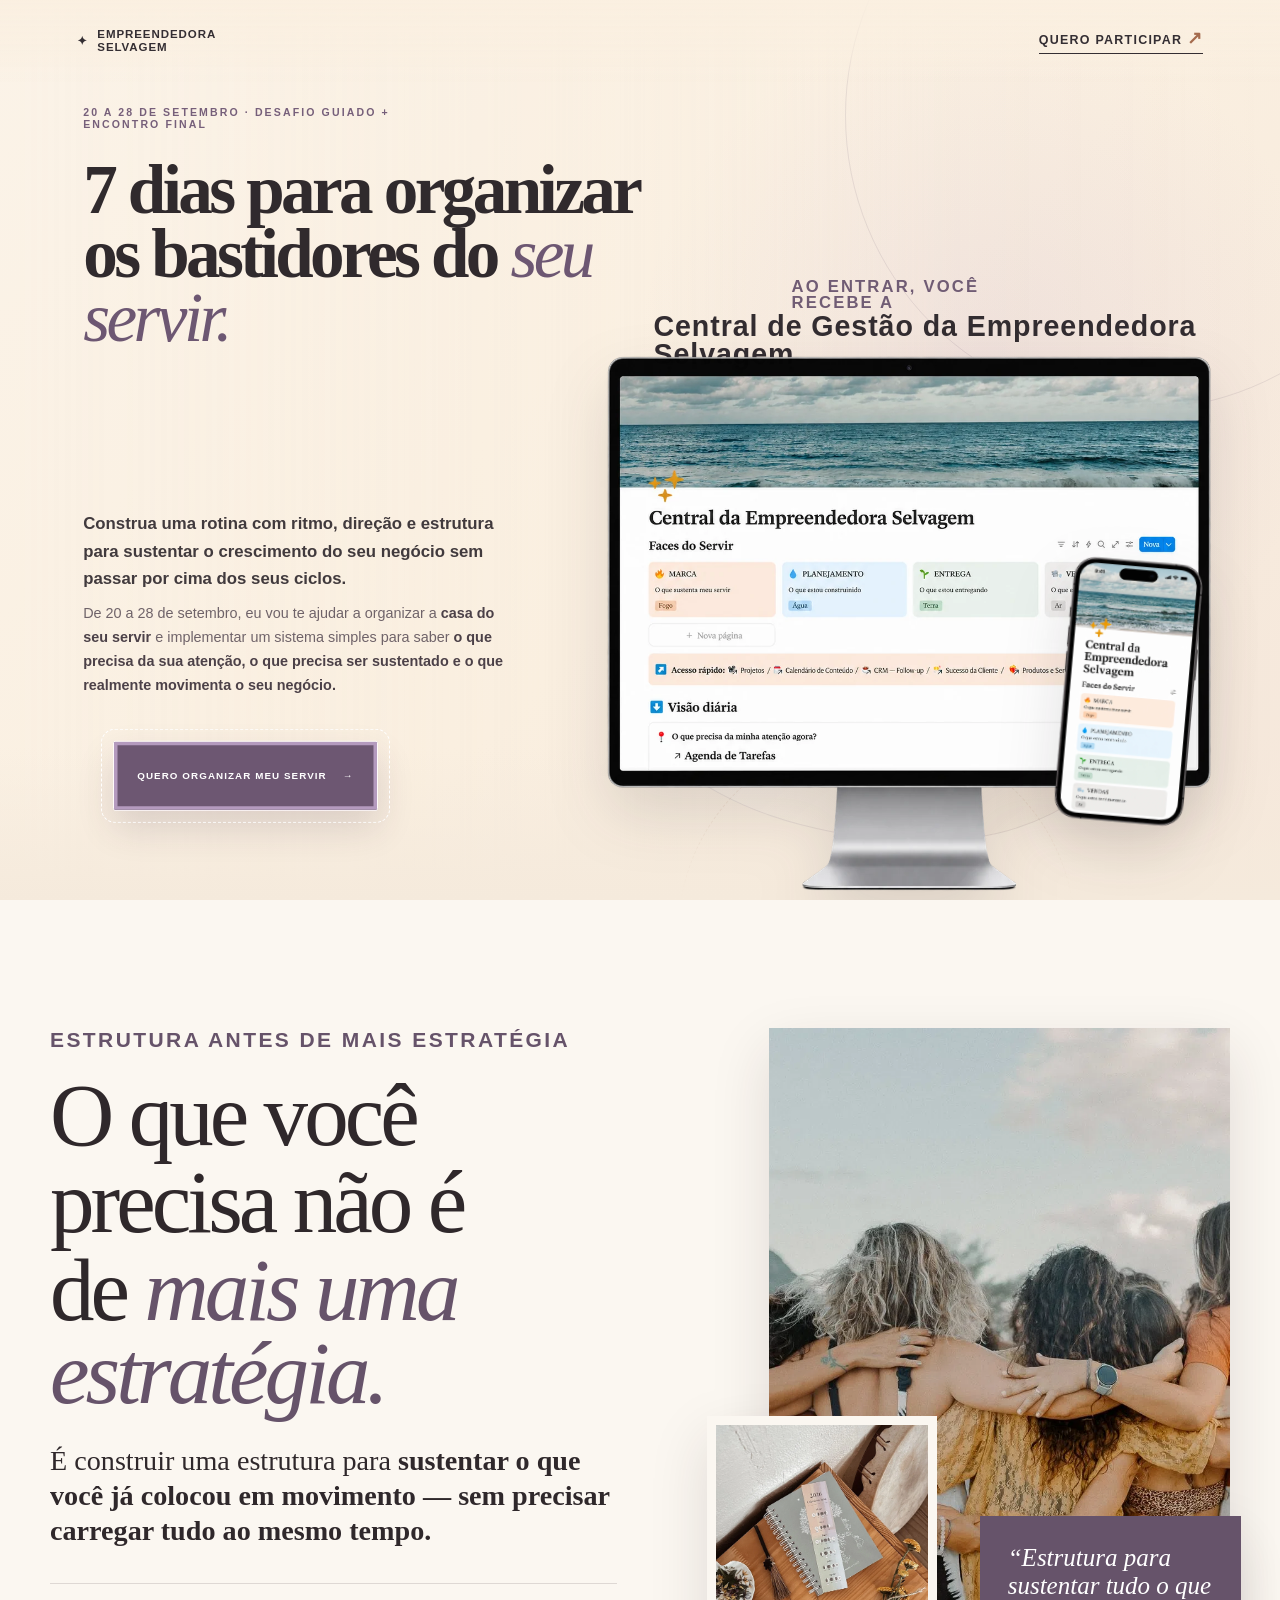
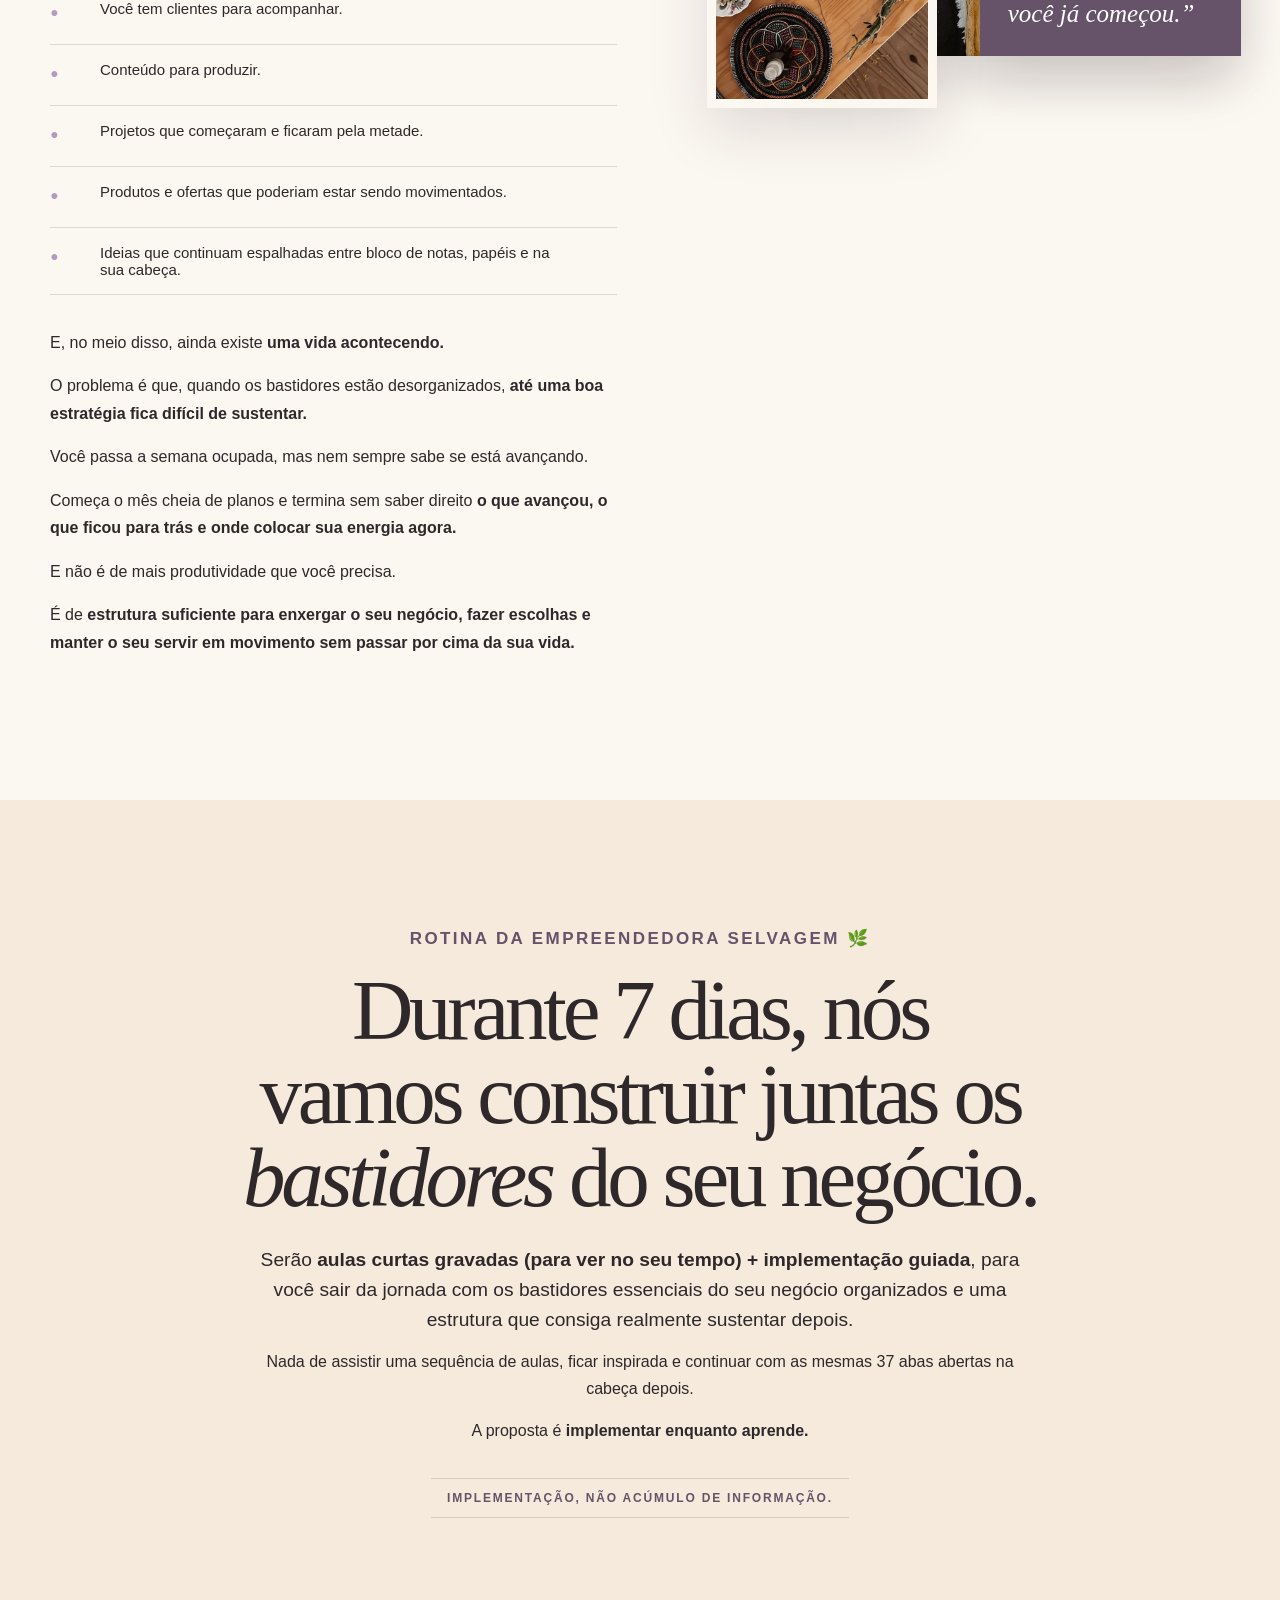
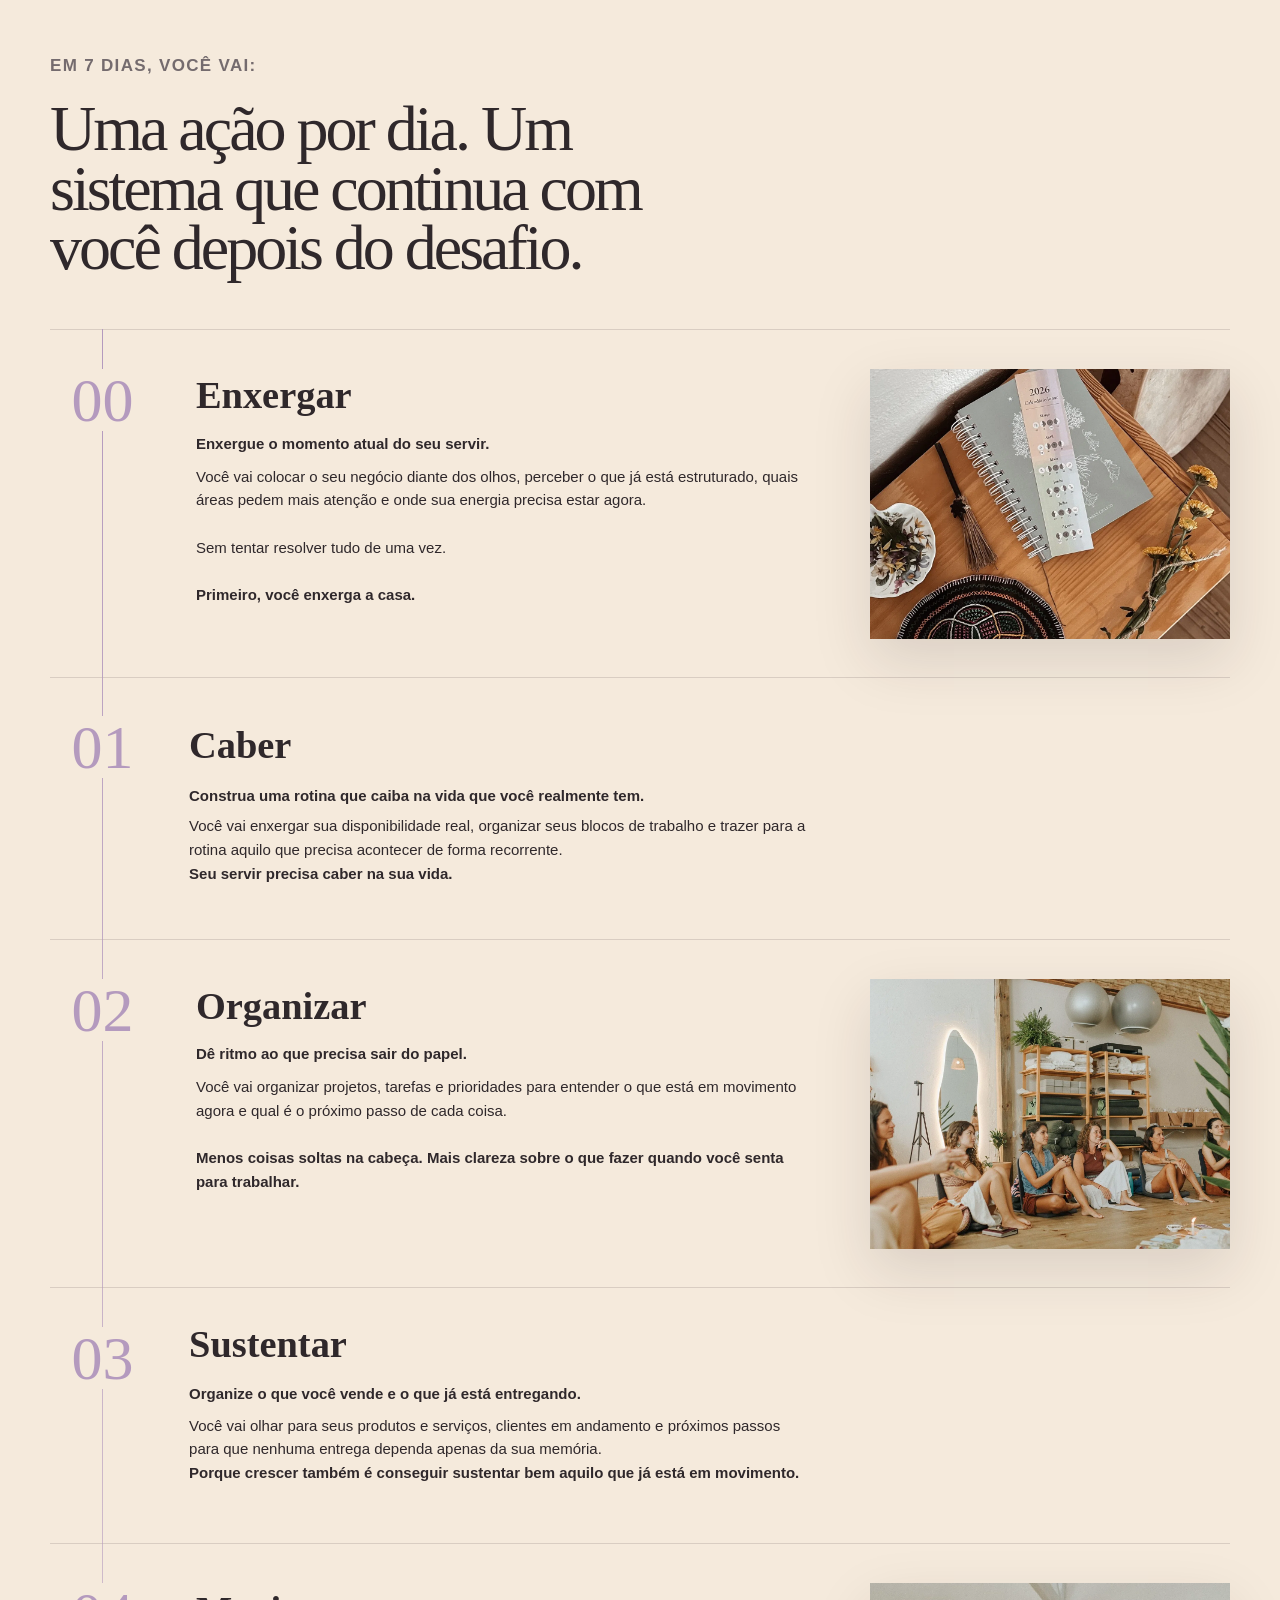
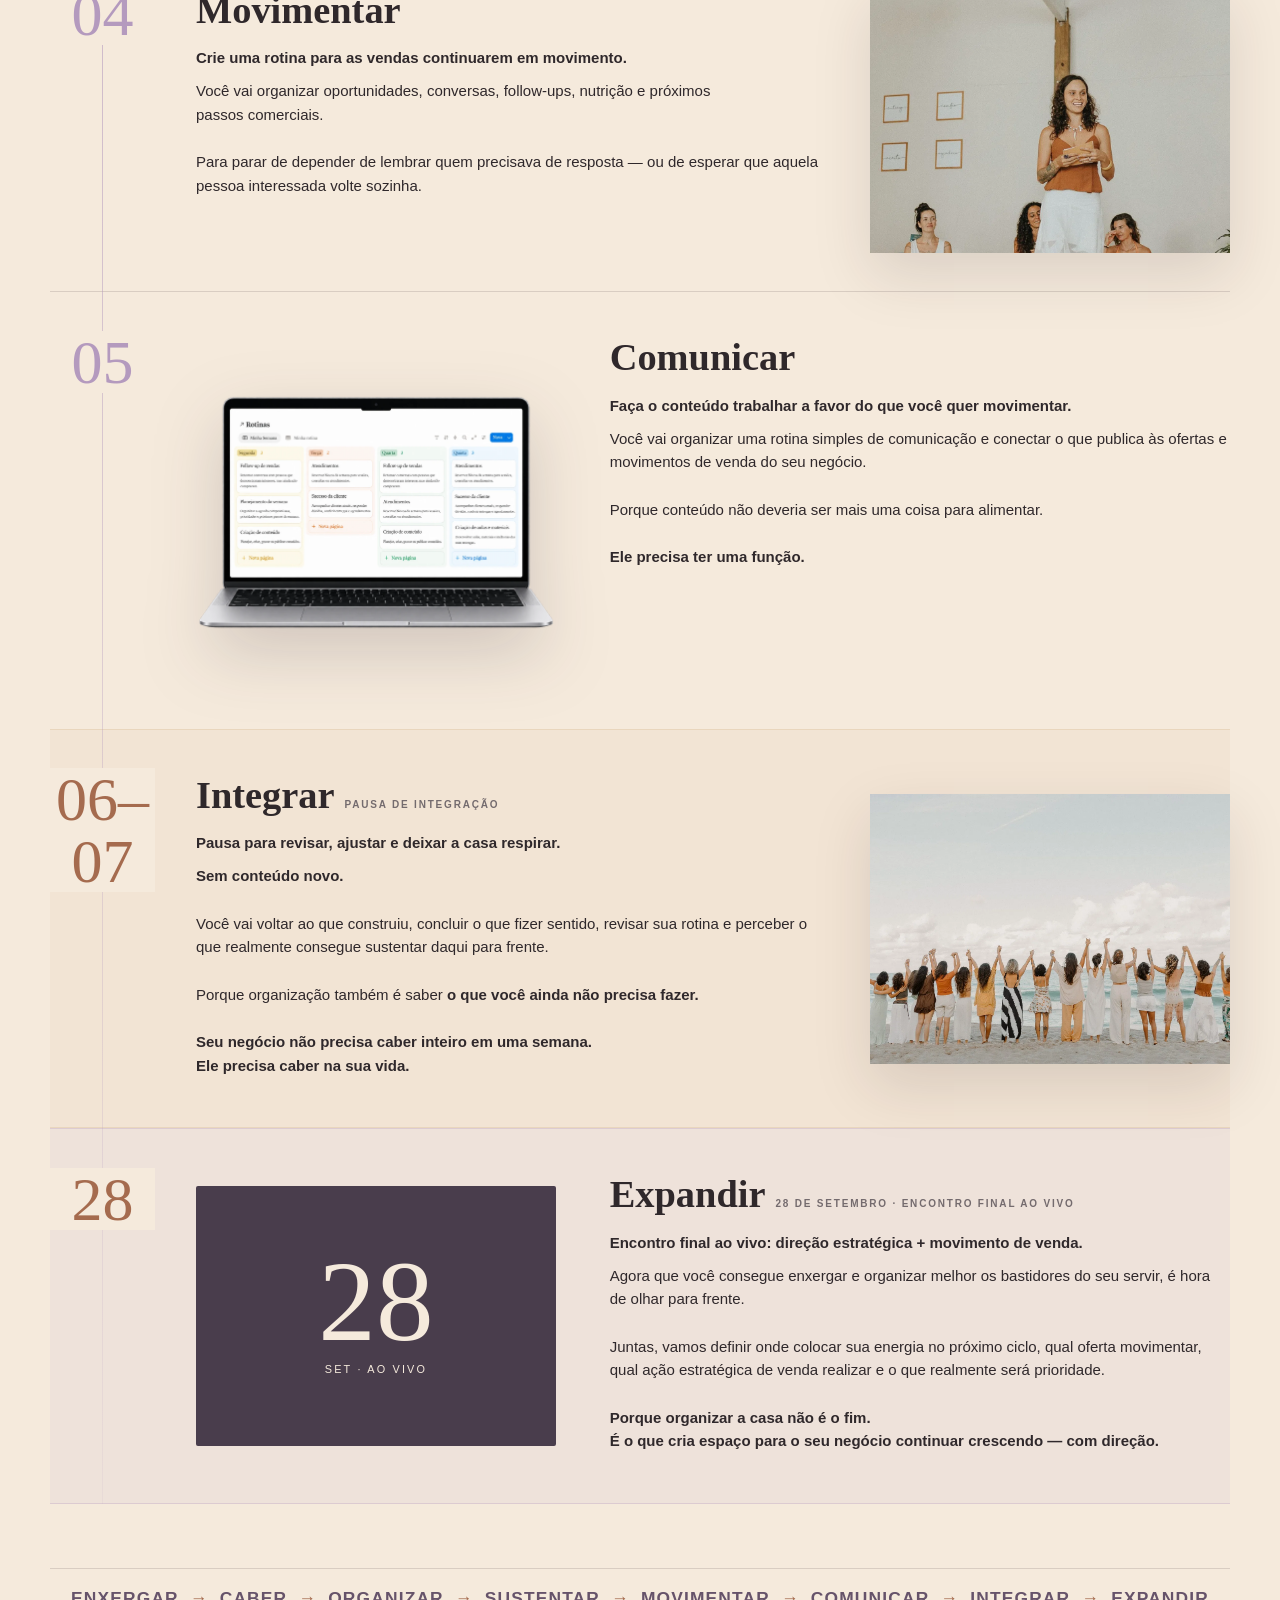
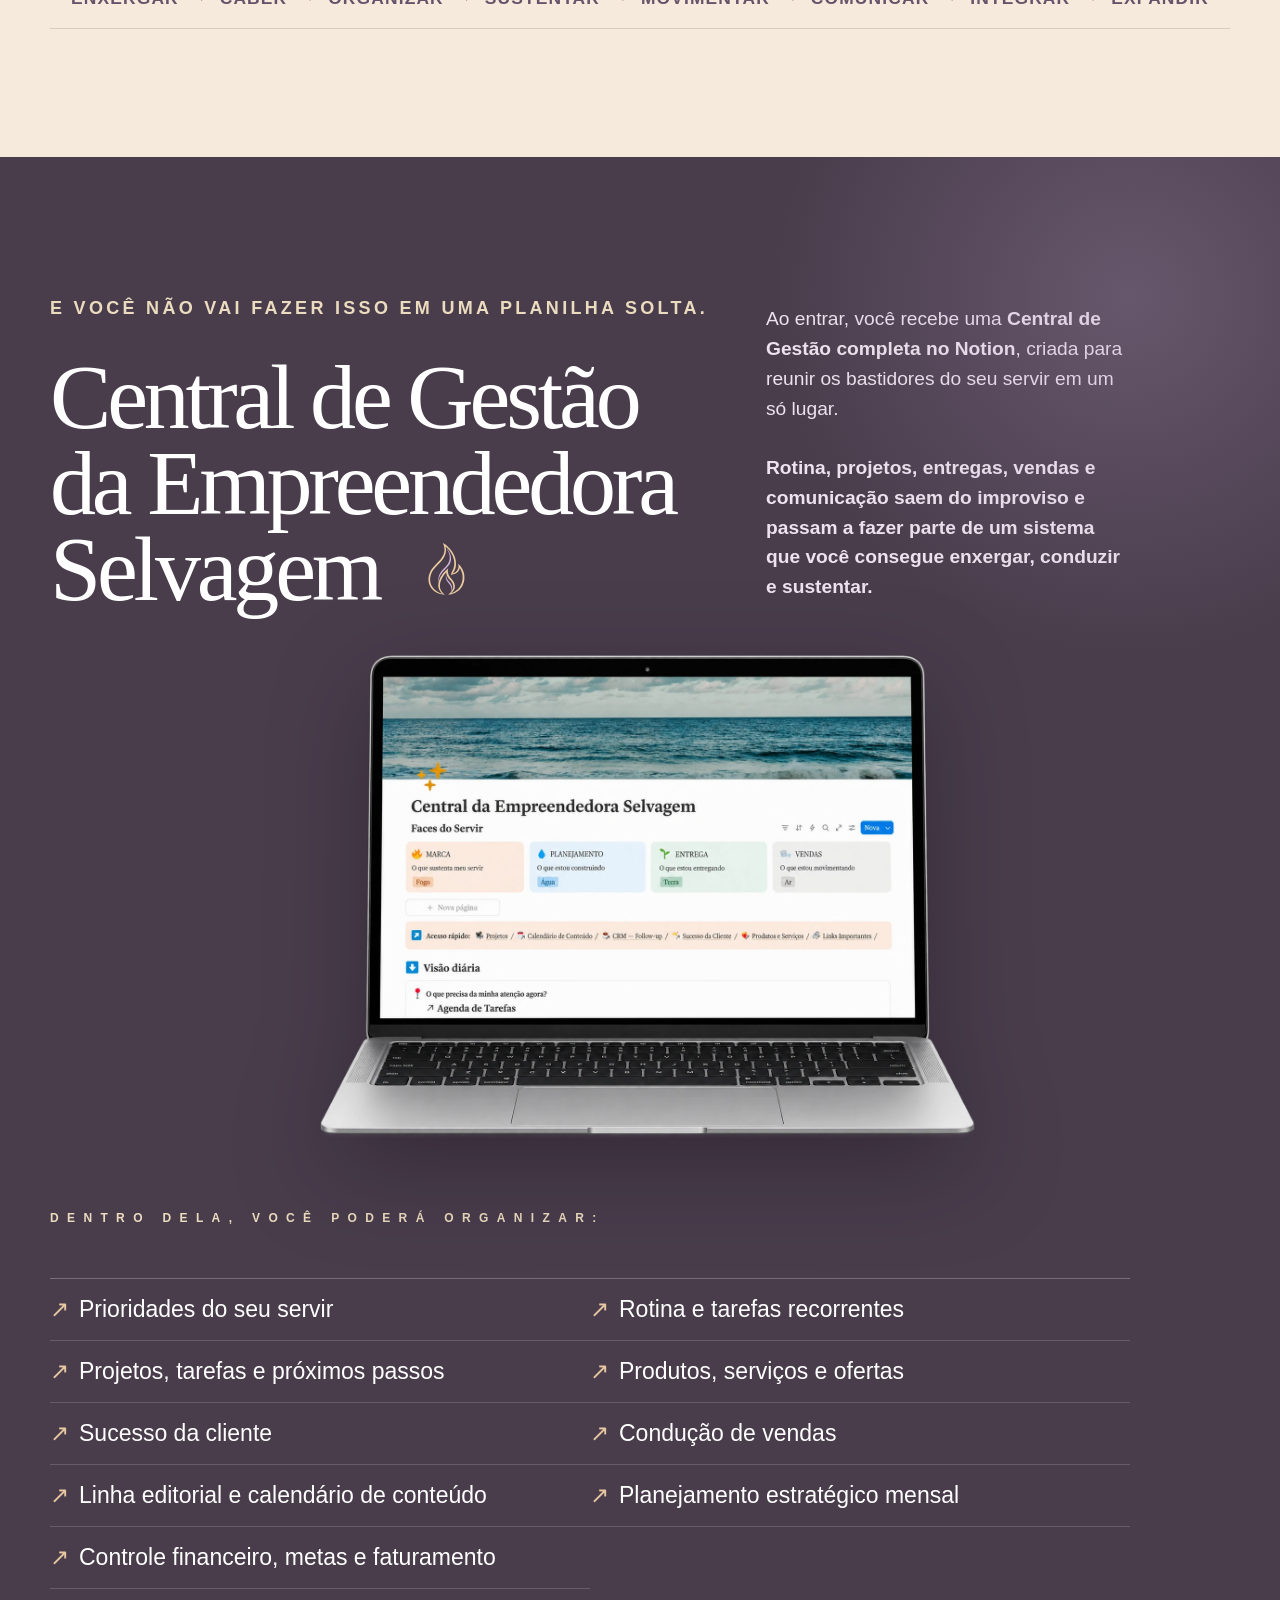
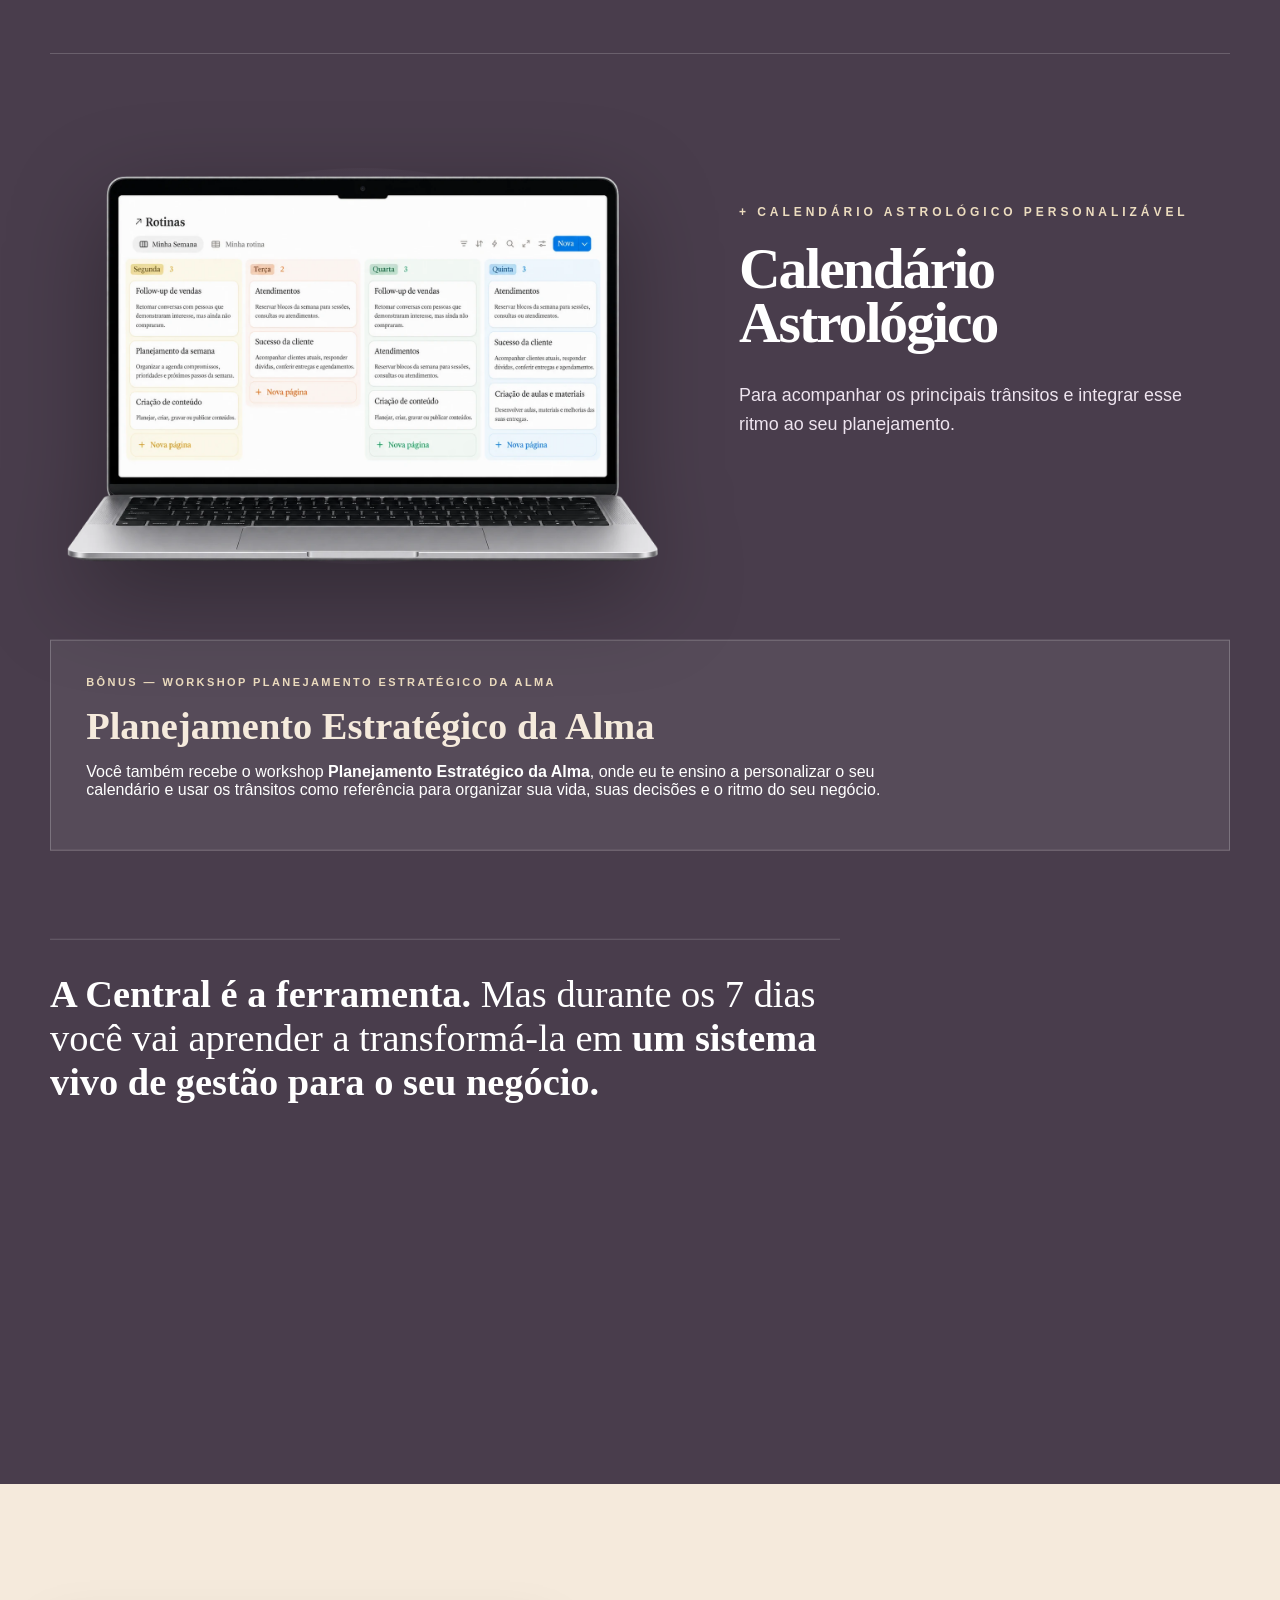
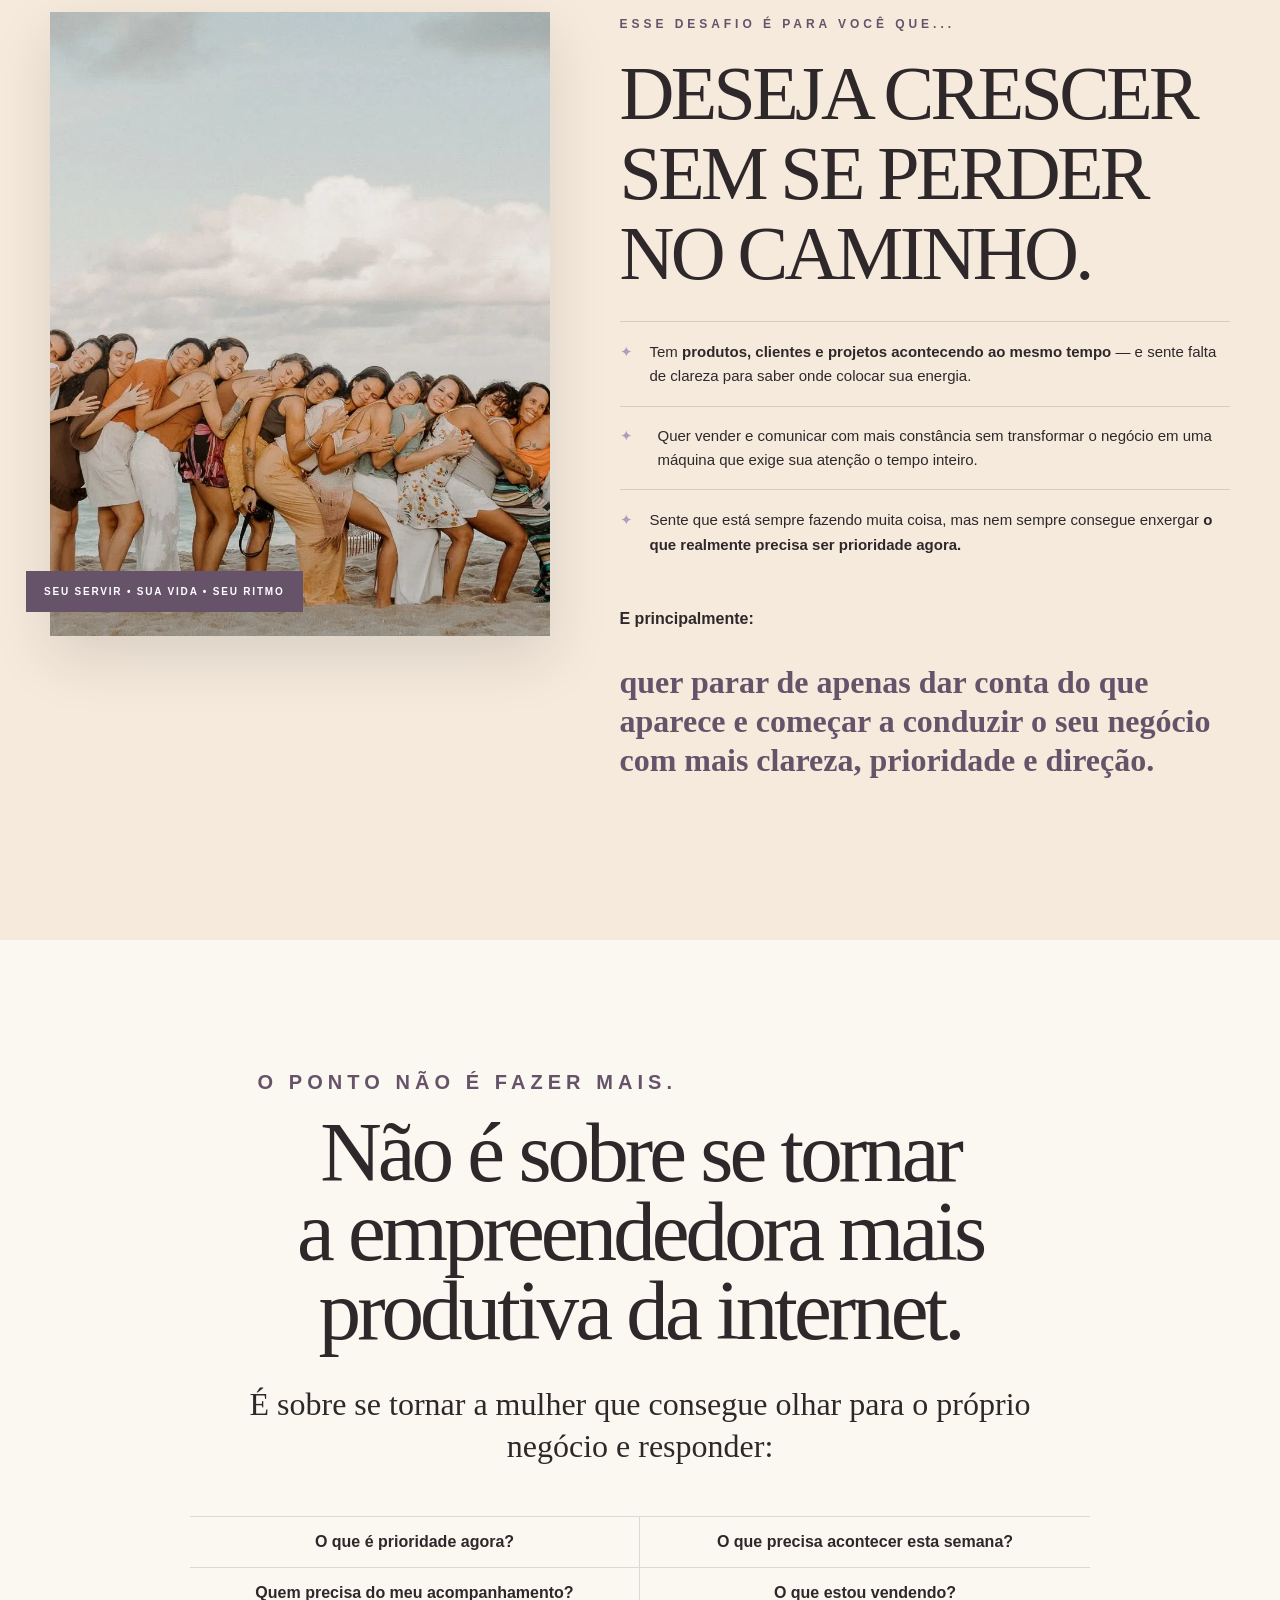
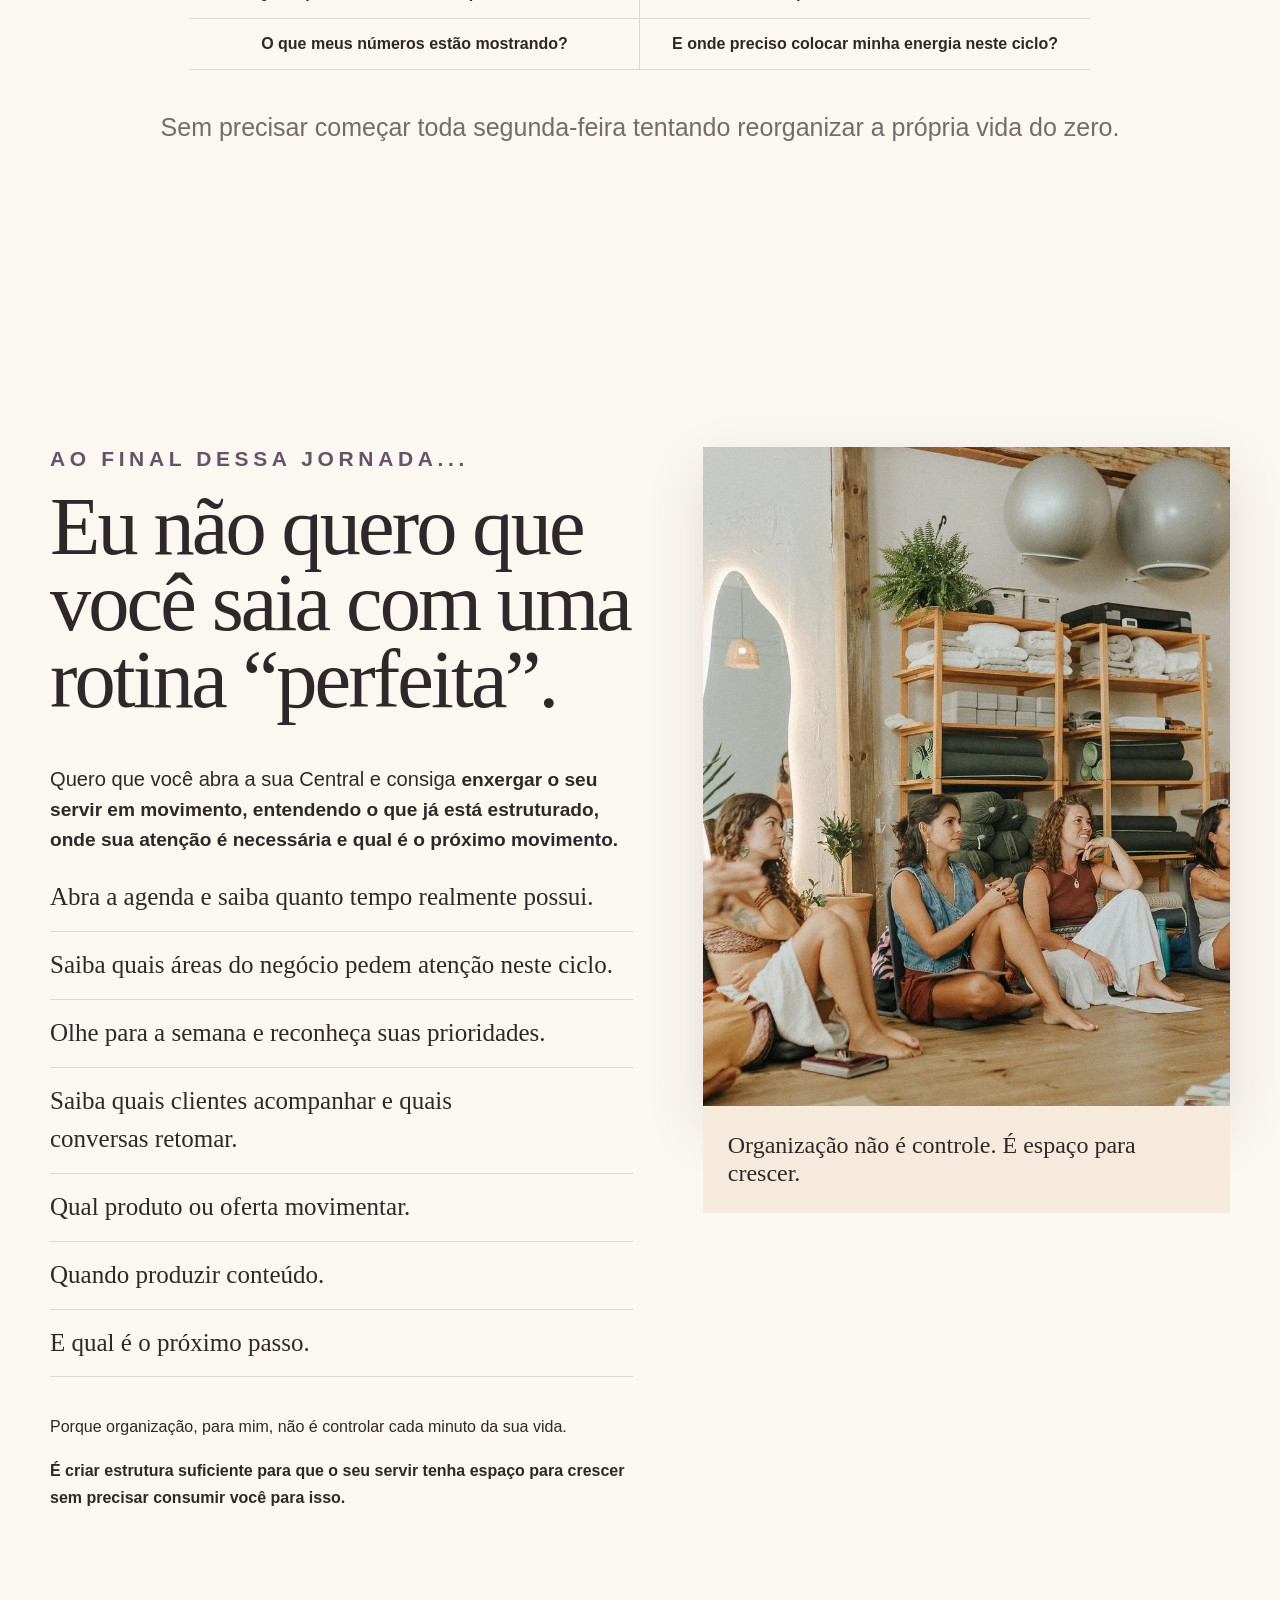
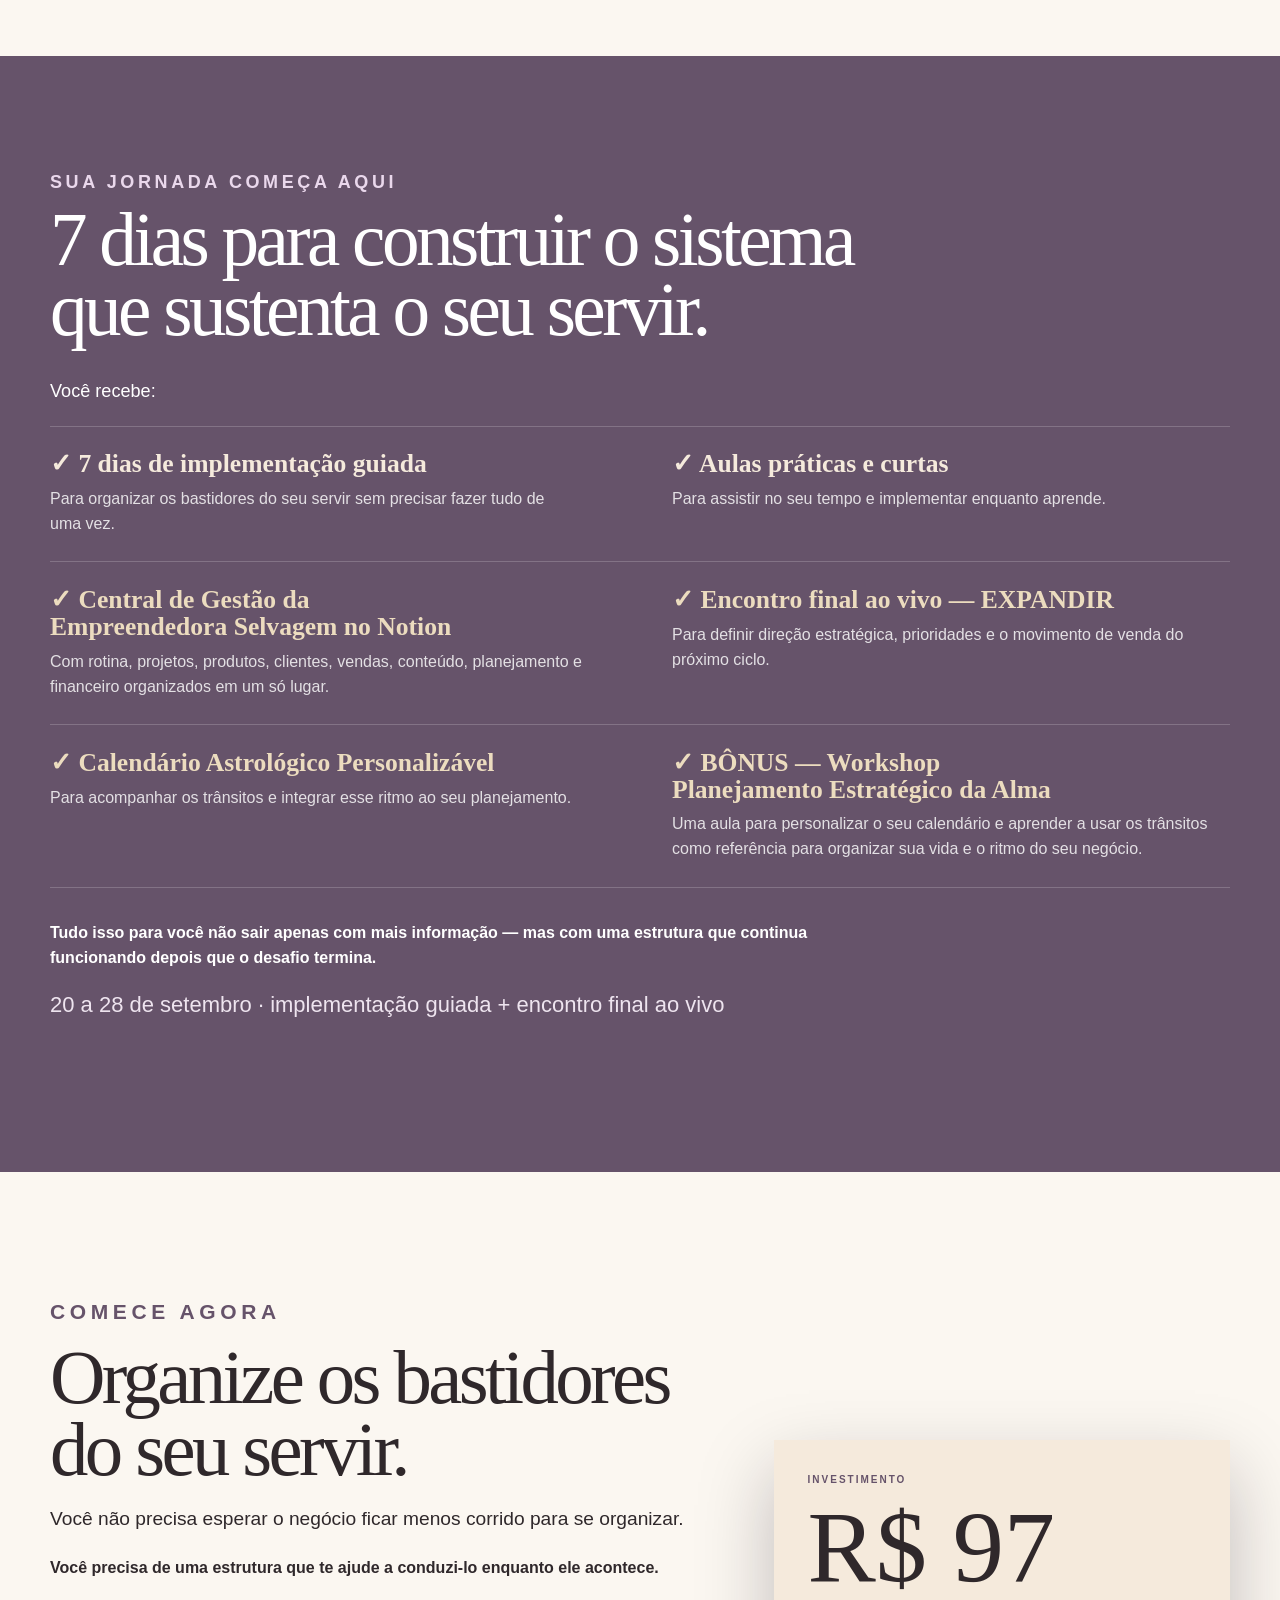
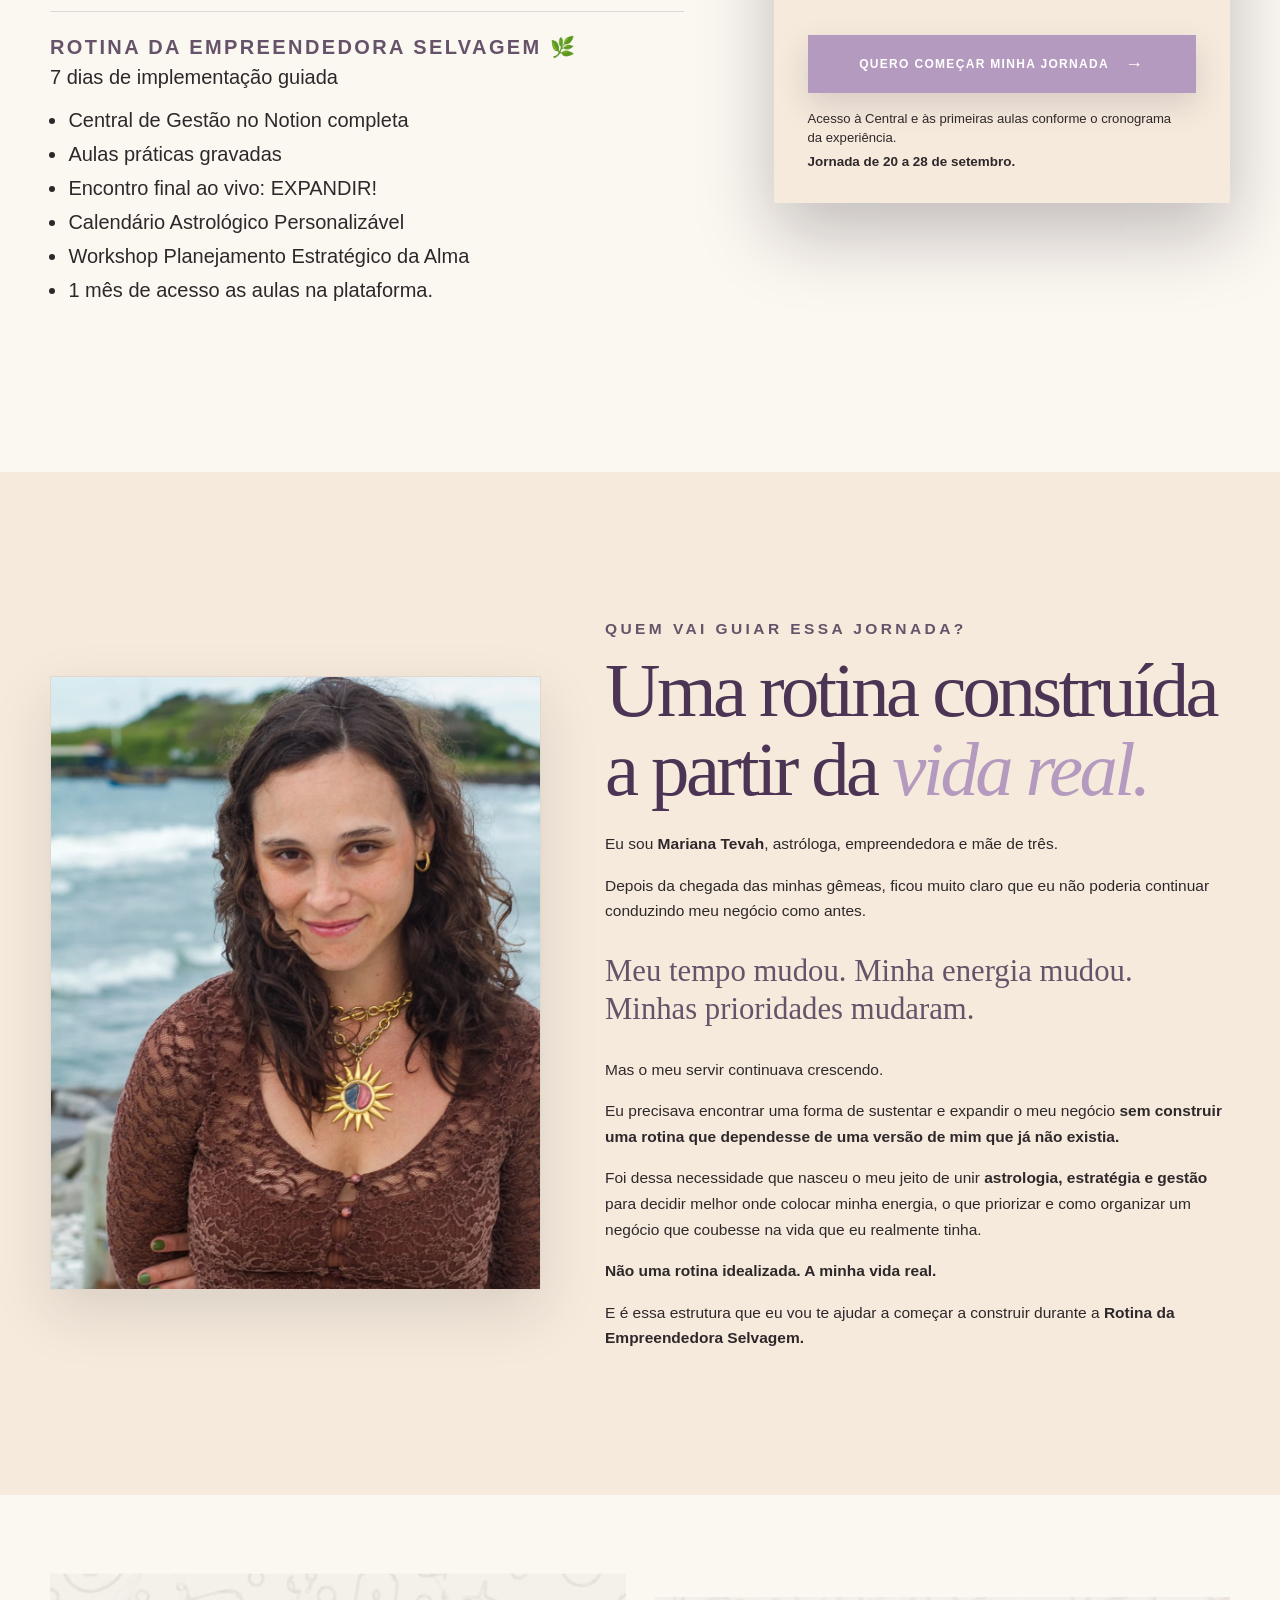
<file: index.html>
<!DOCTYPE html>

<html lang="pt-BR"><head>
<meta charset="utf-8"/>
<meta content="width=device-width,initial-scale=1,viewport-fit=cover" name="viewport"/>
<meta content="#f5eadc" name="theme-color"/>
<meta content="7 dias para organizar os bastidores do seu servir e construir uma rotina que caiba na sua vida." name="description"/>
<title>Rotina da Empreendedora Selvagem | 7 dias para organizar seu servir</title>
<link rel="icon" type="image/png" sizes="32x32" href="assets/favicon/favicon-32.png">
<link rel="icon" type="image/png" sizes="48x48" href="assets/favicon/favicon-48.png">
<link rel="apple-touch-icon" sizes="180x180" href="assets/favicon/favicon-180.png">
<link rel="stylesheet" href="assets/css/style.css">
<script>
!function(f,b,e,v,n,t,s){if(f.fbq)return;n=f.fbq=function(){n.callMethod?
n.callMethod.apply(n,arguments):n.queue.push(arguments)};if(!f._fbq)f._fbq=n;
n.push=n;n.loaded=!0;n.version='2.0';n.queue=[];t=b.createElement(e);t.async=!0;
t.src=v;s=b.getElementsByTagName(e)[0];s.parentNode.insertBefore(t,s)}
(window,document,'script','https://connect.facebook.net/en_US/fbevents.js');

fbq('init', '1551669599831665');
fbq('track', 'PageView');
</script>
<script defer src="assets/js/meta-pixel.js"></script>
<script defer src="assets/js/checkout-links.js"></script>
<script defer src="assets/js/tracker-compat.js"></script>
<script
  defer
  src="https://api-stg.soberania.cloud/tracker.js"
  data-api-tracker
  data-project-id="qa-marianatevah-20260805"
  data-environment="production"
  data-endpoint="https://api-stg.soberania.cloud/v1/events"
></script>








</head>
<body>
<div aria-hidden="true" class="progress" style="width: 94.3505%;"></div>
<header class="hero-product-header">
<a aria-label="Rotina da Empreendedora Selvagem" class="hero-product-brand" href="#topo">✦ <span>Empreendedora<br/>Selvagem</span></a>
<a class="hero-product-header-link" href="https://pay.kiwify.com.br/Yyt1sTt?src=landing_rotina&utm_source=landing&utm_medium=organic&utm_campaign=rotina_selvagem_set2026&utm_content=header_offer" data-kiwify-checkout data-track-event="click_checkout" data-track-id="header_offer" data-meta-cta="header_offer">Quero participar <span>↗</span></a>
</header>
<section aria-label="7 dias para organizar os bastidores do seu servir" class="hero hero-v2 hero-product" id="topo">
<div aria-hidden="true" class="hero-product-orb hero-product-orb-a"></div>
<div aria-hidden="true" class="hero-product-orb hero-product-orb-b"></div>
<div class="hero-product-grid">
<div class="hero-v2-content hero-product-copy reveal is-visible">
<p class="eyebrow">20 a 28 de setembro · desafio guiado + encontro final</p>
<h1 data-rwd-id="rwd-001" style="box-sizing: border-box !important;">7 dias para organizar os bastidores do <em>seu servir.</em></h1>
<p class="hero-lead layout-offset" data-rwd-id="rwd-002"><strong>Construa uma rotina com ritmo, direção e estrutura para sustentar o crescimento do seu negócio sem passar por cima dos seus ciclos.</strong></p>
<p class="hero-detail layout-offset" data-rwd-id="rwd-003">De 20 a 28 de setembro, eu vou te ajudar a organizar a <strong>casa do seu servir</strong> e implementar um sistema simples para saber <strong>o que precisa da sua atenção, o que precisa ser sustentado e o que realmente movimenta o seu negócio.</strong></p>
<a class="button button-primary hero-product-cta layout-offset" data-rwd-id="rwd-004" href="#oferta" data-track-event="click_offer" data-track-id="hero_offer" data-meta-cta="hero_offer" style="box-sizing: border-box !important; border-width: 1px !important; border-style: double !important; border-color: rgb(255, 250, 250) !important; box-shadow: rgb(180, 154, 190) 0px 0px 0px 3.5px inset, rgba(67, 46, 71, 0.16) 0px 17px 36px 0px !important; outline-width: 1.17px !important; outline-style: dashed !important; outline-offset: 11px !important;">QUERO ORGANIZAR MEU SERVIR <span>→</span></a>
<div aria-label="O que você recebe" class="hero-product-proof">
<span>7 dias de implementação</span><span>Central de Gestão no Notion</span><span>aulas práticas</span><span>encontro final ao vivo</span>
</div>
</div>
<div aria-label="Prévia da Central de Gestão da Empreendedora Selvagem" class="hero-product-visual reveal is-visible">
<div class="hero-product-kicker"><span class="layout-offset" data-rwd-id="rwd-005" style="font-size: 16.64px; box-sizing: border-box !important;"><span data-rwd-id="rwd-040" class="text-run">AO ENTRAR, VOCÊ RECEBE A</span></span><strong class="layout-offset" data-rwd-id="rwd-006" style="box-sizing: border-box !important;"><span data-rwd-id="rwd-041" class="text-run">Central de Gestão da Empreendedora Selvagem</span></strong></div>
<div class="hero-device-stage layout-offset" data-rwd-id="rwd-007">
<div class="hero-device hero-device-imac"><img alt="Central de Gestão da Empreendedora Selvagem em monitor" class="layout-offset" data-rwd-id="rwd-008" src="assets/images/hero-monitor.webp"/></div>
<div class="hero-device hero-device-phone"><img alt="Central de Gestão da Empreendedora Selvagem no celular" class="layout-offset" data-rwd-id="rwd-009" src="assets/images/hero-phone.webp" style="box-sizing: border-box !important; object-fit: contain;"/></div>
</div>
</div>
</div>
</section>
<main>
<section class="section problem" id="problema">
<div class="wrap problem-grid">
<div class="reveal is-visible">
<p class="eyebrow"><span data-rwd-id="rwd-042" class="text-run">ESTRUTURA ANTES DE MAIS ESTRATÉGIA</span></p>
<h2 class="display" style="font-size: 84px;"><span data-rwd-id="rwd-043" class="text-run"><span data-rwd-id="rwd-044" class="text-run">O que você precisa não é de </span></span><em><span data-rwd-id="rwd-045" class="text-run">mais uma estratégia.</span></em></h2>
<p class="intro">É construir uma estrutura para <strong>sustentar o que você já colocou em movimento — sem precisar carregar tudo ao mesmo tempo.</strong></p>
<ul class="problem-list">
<li>Você tem clientes para acompanhar.</li>
<li>Conteúdo para produzir.</li>
<li>Projetos que começaram e ficaram pela metade.</li>
<li>Produtos e ofertas que poderiam estar sendo movimentados.</li>
<li>Ideias que continuam espalhadas entre bloco de notas, papéis e na sua cabeça.</li>
</ul>
<p class="bodycopy">E, no meio disso, ainda existe <strong>uma vida acontecendo.</strong></p>
<p class="bodycopy">O problema é que, quando os bastidores estão desorganizados, <strong>até uma boa estratégia fica difícil de sustentar.</strong></p>
<p class="bodycopy">Você passa a semana ocupada, mas nem sempre sabe se está avançando.</p>
<p class="bodycopy">Começa o mês cheia de planos e termina sem saber direito <strong>o que avançou, o que ficou para trás e onde colocar sua energia agora.</strong></p>
<p class="bodycopy">E não é de mais produtividade que você precisa.</p>
<p class="bodycopy">É de <strong>estrutura suficiente para enxergar o seu negócio, fazer escolhas e manter o seu servir em movimento sem passar por cima da sua vida.</strong></p>
</div>
<div class="photo-stack reveal delay-1 is-visible"><img alt="Grupo de mulheres reunidas" class="photo-main" data-rwd-id="rwd-010" src="assets/images/estrutura-grupo.webp"/><img alt="Material de planejamento sobre mesa" class="photo-small" data-rwd-id="rwd-011" src="assets/images/estrutura-planejamento.webp"/><div class="photo-note" data-rwd-id="rwd-012">“Estrutura para sustentar tudo o que você já começou.”</div></div>
</div>
</section>
<section class="section routine-intro">
<div class="wrap reveal is-visible">
<p class="eyebrow journey-title"><span data-rwd-id="rwd-046" class="text-run">ROTINA DA EMPREENDEDORA SELVAGEM 🌿</span></p>
<h2 class="display"><span data-rwd-id="rwd-047" class="text-run">Durante 7 dias, nós vamos construir juntas os </span><em><span data-rwd-id="rwd-048" class="text-run">bastidores</span></em><span data-rwd-id="rwd-049" class="text-run"> do seu negócio.</span></h2>
<p class="lead">Serão <strong>aulas curtas gravadas (para ver no seu tempo) + implementação guiada</strong>, para você sair da jornada com os bastidores essenciais do seu negócio organizados e uma estrutura que consiga realmente sustentar depois.</p>
<p class="bodycopy">Nada de assistir uma sequência de aulas, ficar inspirada e continuar com as mesmas 37 abas abertas na cabeça depois.</p>
<p class="bodycopy">A proposta é <strong>implementar enquanto aprende.</strong></p>
<div class="implement">IMPLEMENTAÇÃO, NÃO ACÚMULO DE INFORMAÇÃO.</div>
</div>
</section>
<section class="section days" id="sete-dias">
<div class="wrap">
<div class="days-header reveal is-visible"><div><p class="eyebrow" style="font-size: 6px;"><span data-rwd-id="rwd-050" class="text-run"><span data-rwd-id="rwd-051" class="text-run">EM 7 DIAS, VOCÊ VAI:</span></span></p><h2 class="display">Uma ação por dia. Um sistema que continua com você depois do desafio.</h2></div></div>
<div class="timeline"><article class="day reveal is-visible"><div class="day-num">00</div><div class="day-card"><h3>Enxergar</h3><p><strong>Enxergue o momento atual do seu servir.</strong></p><p>Você vai colocar o seu negócio diante dos olhos, perceber o que já está estruturado, quais áreas pedem mais atenção e onde sua energia precisa estar agora.<br/><br/>Sem tentar resolver tudo de uma vez.<br/><br/><strong>Primeiro, você enxerga a casa.</strong></p></div><div class="day-side photo-slot"><img alt="Material de organização" src="assets/images/jornada-organizacao.webp"/></div></article><article class="day reveal reverse is-visible" data-rwd-id="rwd-013" style="box-sizing: border-box !important;"><div class="day-num">01</div><div class="day-card"><h3 class="layout-offset" data-rwd-id="rwd-014">Caber</h3><p class="layout-offset" data-rwd-id="rwd-015"><strong class="layout-offset" data-rwd-id="rwd-016">Construa uma rotina que caiba na vida que você realmente tem.</strong></p><p class="layout-offset" data-rwd-id="rwd-017">Você vai enxergar sua disponibilidade real, organizar seus blocos de trabalho e trazer para a rotina aquilo que precisa acontecer de forma recorrente.<br/><strong>Seu servir precisa caber na sua vida.</strong></p></div></article><article class="day reveal is-visible"><div class="day-num">02</div><div class="day-card"><h3>Organizar</h3><p><strong>Dê ritmo ao que precisa sair do papel.</strong></p><p>Você vai organizar projetos, tarefas e prioridades para entender o que está em movimento agora e qual é o próximo passo de cada coisa.<br/><br/><strong>Menos coisas soltas na cabeça. Mais clareza sobre o que fazer quando você senta para trabalhar.</strong></p></div><div class="day-side photo-slot"><img alt="Mulheres em círculo" src="assets/images/jornada-circulo.webp"/></div></article><article class="day reveal reverse is-visible"><div class="day-num">03</div><div class="day-card"><h3 class="layout-offset" data-rwd-id="rwd-018">Sustentar</h3><p class="layout-offset" data-rwd-id="rwd-019"><strong class="layout-offset" data-rwd-id="rwd-020">Organize o que você vende e o que já está entregando.</strong></p><p class="layout-offset" data-rwd-id="rwd-021">Você vai olhar para seus produtos e serviços, clientes em andamento e próximos passos para que nenhuma entrega dependa apenas da sua memória.<br/><strong>Porque crescer também é conseguir sustentar bem aquilo que já está em movimento.</strong></p></div></article><article class="day reveal is-visible"><div class="day-num">04</div><div class="day-card"><h3>Movimentar</h3><p><strong>Crie uma rotina para as vendas continuarem em movimento.</strong></p><p>Você vai organizar oportunidades, conversas, follow-ups, nutrição e próximos passos comerciais.<br/><br/>Para parar de depender de lembrar quem precisava de resposta — ou de esperar que aquela pessoa interessada volte sozinha.</p></div><div class="day-side photo-slot"><img alt="Mulher conduzindo um encontro" src="assets/images/jornada-encontro.webp"/></div></article><article class="day reveal reverse is-visible"><div class="day-num">05</div><div class="day-card"><h3>Comunicar</h3><p><strong>Faça o conteúdo trabalhar a favor do que você quer movimentar.</strong></p><p>Você vai organizar uma rotina simples de comunicação e conectar o que publica às ofertas e movimentos de venda do seu negócio.<br/><br/>Porque conteúdo não deveria ser mais uma coisa para alimentar.<br/><br/><strong>Ele precisa ter uma função.</strong></p></div><div class="day-side mockup-slot"><img alt="Rotinas da Central de Gestão da Empreendedora Selvagem em notebook" class="mockup-asset mockup-tablet" src="assets/images/jornada-rotinas-notebook.webp"/></div></article><article class="day reveal integration is-visible"><div class="day-num">06–07</div><div class="day-card"><h3>Integrar<span>PAUSA DE INTEGRAÇÃO</span></h3><p><strong>Pausa para revisar, ajustar e deixar a casa respirar.</strong></p><p><strong>Sem conteúdo novo.</strong><br/><br/>Você vai voltar ao que construiu, concluir o que fizer sentido, revisar sua rotina e perceber o que realmente consegue sustentar daqui para frente.<br/><br/>Porque organização também é saber <strong>o que você ainda não precisa fazer.</strong><br/><br/><strong>Seu negócio não precisa caber inteiro em uma semana.<br/>Ele precisa caber na sua vida.</strong></p></div><div class="day-side photo-slot"><img alt="Mulheres reunidas na praia" src="assets/images/jornada-praia.webp"/></div></article><article class="day reveal expand reverse is-visible"><div class="day-num">28</div><div class="day-card"><h3>Expandir<span>28 DE SETEMBRO · ENCONTRO FINAL AO VIVO</span></h3><p><strong>Encontro final ao vivo: direção estratégica + movimento de venda.</strong></p><p>Agora que você consegue enxergar e organizar melhor os bastidores do seu servir, é hora de olhar para frente.<br/><br/>Juntas, vamos definir onde colocar sua energia no próximo ciclo, qual oferta movimentar, qual ação estratégica de venda realizar e o que realmente será prioridade.<br/><br/><strong>Porque organizar a casa não é o fim.<br/>É o que cria espaço para o seu negócio continuar crescendo — com direção.</strong></p></div><div class="day-side day-live-mark"><span>28</span><small>SET · AO VIVO</small></div></article></div>
<div class="journey-logic reveal is-visible"><span style="font-size: 17.4px;">ENXERGAR</span><b style="font-size: 17.4px;">→</b><span style="font-size: 17.4px;">CABER</span><b style="font-size: 17.4px;">→</b><span style="font-size: 17.4px;">ORGANIZAR</span><b style="font-size: 17.4px;">→</b><span style="font-size: 17.4px;">SUSTENTAR</span><b style="font-size: 17.4px;">→</b><span style="font-size: 17.4px;">MOVIMENTAR</span><b style="font-size: 17.4px;">→</b><span style="font-size: 17.4px;">COMUNICAR</span><b style="font-size: 17.4px;">→</b><span style="font-size: 17.4px;">INTEGRAR</span><b style="font-size: 17.4px;">→</b><span style="font-size: 17.4px;">EXPANDIR</span></div>
</div>
</section>
<section class="section central" id="central"><div class="wrap" data-rwd-id="rwd-022" style="box-sizing: border-box !important;"><div class="central-head reveal is-visible"><div><p class="eyebrow light" data-rwd-id="rwd-023" style="font-size: 15px; box-sizing: border-box !important;"><span data-rwd-id="rwd-052" class="text-run">E VOCÊ NÃO VAI FAZER ISSO EM UMA PLANILHA SOLTA.</span></p><h2 class="display layout-offset" data-rwd-id="rwd-024"><span data-rwd-id="rwd-053" class="text-run">Central de Gestão da Empreendedora Selvagem </span><svg aria-hidden="true" class="asset-flame-svg" focusable="false" viewbox="0 0 1254 1254">
<path class="asset-icon-primary" d="M 577 170 L 587 191 L 597 219 L 603 245 L 606 285 L 603 318 L 597 343 L 588 369 L 569 406 L 542 445 L 509 483 L 421 573 L 390 613 L 370 645 L 348 694 L 338 729 L 332 771 L 333 820 L 341 859 L 353 892 L 362 910 L 379 937 L 390 951 L 422 983 L 455 1007 L 477 1019 L 505 1031 L 533 1040 L 555 1045 L 607 1051 L 608 1050 L 600 1044 L 565 1007 L 553 990 L 541 967 L 533 945 L 529 925 L 528 881 L 532 854 L 539 827 L 549 800 L 565 767 L 597 717 L 635 671 L 642 709 L 649 728 L 660 750 L 680 778 L 715 816 L 735 843 L 748 870 L 754 893 L 755 920 L 753 934 L 746 957 L 736 977 L 720 1000 L 671 1052 L 683 1051 L 734 1041 L 770 1028 L 797 1015 L 817 1003 L 841 985 L 857 971 L 881 945 L 900 919 L 917 889 L 934 845 L 939 826 L 945 791 L 945 727 L 939 691 L 932 665 L 911 614 L 897 590 L 877 562 L 866 549 L 841 525 L 845 561 L 844 581 L 840 602 L 829 628 L 818 644 L 797 664 L 765 682 L 746 690 L 744 689 L 769 652 L 782 627 L 791 603 L 799 568 L 802 539 L 801 494 L 796 459 L 787 423 L 772 383 L 755 349 L 732 312 L 704 275 L 677 245 L 640 210 L 609 187 Z M 624 231 L 638 243 L 672 278 L 697 308 L 719 340 L 736 370 L 748 396 L 761 433 L 768 462 L 773 502 L 773 531 L 769 568 L 756 613 L 731 666 L 724 685 L 720 706 L 720 721 L 730 712 L 739 707 L 786 694 L 803 686 L 822 673 L 839 656 L 851 639 L 860 620 L 867 595 L 879 614 L 890 637 L 906 681 L 911 703 L 915 733 L 915 780 L 908 824 L 895 865 L 874 906 L 849 940 L 817 971 L 783 996 L 742 1018 L 714 1029 L 713 1028 L 732 1013 L 748 997 L 764 975 L 771 962 L 779 940 L 782 923 L 782 891 L 773 856 L 761 831 L 743 805 L 700 754 L 677 714 L 668 688 L 663 658 L 664 627 L 670 599 L 620 646 L 580 692 L 552 732 L 538 756 L 521 792 L 507 834 L 506 821 L 506 848 L 505 849 L 504 847 L 499 889 L 500 913 L 506 943 L 515 967 L 531 994 L 556 1021 L 578 1037 L 574 1038 L 526 1022 L 480 998 L 447 974 L 416 943 L 389 904 L 377 879 L 370 859 L 362 820 L 361 775 L 365 745 L 373 712 L 386 679 L 404 645 L 427 612 L 452 582 L 513 521 L 554 476 L 591 425 L 610 389 L 624 350 L 631 311 L 631 273 L 628 251 L 630 251 L 627 250 L 629 248 L 626 245 L 623 233 Z" fill-rule="evenodd"></path>
<path class="asset-icon-accent flame-accent" d="M 634 700 L 629 729 L 629 760 L 631 773 L 638 797 L 644 810 L 658 832 L 688 868 L 704 891 L 715 914 L 721 934 L 723 949 L 723 963 L 721 976 L 715 997 L 705 1016 L 709 1012 L 718 998 L 726 982 L 732 965 L 736 945 L 736 926 L 734 913 L 727 891 L 718 873 L 705 854 L 663 804 L 648 779 L 643 768 L 636 743 L 633 716 Z M 629 249 L 646 273 L 668 313 L 679 338 L 687 362 L 693 389 L 695 408 L 694 441 L 690 464 L 680 494 L 668 518 L 656 537 L 626 574 L 599 601 L 564 640 L 547 662 L 534 682 L 522 705 L 515 721 L 506 749 L 500 785 L 500 817 L 505 848 L 506 810 L 512 776 L 522 745 L 539 710 L 563 676 L 580 656 L 642 594 L 673 559 L 688 537 L 700 514 L 710 487 L 711 479 L 714 471 L 717 447 L 716 412 L 711 385 L 703 360 L 688 328 L 672 302 L 653 276 Z" fill-rule="evenodd"></path>
</svg></h2></div><p class="lead">Ao entrar, você recebe uma <strong>Central de Gestão completa no Notion</strong>, criada para reunir os bastidores do seu servir em um só lugar.<br/><br/><strong>Rotina, projetos, entregas, vendas e comunicação saem do improviso e passam a fazer parte de um sistema que você consegue enxergar, conduzir e sustentar.</strong></p></div><figure class="central-overview reveal delay-1 is-visible"><img alt="Central de Gestão da Empreendedora Selvagem em notebook" class="device-laptop layout-offset" data-rwd-id="rwd-025" src="assets/images/central-overview-notebook.webp" style="box-sizing: border-box !important; object-fit: contain;"/></figure><div class="central-modules"><div class="central-copy reveal is-visible"><p class="eyebrow light layout-offset" data-rwd-id="rwd-026" style="font-size: 38px;"><span data-rwd-id="rwd-054" class="text-run">Dentro dela, você poderá organizar:</span></p><div class="module-list"><div style="font-size: 23px;">Prioridades do seu servir</div><div style="font-size: 23px;">Rotina e tarefas recorrentes</div><div style="font-size: 23px;">Projetos, tarefas e próximos passos</div><div style="font-size: 23px;">Produtos, serviços e ofertas</div><div style="font-size: 23px;">Sucesso da cliente</div><div style="font-size: 23px;">Condução de vendas</div><div style="font-size: 23px;">Linha editorial e calendário de conteúdo</div><div style="font-size: 23px;">Planejamento estratégico mensal</div><div style="font-size: 23px;">Controle financeiro, metas e faturamento</div></div></div></div><div class="central-showcase"><article aria-labelledby="central-planejamento-title" class="central-feature central-feature-tablet reveal is-visible"><div class="central-feature-device"><img alt="Rotinas da Central de Gestão da Empreendedora Selvagem em notebook" class="device-tablet" src="assets/images/central-rotinas-notebook.webp"/></div><div class="central-feature-copy"><p class="eyebrow light layout-offset" data-rwd-id="rwd-027" style="font-size: 18px;"><span data-rwd-id="rwd-055" class="text-run">+ CALENDÁRIO ASTROLÓGICO PERSONALIZÁVEL</span></p><h3 class="layout-offset" data-rwd-id="rwd-028" id="central-planejamento-title">Calendário Astrológico</h3><p class="layout-offset" data-rwd-id="rwd-029">Para acompanhar os principais trânsitos e integrar esse ritmo ao seu planejamento.</p></div></article></div><div class="central-bonus reveal is-visible layout-offset bonus-card-surface" data-rwd-id="rwd-030"><p class="eyebrow light">BÔNUS — Workshop Planejamento Estratégico da Alma</p><h3>Planejamento Estratégico da Alma</h3><p>Você também recebe o workshop <strong>Planejamento Estratégico da Alma</strong>, onde eu te ensino a personalizar o seu calendário e usar os trânsitos como referência para organizar sua vida, suas decisões e o ritmo do seu negócio.</p></div><p class="central-bridge reveal is-visible layout-offset" data-rwd-id="rwd-031"><strong>A Central é a ferramenta.</strong> Mas durante os 7 dias você vai aprender a transformá-la em <strong>um sistema vivo de gestão para o seu negócio.</strong></p></div></section>
<section class="section audience">
<div class="wrap audience-grid">
<div class="audience-photo reveal is-visible"><img alt="Grupo de mulheres reunidas" src="assets/images/publico-grupo.webp"/><span></span></div>
<div class="reveal delay-1 is-visible">
<p class="eyebrow" style="font-size: 18px;"><span data-rwd-id="rwd-056" class="text-run">Esse desafio é para você que...</span></p>
<h2 class="display"><span data-rwd-id="rwd-057" class="text-run"><span data-rwd-id="rwd-058" class="text-run">DESEJA CRESCER SEM SE PERDER NO CAMINHO.</span></span></h2>
<ul class="checks">
<li class="audience-item-products"><span class="check-copy">Tem <strong>produtos, clientes e projetos acontecendo ao mesmo tempo</strong> — e sente falta de clareza para saber onde colocar sua energia.</span></li>
<li>Quer vender e comunicar com mais constância sem transformar o negócio em uma máquina que exige sua atenção o tempo inteiro.</li>
<li class="audience-item-priorities"><span class="check-copy">Sente que está sempre fazendo muita coisa, mas nem sempre consegue enxergar <strong>o que realmente precisa ser prioridade agora.</strong></span></li>
</ul>
<p class="bodycopy"><strong>E principalmente:</strong></p>
<p class="audience-focus"><strong>quer parar de apenas dar conta do que aparece e começar a conduzir o seu negócio com mais clareza, prioridade e direção.</strong></p>
</div>
</div>
</section>
<section class="section manifesto">
<div class="wrap reveal is-visible">
<p class="eyebrow layout-offset" data-rwd-id="rwd-032" style="font-size: 23px;"><span data-rwd-id="rwd-059" class="text-run">O PONTO NÃO É FAZER MAIS.</span></p>
<h2 class="display" style="font-size: 85.2px;">Não é sobre se tornar a empreendedora mais produtiva da internet.</h2>
<p class="intro">É sobre se tornar a mulher que consegue olhar para o próprio negócio e responder:</p>
<div class="questions">
<div class="question">O que é prioridade agora?</div>
<div class="question">O que precisa acontecer esta semana?</div>
<div class="question">Quem precisa do meu acompanhamento?</div>
<div class="question">O que estou vendendo?</div>
<div class="question">O que meus números estão mostrando?</div>
<div class="question">E onde preciso colocar minha energia neste ciclo?</div>
</div>
<p class="manifesto-end" data-rwd-id="rwd-033" style="box-sizing: border-box !important;"><span data-rwd-id="rwd-060" class="text-run">Sem precisar começar toda segunda-feira tentando reorganizar a própria vida do zero.</span></p>
</div>
</section>
<section class="section outcome">
<div class="wrap outcome-grid">
<div class="reveal is-visible">
<p class="eyebrow" style="font-size: 21px;"><span data-rwd-id="rwd-061" class="text-run">AO FINAL DESSA JORNADA...</span></p>
<h2 class="display" style="font-size: 61.4px;"><span data-rwd-id="rwd-062" class="text-run">Eu não quero que você saia com uma rotina “perfeita”.</span></h2>
<p class="lead layout-offset" data-rwd-id="rwd-034"><span data-rwd-id="rwd-063" class="text-run">Quero que você abra a sua Central e consiga </span><strong><span data-rwd-id="rwd-064" class="text-run">enxergar o seu servir em movimento, entendendo o que já está estruturado, onde sua atenção é necessária e qual é o próximo movimento.</span></strong></p>
<ul class="outcome-list">
<li style="font-size: 25px;">Abra a agenda e saiba quanto tempo realmente possui.</li>
<li style="font-size: 25px;">Saiba quais áreas do negócio pedem atenção neste ciclo.</li>
<li style="font-size: 25px;">Olhe para a semana e reconheça suas prioridades.</li>
<li style="font-size: 25px;">Saiba quais clientes acompanhar e quais conversas retomar.</li>
<li style="font-size: 25px;">Qual produto ou oferta movimentar.</li>
<li style="font-size: 25px;">Quando produzir conteúdo.</li>
<li style="font-size: 25px;">E qual é o próximo passo.</li>
</ul>
<p class="bodycopy">Porque organização, para mim, não é controlar cada minuto da sua vida.</p>
<p class="bodycopy"><strong>É criar estrutura suficiente para que o seu servir tenha espaço para crescer sem precisar consumir você para isso.</strong></p>
</div>
<div class="outcome-visual reveal delay-1 is-visible"><img alt="Encontro em grupo" src="assets/images/resultado-encontro.webp"/><div class="caption">Organização não é controle. É espaço para crescer.</div></div>
</div>
</section>
<section class="section offer" id="oferta">
<div class="wrap">
<div class="offer-kicker reveal is-visible layout-offset" data-rwd-id="rwd-035" style="font-size: 18px;">SUA JORNADA COMEÇA AQUI</div>
<h2 class="display reveal is-visible" style="font-size: 75.2px;">7 dias para construir o sistema que sustenta o seu servir.</h2>
<p class="lead deliverables-intro reveal is-visible" style="font-size: 18.12px;">Você recebe:</p>
<div class="deliverables-grid">
<article class="deliverable reveal is-visible"><h3>✓ 7 dias de implementação guiada</h3><p>Para organizar os bastidores do seu servir sem precisar fazer tudo de uma vez.</p></article>
<article class="deliverable reveal is-visible"><h3>✓ Aulas práticas e curtas</h3><p>Para assistir no seu tempo e implementar enquanto aprende.</p></article>
<article class="deliverable reveal featured is-visible"><h3>✓ Central de Gestão da Empreendedora Selvagem no Notion</h3><p>Com rotina, projetos, produtos, clientes, vendas, conteúdo, planejamento e financeiro organizados em um só lugar.</p></article>
<article class="deliverable reveal featured is-visible"><h3>✓ Encontro final ao vivo — EXPANDIR</h3><p>Para definir direção estratégica, prioridades e o movimento de venda do próximo ciclo.</p></article>
<article class="deliverable reveal featured is-visible"><h3>✓ Calendário Astrológico Personalizável</h3><p>Para acompanhar os trânsitos e integrar esse ritmo ao seu planejamento.</p></article>
<article class="deliverable reveal featured is-visible"><h3>✓ BÔNUS — Workshop Planejamento Estratégico da Alma</h3><p>Uma aula para personalizar o seu calendário e aprender a usar os trânsitos como referência para organizar sua vida e o ritmo do seu negócio.</p></article>
</div>
<p class="offer-closing reveal is-visible"><strong>Tudo isso para você não sair apenas com mais informação — mas com uma estrutura que continua funcionando depois que o desafio termina.</strong></p>
<p class="offer-note reveal is-visible" style="font-size: 22px;">20 a 28 de setembro · implementação guiada + encontro final ao vivo</p>
</div>
</section>
<section class="section investment" id="investimento">
<div class="wrap investment-grid">
<div class="investment-copy reveal is-visible">
<p class="eyebrow" style="font-size: 21px;">COMECE AGORA</p>
<h2 class="display">Organize os bastidores do seu servir.</h2>
<p class="lead" data-rwd-id="rwd-036" style="box-sizing: border-box !important;">Você não precisa esperar o negócio ficar menos corrido para se organizar.</p>
<p class="bodycopy layout-offset" data-rwd-id="rwd-037"><strong>Você precisa de uma estrutura que te ajude a conduzi-lo enquanto ele acontece.</strong></p>
<div class="investment-summary layout-offset" data-rwd-id="rwd-038">
<strong style="font-size: 20px;">ROTINA DA EMPREENDEDORA SELVAGEM 🌿</strong>
<span style="font-size: 20px;">7 dias de implementação guiada</span>
<ul><li style="font-size: 20px;">Central de Gestão no Notion completa</li><li style="font-size: 20px;">Aulas práticas gravadas</li><li style="font-size: 20px;">Encontro final ao vivo: EXPANDIR!</li><li style="font-size: 20px;">Calendário Astrológico Personalizável</li><li style="font-size: 20px;">Workshop Planejamento Estratégico da Alma</li><li style="font-size: 20px;">1 mês de acesso as aulas na plataforma.</li></ul>
</div>
</div>
<div class="price-card investment-card reveal delay-1 is-visible">
<div class="price-label">INVESTIMENTO</div>
<div class="price">R$ 97</div>
<a class="button primary" href="https://pay.kiwify.com.br/Yyt1sTt?src=landing_rotina&utm_source=landing&utm_medium=organic&utm_campaign=rotina_selvagem_set2026&utm_content=investment_start" data-kiwify-checkout data-track-event="click_checkout" data-track-id="investment_start" data-meta-cta="investment_start">QUERO COMEÇAR MINHA JORNADA <span class="arrow">→</span></a>
<p class="investment-access">Acesso à Central e às primeiras aulas conforme o cronograma da experiência.</p>
<p class="investment-date"><strong>Jornada de 20 a 28 de setembro.</strong></p>
</div>
</div>
</section>
<section class="section guide">
<div class="wrap guide-grid">
<div class="guide-visual reveal is-visible"><img class="guide-photo" src="assets/images/mariana-tevah.webp" alt="Mariana Tevah" loading="lazy" decoding="async"></div>
<div class="guide-copy reveal delay-1 is-visible">
<p class="eyebrow">QUEM VAI GUIAR ESSA JORNADA?</p>
<h2 class="display" style="color: rgb(180, 154, 190) !important; line-height: 0.88 !important;"><span style="color: rgb(76, 52, 85) !important;" class="text-run">Uma rotina construída a partir da</span> <em><span data-rwd-id="rwd-065" style="color: rgb(180, 154, 190) !important;" class="text-run">vida real.</span></em></h2>
<p>Eu sou <strong>Mariana Tevah</strong>, astróloga, empreendedora e mãe de três.</p>
<p>Depois da chegada das minhas gêmeas, ficou muito claro que eu não poderia continuar conduzindo meu negócio como antes.</p>
<p class="pull">Meu tempo mudou. Minha energia mudou. Minhas prioridades mudaram.</p>
<p>Mas o meu servir continuava crescendo.</p>
<p>Eu precisava encontrar uma forma de sustentar e expandir o meu negócio <strong>sem construir uma rotina que dependesse de uma versão de mim que já não existia.</strong></p>
<p>Foi dessa necessidade que nasceu o meu jeito de unir <strong>astrologia, estratégia e gestão</strong> para decidir melhor onde colocar minha energia, o que priorizar e como organizar um negócio que coubesse na vida que eu realmente tinha.</p>
<p><strong>Não uma rotina idealizada. A minha vida real.</strong></p>
<p>E é essa estrutura que eu vou te ajudar a começar a construir durante a <strong>Rotina da Empreendedora Selvagem.</strong></p>
</div>
</div>
</section>
<section class="section proof">
<div class="wrap">
<div aria-label="Depoimentos reais de participantes" class="proof-grid-real"><figure class="proof-shot reveal is-visible layout-offset" data-rwd-id="rwd-039" style="box-sizing: border-box !important;"><img alt="Depoimento real enviado por participante" src="assets/images/depoimento-01.webp"/></figure><figure class="proof-shot reveal is-visible"><img alt="Depoimento real enviado por participante" src="assets/images/depoimento-02.webp"/></figure><figure class="proof-shot reveal is-visible"><img alt="Depoimento real enviado por participante" src="assets/images/depoimento-03.webp"/></figure><figure class="proof-shot reveal is-visible"><img alt="Depoimento real enviado por participante" src="assets/images/depoimento-04.webp"/></figure></div>
<div class="proof-closing reveal is-visible">
<p>Você não precisa administrar o seu servir inteiro na força da memória.</p>
<p>Nem encontrar uma rotina milagrosa.</p>
<p>Nem se tornar uma pessoa naturalmente organizada antes de começar.</p>
<strong>Você precisa de uma estrutura simples o suficiente para usar e forte o suficiente para sustentar o negócio que deseja construir.</strong>
<p><strong>E é essa estrutura que nós vamos começar a construir juntas nessa jornada.</strong></p>
</div>
</div>
</section>
<section class="section final"><div class="wrap reveal is-visible"><div class="final-rose"><svg aria-hidden="true" class="asset-flower-svg" focusable="false" viewbox="0 0 1254 1254">
<path class="asset-icon-primary" d="M 627 68 L 610 96 L 566 145 L 547 169 L 530 196 L 521 215 L 510 248 L 506 270 L 504 292 L 504 312 L 506 328 L 505 335 L 495 322 L 474 301 L 454 285 L 426 268 L 398 256 L 352 245 L 333 243 L 265 241 L 247 238 L 223 231 L 229 247 L 234 272 L 238 338 L 242 367 L 253 405 L 265 431 L 281 456 L 298 477 L 322 500 L 277 500 L 259 502 L 231 508 L 206 517 L 180 531 L 164 542 L 137 565 L 99 602 L 70 622 L 72 625 L 85 633 L 106 650 L 157 701 L 175 715 L 196 728 L 215 737 L 253 748 L 279 751 L 321 750 L 292 778 L 280 793 L 260 826 L 250 850 L 244 869 L 239 894 L 234 974 L 231 992 L 224 1017 L 247 1010 L 266 1007 L 349 1003 L 367 1000 L 399 991 L 432 976 L 461 957 L 479 942 L 505 914 L 505 964 L 507 980 L 513 1006 L 524 1035 L 534 1054 L 549 1076 L 570 1101 L 608 1141 L 626 1169 L 628 1169 L 640 1149 L 651 1135 L 704 1077 L 717 1058 L 730 1034 L 740 1008 L 746 984 L 749 959 L 749 916 L 777 945 L 797 961 L 824 978 L 853 991 L 896 1002 L 994 1008 L 1014 1012 L 1029 1017 L 1021 989 L 1019 976 L 1015 907 L 1012 886 L 1000 844 L 988 818 L 975 797 L 960 778 L 930 750 L 974 751 L 1003 747 L 1025 741 L 1054 729 L 1091 705 L 1108 690 L 1149 648 L 1183 623 L 1166 613 L 1147 599 L 1107 560 L 1088 544 L 1071 532 L 1043 517 L 1010 506 L 989 502 L 930 501 L 948 485 L 970 460 L 989 430 L 1001 403 L 1012 361 L 1015 337 L 1019 272 L 1022 255 L 1029 231 L 1010 237 L 987 241 L 933 242 L 900 245 L 883 248 L 852 257 L 822 271 L 796 288 L 777 304 L 749 334 L 749 285 L 746 261 L 740 236 L 731 212 L 720 190 L 703 164 L 649 102 Z M 627 94 L 644 124 L 688 180 L 704 205 L 722 247 L 730 287 L 730 328 L 722 369 L 706 410 L 676 465 L 670 479 L 665 497 L 664 517 L 668 532 L 679 538 L 681 514 L 689 485 L 733 393 L 757 354 L 771 337 L 790 318 L 806 305 L 828 291 L 854 279 L 872 273 L 912 265 L 976 260 L 995 256 L 1007 251 L 1009 252 L 1004 264 L 998 290 L 992 346 L 982 391 L 975 410 L 963 434 L 943 462 L 927 479 L 913 491 L 883 511 L 764 569 L 739 575 L 716 575 L 721 586 L 723 588 L 735 591 L 756 591 L 780 584 L 837 552 L 884 531 L 924 521 L 941 519 L 968 519 L 991 522 L 1022 531 L 1045 542 L 1078 564 L 1130 608 L 1157 624 L 1129 642 L 1077 688 L 1053 705 L 1028 718 L 1012 724 L 975 732 L 934 732 L 905 727 L 876 718 L 848 706 L 799 679 L 775 668 L 749 662 L 731 663 L 722 666 L 716 679 L 732 678 L 755 682 L 784 693 L 809 706 L 848 723 L 886 742 L 906 755 L 922 768 L 941 787 L 955 805 L 969 828 L 986 871 L 993 907 L 1000 968 L 1003 981 L 1009 996 L 1007 997 L 998 993 L 976 988 L 909 982 L 867 973 L 843 964 L 825 955 L 807 944 L 789 930 L 774 916 L 757 896 L 733 858 L 689 767 L 681 739 L 679 714 L 668 720 L 664 736 L 666 759 L 673 780 L 708 845 L 720 875 L 727 902 L 730 921 L 730 957 L 723 993 L 713 1020 L 705 1036 L 681 1071 L 645 1114 L 627 1143 L 608 1113 L 568 1065 L 550 1038 L 538 1014 L 530 991 L 524 959 L 524 919 L 534 874 L 547 842 L 581 780 L 588 760 L 590 748 L 590 734 L 588 724 L 585 719 L 575 714 L 573 739 L 569 756 L 561 776 L 523 853 L 511 874 L 497 894 L 480 914 L 463 930 L 425 956 L 399 968 L 378 975 L 342 982 L 275 988 L 260 991 L 245 997 L 243 996 L 248 985 L 254 960 L 259 908 L 268 866 L 277 841 L 285 825 L 300 801 L 312 786 L 330 768 L 349 753 L 389 730 L 491 684 L 521 678 L 537 679 L 538 678 L 531 666 L 515 662 L 504 662 L 483 666 L 469 671 L 392 711 L 350 726 L 318 732 L 277 732 L 245 726 L 219 716 L 202 707 L 167 681 L 126 643 L 108 630 L 95 623 L 122 605 L 170 565 L 199 545 L 225 532 L 239 527 L 278 519 L 318 519 L 350 525 L 395 541 L 428 558 L 452 573 L 479 586 L 498 591 L 519 591 L 530 588 L 538 575 L 515 575 L 487 568 L 428 538 L 384 518 L 361 505 L 341 491 L 329 481 L 309 460 L 290 433 L 272 394 L 262 353 L 253 280 L 244 252 L 245 251 L 261 257 L 278 260 L 347 266 L 381 273 L 409 283 L 429 293 L 464 318 L 483 337 L 496 353 L 518 388 L 566 489 L 573 515 L 575 538 L 586 532 L 588 528 L 590 517 L 588 493 L 577 463 L 559 432 L 543 400 L 531 367 L 523 322 L 524 284 L 532 246 L 540 225 L 551 203 L 566 180 L 608 127 L 618 112 Z" fill-rule="evenodd"></path>
<path class="asset-icon-accent" d="M 627 840 L 624 855 L 622 888 L 621 889 L 621 909 L 620 910 L 621 1000 L 622 1001 L 624 1059 L 625 1060 L 627 1098 L 630 1034 L 631 1033 L 633 955 L 634 954 L 633 897 L 632 896 L 630 859 Z M 785 784 L 821 825 L 873 877 L 928 928 L 973 967 L 948 939 L 849 836 L 818 808 L 795 790 Z M 467 784 L 436 807 L 406 834 L 288 957 L 280 967 L 313 939 L 382 875 L 433 824 L 462 792 Z M 623 729 L 623 799 L 614 806 L 612 816 L 613 820 L 618 826 L 629 829 L 633 828 L 639 823 L 642 813 L 639 805 L 631 800 L 631 731 L 630 729 Z M 702 696 L 698 700 L 698 702 L 753 757 L 752 769 L 755 775 L 761 779 L 771 779 L 776 776 L 781 767 L 781 762 L 779 757 L 770 750 L 761 751 L 757 750 L 717 709 Z M 551 695 L 549 695 L 494 750 L 482 749 L 473 756 L 472 769 L 478 776 L 482 778 L 491 778 L 498 773 L 501 767 L 500 755 L 555 701 L 555 699 Z M 841 623 L 835 614 L 831 612 L 822 612 L 814 618 L 812 623 L 730 623 L 729 630 L 811 630 L 818 639 L 822 641 L 831 641 L 839 635 L 841 631 Z M 412 621 L 412 632 L 421 641 L 431 641 L 437 637 L 439 633 L 443 630 L 523 630 L 523 623 L 441 623 L 437 616 L 431 612 L 421 612 Z M 854 627 L 890 629 L 891 628 L 922 627 L 923 626 L 935 626 L 975 622 L 991 622 L 992 621 L 1051 621 L 1052 622 L 1078 622 L 1079 623 L 1105 624 L 1066 617 L 1027 612 L 977 610 L 976 611 L 957 611 L 929 614 L 923 616 L 911 617 Z M 147 624 L 195 622 L 196 621 L 261 621 L 262 622 L 280 622 L 318 626 L 366 628 L 367 629 L 382 629 L 398 627 L 316 613 L 296 611 L 275 611 L 274 610 L 225 612 L 198 615 Z M 613 533 L 594 538 L 579 545 L 565 555 L 551 570 L 541 587 L 535 604 L 533 614 L 533 639 L 536 653 L 543 670 L 557 690 L 569 701 L 585 711 L 600 717 L 613 720 L 641 720 L 659 715 L 679 705 L 687 699 L 703 682 L 712 667 L 719 646 L 721 630 L 720 613 L 714 591 L 705 574 L 700 567 L 682 550 L 662 539 L 646 534 L 626 532 Z M 618 544 L 635 544 L 647 546 L 661 551 L 676 560 L 688 571 L 697 583 L 704 597 L 709 619 L 709 636 L 706 651 L 700 665 L 689 681 L 681 689 L 667 699 L 651 706 L 635 709 L 618 709 L 603 706 L 585 698 L 575 691 L 562 678 L 555 668 L 547 650 L 544 634 L 544 619 L 547 603 L 556 583 L 570 566 L 583 556 L 599 548 Z M 773 471 L 765 470 L 758 473 L 755 476 L 753 481 L 753 489 L 755 492 L 754 494 L 697 551 L 701 555 L 703 555 L 731 528 L 760 498 L 772 499 L 779 494 L 782 488 L 782 483 L 780 477 Z M 476 474 L 471 484 L 473 493 L 480 499 L 484 500 L 494 499 L 551 556 L 556 551 L 499 494 L 501 483 L 498 476 L 495 473 L 488 470 L 484 470 Z M 624 418 L 615 423 L 612 430 L 612 434 L 615 441 L 623 447 L 623 522 L 631 523 L 631 458 L 630 453 L 631 447 L 636 444 L 641 437 L 641 428 L 640 425 L 635 420 L 630 418 Z M 973 286 L 938 315 L 874 374 L 804 446 L 786 468 L 800 459 L 844 421 Z M 279 285 L 357 368 L 411 423 L 439 448 L 443 450 L 458 463 L 467 468 L 463 462 L 433 429 L 381 376 L 314 314 Z M 627 143 L 625 183 L 624 184 L 623 225 L 622 226 L 621 277 L 620 278 L 620 345 L 621 346 L 623 383 L 627 408 L 631 379 L 632 353 L 633 352 L 633 329 L 634 328 L 633 261 L 632 260 L 631 212 L 630 211 Z" fill-rule="evenodd"></path>
</svg></div><p class="eyebrow light">ROTINA DA EMPREENDEDORA SELVAGEM</p><h2 class="display">Nos vemos na Rotina da Empreendedora Selvagem.</h2><a class="button light" href="https://pay.kiwify.com.br/Yyt1sTt?src=landing_rotina&utm_source=landing&utm_medium=organic&utm_campaign=rotina_selvagem_set2026&utm_content=final_offer" data-kiwify-checkout data-track-event="click_checkout" data-track-id="final_offer" data-meta-cta="final_offer">QUERO CONSTRUIR ESSA ROTINA <span class="arrow">→</span></a><p class="final-meta"><span class="access-item">20 a 28 de setembro</span><span aria-hidden="true" class="access-sep">·</span><span class="access-item">Central de Gestão + implementação guiada + encontro final ao vivo</span></p></div></section>
</main>
<footer class="site-footer" aria-label="Informações institucionais">
  <div class="site-footer-inner">
    <a class="site-footer-brand" href="#topo" aria-label="Voltar ao início">Empreendedora Selvagem</a>
    <nav class="site-footer-links" aria-label="Links legais">
      <a href="termos-de-uso.html">Termos de Uso</a>
      <a href="privacidade.html">Privacidade</a>
    </nav>
    <p class="site-footer-copy">© 2026 Empreendedora Selvagem. Todos os direitos reservados.</p>
  </div>
</footer>
<div aria-hidden="true" class="sticky-cta"><span>7 dias para organizar o seu servir</span><a class="button" href="https://pay.kiwify.com.br/Yyt1sTt?src=landing_rotina&utm_source=landing&utm_medium=organic&utm_campaign=rotina_selvagem_set2026&utm_content=sticky_offer" data-kiwify-checkout data-track-event="click_checkout" data-track-id="sticky_offer" data-meta-cta="sticky_offer">Quero participar →</a></div>


<script defer src="assets/js/main.js"></script>
<script defer src="assets/js/tracking-events.js"></script>
</body></html>
</file>
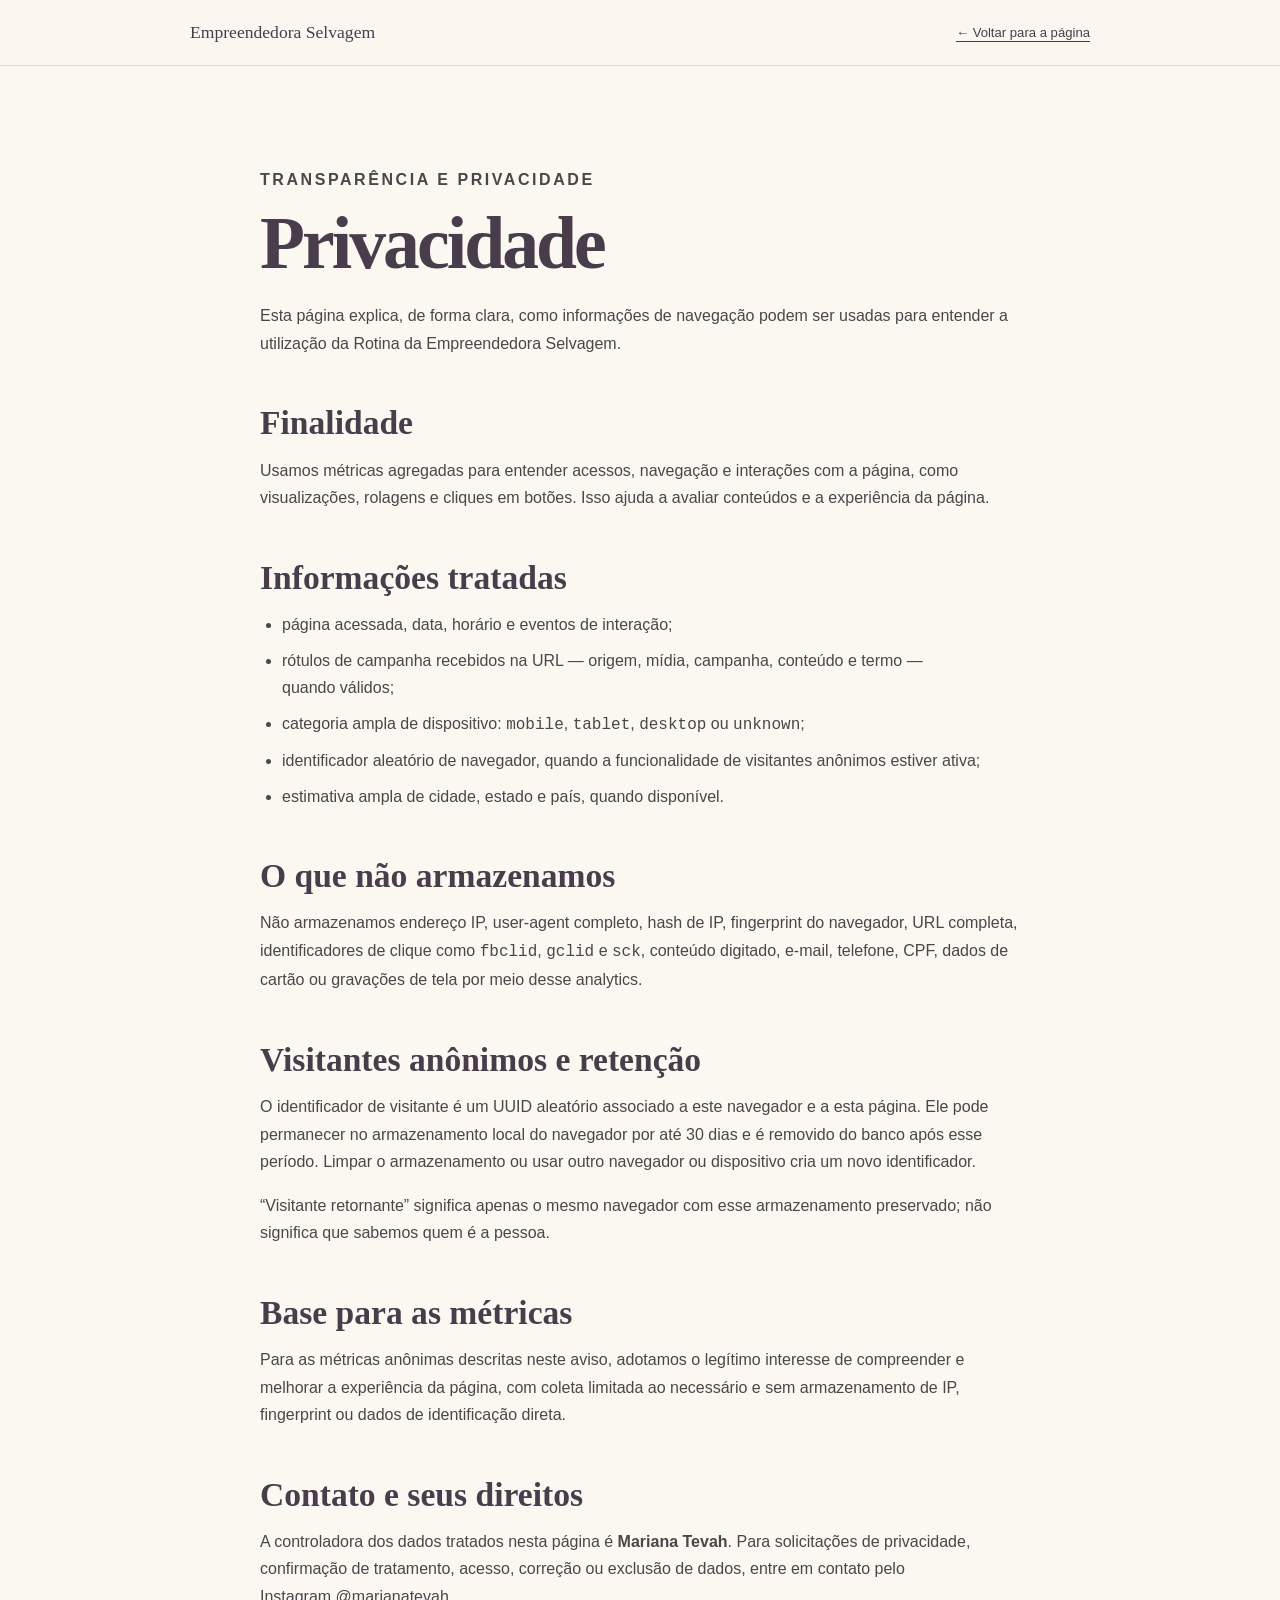
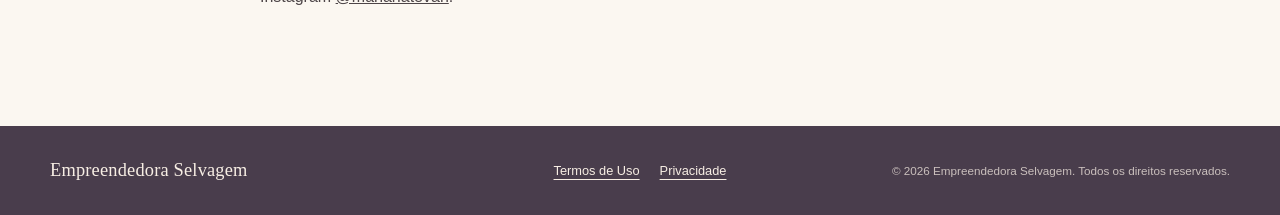
<file: privacidade.html>
<!doctype html>
<html lang="pt-BR">
<head>
  <meta charset="utf-8">
  <meta name="viewport" content="width=device-width, initial-scale=1, viewport-fit=cover">
  <meta name="description" content="Informações de privacidade da Rotina da Empreendedora Selvagem.">
  <title>Privacidade | Empreendedora Selvagem</title>
  <link rel="stylesheet" href="assets/css/style.css">
</head>
<body class="legal-page">
  <header class="legal-page-header"><div class="legal-page-header-inner"><a class="legal-page-brand" href="index.html">Empreendedora Selvagem</a><a class="legal-page-back" href="index.html">← Voltar para a página</a></div></header>
  <main class="legal-content">
    <p class="legal-kicker">Transparência e privacidade</p>
    <h1>Privacidade</h1>
    <p>Esta página explica, de forma clara, como informações de navegação podem ser usadas para entender a utilização da Rotina da Empreendedora Selvagem.</p>
    <h2>Finalidade</h2>
    <p>Usamos métricas agregadas para entender acessos, navegação e interações com a página, como visualizações, rolagens e cliques em botões. Isso ajuda a avaliar conteúdos e a experiência da página.</p>
    <h2>Informações tratadas</h2>
    <ul><li>página acessada, data, horário e eventos de interação;</li><li>rótulos de campanha recebidos na URL — origem, mídia, campanha, conteúdo e termo — quando válidos;</li><li>categoria ampla de dispositivo: <code>mobile</code>, <code>tablet</code>, <code>desktop</code> ou <code>unknown</code>;</li><li>identificador aleatório de navegador, quando a funcionalidade de visitantes anônimos estiver ativa;</li><li>estimativa ampla de cidade, estado e país, quando disponível.</li></ul>
    <h2>O que não armazenamos</h2>
    <p>Não armazenamos endereço IP, user-agent completo, hash de IP, fingerprint do navegador, URL completa, identificadores de clique como <code>fbclid</code>, <code>gclid</code> e <code>sck</code>, conteúdo digitado, e-mail, telefone, CPF, dados de cartão ou gravações de tela por meio desse analytics.</p>
    <h2>Visitantes anônimos e retenção</h2>
    <p>O identificador de visitante é um UUID aleatório associado a este navegador e a esta página. Ele pode permanecer no armazenamento local do navegador por até 30 dias e é removido do banco após esse período. Limpar o armazenamento ou usar outro navegador ou dispositivo cria um novo identificador.</p>
    <p>“Visitante retornante” significa apenas o mesmo navegador com esse armazenamento preservado; não significa que sabemos quem é a pessoa.</p>
    <h2>Base para as métricas</h2>
    <p>Para as métricas anônimas descritas neste aviso, adotamos o legítimo interesse de compreender e melhorar a experiência da página, com coleta limitada ao necessário e sem armazenamento de IP, fingerprint ou dados de identificação direta.</p>
    <h2>Contato e seus direitos</h2>
    <p>A controladora dos dados tratados nesta página é <strong>Mariana Tevah</strong>. Para solicitações de privacidade, confirmação de tratamento, acesso, correção ou exclusão de dados, entre em contato pelo Instagram <a href="https://www.instagram.com/marianatevah/" rel="noopener noreferrer" target="_blank">@marianatevah</a>.</p>
  </main>
  <footer class="site-footer"><div class="site-footer-inner"><a class="site-footer-brand" href="index.html">Empreendedora Selvagem</a><nav class="site-footer-links" aria-label="Links legais"><a href="termos-de-uso.html">Termos de Uso</a><a href="privacidade.html">Privacidade</a></nav><p class="site-footer-copy">© 2026 Empreendedora Selvagem. Todos os direitos reservados.</p></div></footer>
</body>
</html>
</file>
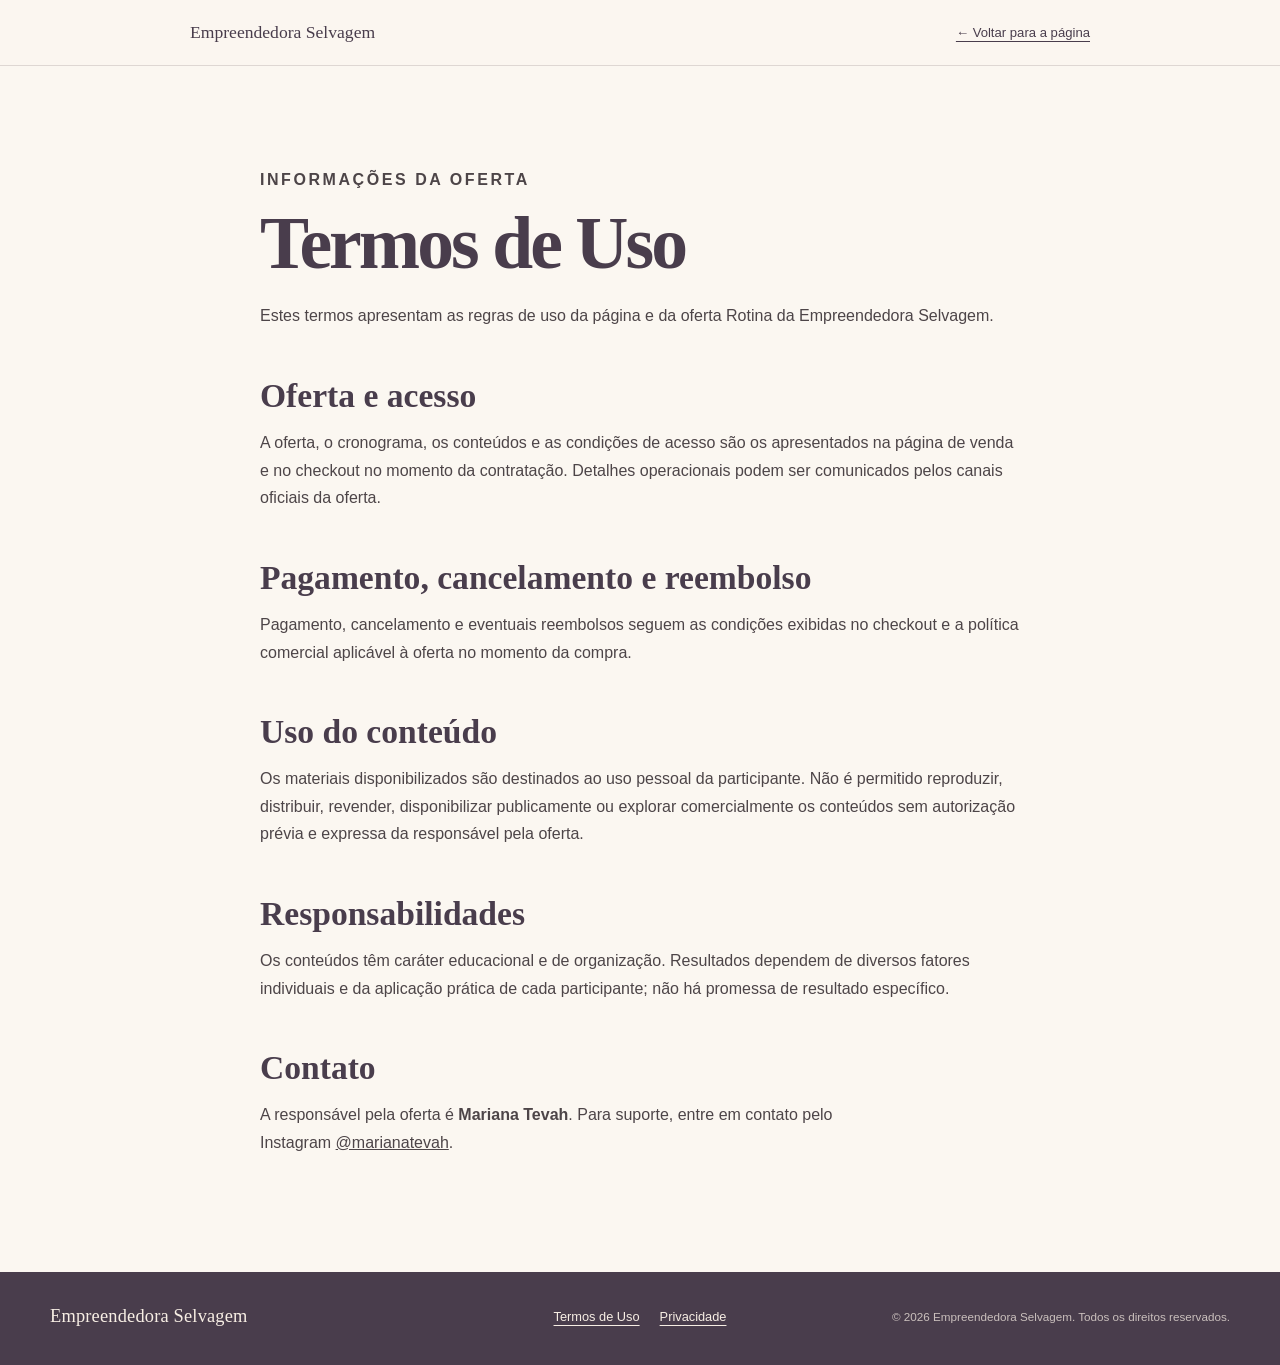
<file: termos-de-uso.html>
<!doctype html>
<html lang="pt-BR">
<head>
  <meta charset="utf-8">
  <meta name="viewport" content="width=device-width, initial-scale=1, viewport-fit=cover">
  <meta name="description" content="Termos de Uso da Rotina da Empreendedora Selvagem.">
  <title>Termos de Uso | Empreendedora Selvagem</title>
  <link rel="stylesheet" href="assets/css/style.css">
</head>
<body class="legal-page">
  <header class="legal-page-header"><div class="legal-page-header-inner"><a class="legal-page-brand" href="index.html">Empreendedora Selvagem</a><a class="legal-page-back" href="index.html">← Voltar para a página</a></div></header>
  <main class="legal-content">
    <p class="legal-kicker">Informações da oferta</p>
    <h1>Termos de Uso</h1>
    <p>Estes termos apresentam as regras de uso da página e da oferta Rotina da Empreendedora Selvagem.</p>
    <h2>Oferta e acesso</h2>
    <p>A oferta, o cronograma, os conteúdos e as condições de acesso são os apresentados na página de venda e no checkout no momento da contratação. Detalhes operacionais podem ser comunicados pelos canais oficiais da oferta.</p>
    <h2>Pagamento, cancelamento e reembolso</h2>
    <p>Pagamento, cancelamento e eventuais reembolsos seguem as condições exibidas no checkout e a política comercial aplicável à oferta no momento da compra.</p>
    <h2>Uso do conteúdo</h2>
    <p>Os materiais disponibilizados são destinados ao uso pessoal da participante. Não é permitido reproduzir, distribuir, revender, disponibilizar publicamente ou explorar comercialmente os conteúdos sem autorização prévia e expressa da responsável pela oferta.</p>
    <h2>Responsabilidades</h2>
    <p>Os conteúdos têm caráter educacional e de organização. Resultados dependem de diversos fatores individuais e da aplicação prática de cada participante; não há promessa de resultado específico.</p>
    <h2>Contato</h2>
    <p>A responsável pela oferta é <strong>Mariana Tevah</strong>. Para suporte, entre em contato pelo Instagram <a href="https://www.instagram.com/marianatevah/" rel="noopener noreferrer" target="_blank">@marianatevah</a>.</p>
  </main>
  <footer class="site-footer"><div class="site-footer-inner"><a class="site-footer-brand" href="index.html">Empreendedora Selvagem</a><nav class="site-footer-links" aria-label="Links legais"><a href="termos-de-uso.html">Termos de Uso</a><a href="privacidade.html">Privacidade</a></nav><p class="site-footer-copy">© 2026 Empreendedora Selvagem. Todos os direitos reservados.</p></div></footer>
</body>
</html>
</file>
<file: assets/css/style.css>
:root{
  --cream:#f5eadc; --paper:#fbf7f1; --paper-2:#f0e1d0; --ink:#2f282b;
  --muted:#746b6e; --lilac:#b49abe; --plum:#66536a; --plum-deep:#493d4c;
  --sand:#d8b993; --rust:#a56b4e; --sage:#7b8274; --line:rgba(57,44,50,.15);
  --serif: Georgia, 'Times New Roman', serif;
  --sans: Inter, ui-sans-serif, -apple-system, BlinkMacSystemFont, 'Segoe UI', sans-serif;
  --shadow:0 22px 55px rgba(45,31,38,.13);
}
*{box-sizing:border-box}html{scroll-behavior:smooth;background:var(--cream)}body{margin:0;color:var(--ink);font-family:var(--sans);background:var(--cream);overflow-x:hidden}img{max-width:100%;display:block}a{color:inherit}button,a{font:inherit}.wrap{width:min(1180px,calc(100% - 40px));margin-inline:auto}.serif{font-family:var(--serif)}
.progress{position:fixed;top:0;left:0;height:3px;width:0;background:var(--lilac);z-index:99;box-shadow:0 0 18px rgba(180,154,190,.8)}
.brandline{display:flex;align-items:center;gap:12px;font-size:11px;letter-spacing:.22em;text-transform:uppercase;font-weight:700}.brandline:before{content:'✦';font-size:12px;color:var(--rust)}
.eyebrow{font-size:11px;letter-spacing:.22em;text-transform:uppercase;font-weight:800;color:var(--plum);margin:0 0 18px}.eyebrow.light{color:#ecdcbf}.display{font-family:var(--serif);font-weight:500;letter-spacing:-.047em;line-height:.93;margin:0}.lead{font-size:clamp(1.08rem,1.5vw,1.32rem);line-height:1.55}.bodycopy{font-size:clamp(1rem,1.2vw,1.12rem);line-height:1.72}.button{display:inline-flex;align-items:center;gap:16px;justify-content:center;text-decoration:none;text-transform:uppercase;letter-spacing:.11em;font-size:12px;font-weight:800;min-height:58px;padding:0 25px;border:1px solid transparent;transition:.25s ease}.button.primary{background:var(--lilac);color:white;box-shadow:0 12px 30px rgba(91,66,99,.18)}.button.primary:hover{transform:translateY(-2px);background:#aa8bb6}.button.light{background:var(--cream);color:var(--plum-deep)}.button.outline{border-color:rgba(255,255,255,.46);color:white;background:rgba(255,255,255,.05)}.arrow{font-size:18px;line-height:0}
.section{padding:clamp(82px,10vw,145px) 0;position:relative}.section h2{font-size:clamp(3rem,6vw,5.6rem)}.section h3{font-family:var(--serif);font-size:clamp(1.8rem,3vw,2.6rem);line-height:1.05;margin:.3rem 0 1rem}.section p{max-width:790px}.hairline{height:1px;background:var(--line);width:100%}
.reveal{opacity:0;transform:translateY(22px);transition:opacity .75s ease,transform .75s ease}.reveal.is-visible{opacity:1;transform:none}.delay-1{transition-delay:.08s}.delay-2{transition-delay:.16s}.delay-3{transition-delay:.24s}

/* HERO — photographic, editorial, close to V2 direction */
.hero{min-height:100svh;display:flex;align-items:center;position:relative;background-image:url('../images/hero-bg-legacy.webp');background-size:cover;background-position:66% 48%;isolation:isolate;overflow:hidden}.hero:before{content:'';position:absolute;inset:0;background:linear-gradient(90deg,rgba(246,235,220,.98) 0%,rgba(246,235,220,.95) 31%,rgba(246,235,220,.67) 50%,rgba(246,235,220,.08) 73%,rgba(246,235,220,0) 100%);z-index:-1}.hero:after{content:'';position:absolute;inset:auto 0 0;height:19%;background:linear-gradient(0deg,var(--cream),transparent);z-index:-1}.hero-top{position:absolute;top:28px;left:0;right:0;z-index:3}.hero-top .wrap{display:flex;justify-content:space-between;align-items:center}.hero-top-note{font-size:10px;text-transform:uppercase;letter-spacing:.18em;font-weight:800;color:rgba(47,40,43,.62)}.hero-content{width:min(680px,58vw);padding-top:70px}.hero .eyebrow{margin-bottom:24px}.hero h1{font-size:clamp(4.3rem,7.8vw,8.2rem);max-width:760px}.hero h1 em{font-weight:400;color:var(--plum);font-style:italic}.hero-lead{margin:24px 0 14px;max-width:630px;font-size:clamp(1.12rem,1.55vw,1.36rem);line-height:1.5}.hero-detail{max-width:630px;font-size:15px;line-height:1.65;color:#544b4f}.hero .button{margin-top:20px}.hero-access{margin-top:18px;font-size:11px;letter-spacing:.05em;line-height:1.5;color:#6a5e63}.hero-system{position:absolute;right:4.2vw;bottom:7.5vh;width:min(340px,29vw);padding:20px 22px;background:rgba(250,247,241,.82);backdrop-filter:blur(14px);border:1px solid rgba(255,255,255,.72);box-shadow:0 18px 50px rgba(44,34,40,.18)}.hero-system small{display:block;font-size:9px;letter-spacing:.2em;text-transform:uppercase;font-weight:800;color:#7b6a72;margin-bottom:7px}.hero-system strong{font-family:var(--serif);font-size:22px;line-height:1.03;font-weight:500}.hero-system span{display:flex;justify-content:space-between;align-items:center;margin-top:12px;padding-top:12px;border-top:1px solid var(--line);font-size:11px;text-transform:uppercase;letter-spacing:.08em;font-weight:800;color:var(--plum)}

/* PROBLEM */
.problem{background:var(--paper)}.problem-grid{display:grid;grid-template-columns:1.04fr .96fr;gap:clamp(48px,7vw,92px);align-items:center}.problem h2{font-size:clamp(3.5rem,6.4vw,6.5rem);max-width:780px}.problem h2 em{color:var(--plum);font-style:italic;font-weight:400}.problem .intro{font-family:var(--serif);font-size:clamp(1.45rem,2.2vw,2rem);line-height:1.25;margin:28px 0}.problem-list{list-style:none;margin:34px 0;padding:0;border-top:1px solid var(--line)}.problem-list li{display:grid;grid-template-columns:36px 1fr;gap:14px;padding:16px 0;border-bottom:1px solid var(--line);font-size:15px}.problem-list li:before{content:'•';font-family:var(--serif);font-size:25px;color:var(--lilac)}.photo-stack{position:relative;min-height:680px}.photo-main{position:absolute;inset:0 0 52px 12%;object-fit:cover;width:88%;height:calc(100% - 52px);box-shadow:var(--shadow)}.photo-small{position:absolute;left:0;bottom:0;width:44%;height:43%;object-fit:cover;border:9px solid var(--paper);box-shadow:var(--shadow)}.photo-note{position:absolute;right:-12px;bottom:24px;width:50%;padding:28px;background:var(--plum);color:#fff;font-family:var(--serif);font-size:25px;line-height:1.12;font-style:italic;box-shadow:var(--shadow)}

/* ROUTINE INTRO */
.routine-intro{background:var(--cream);text-align:center}.routine-intro .wrap{max-width:920px}.routine-intro h2{font-size:clamp(4rem,7vw,7rem)}.routine-intro .lead{margin:28px auto 0}.routine-intro .bodycopy{margin:12px auto}.implement{display:inline-flex;align-items:center;gap:13px;margin-top:30px;padding:12px 16px;border-top:1px solid var(--line);border-bottom:1px solid var(--line);font-size:12px;letter-spacing:.15em;text-transform:uppercase;font-weight:800;color:var(--plum)}
.days{background:var(--cream);padding-top:0}.days-header{display:flex;justify-content:space-between;gap:30px;align-items:end;margin-bottom:48px}.days-header h2{font-size:clamp(3rem,5vw,4.5rem);max-width:620px}.days-header p{max-width:410px;color:var(--muted);line-height:1.7}.timeline{position:relative}.timeline:before{content:'';position:absolute;left:52px;top:0;bottom:0;width:1px;background:linear-gradient(var(--lilac),rgba(180,154,190,.1))}.day{display:grid;grid-template-columns:105px minmax(0,1fr) 275px;gap:34px;padding:34px 0 42px;border-top:1px solid var(--line);align-items:start}.day-num{position:relative;font-family:var(--serif);font-size:62px;line-height:1;color:var(--lilac);text-align:center;background:var(--cream);z-index:1}.day-card{padding:2px 0}.day-card h3{font-size:clamp(2rem,3vw,2.8rem);display:flex;gap:10px;align-items:baseline}.day-card h3 span{font-family:var(--sans);font-size:10px;letter-spacing:.18em;text-transform:uppercase;color:var(--muted);font-weight:800}.day-card p,.day-card li{font-size:15px;line-height:1.68}.day-card ul{padding-left:18px}.day-side{min-height:175px;display:flex;align-items:flex-end}.day-side img{width:100%;aspect-ratio:4/3;object-fit:cover;box-shadow:var(--shadow)}.day-side .mini-card{width:100%;padding:22px;background:var(--paper);border:1px solid var(--line);font-family:var(--serif);font-size:22px;line-height:1.18;color:var(--plum)}.day:nth-child(even) .day-side img{aspect-ratio:1/1}

/* CENTRAL SHOWCASE */
.central{background:var(--plum-deep);color:white;overflow:hidden}.central:before{content:'';position:absolute;width:740px;height:740px;border-radius:50%;background:radial-gradient(circle,rgba(180,154,190,.28),transparent 68%);right:-220px;top:-230px}.central-head{display:grid;grid-template-columns:1fr .8fr;gap:50px;align-items:end}.central h2{font-size:clamp(4rem,7vw,7rem);color:white}.central .lead{color:#eee2ee}.device-laptop{width:min(1050px,93vw);margin:34px auto -30px;filter:drop-shadow(0 35px 55px rgba(11,6,14,.35));position:relative;z-index:2}.central-modules{display:grid;grid-template-columns:.9fr 1.1fr;gap:70px;align-items:center;margin-top:80px}.module-list{display:grid;grid-template-columns:1fr 1fr;border-top:1px solid rgba(255,255,255,.25)}.module-list div{padding:17px 10px 17px 0;border-bottom:1px solid rgba(255,255,255,.16);font-size:13px}.module-list div:before{content:'↗';margin-right:10px;color:#e7c7a0}.central-copy p{color:#eee4ef}.device-duo{position:relative;min-height:590px}.device-phone{position:absolute;right:0;bottom:0;width:43%;z-index:2;filter:drop-shadow(0 28px 38px rgba(0,0,0,.3))}.device-tablet{position:absolute;left:-12%;top:0;width:78%;filter:drop-shadow(0 25px 44px rgba(0,0,0,.3))}.central-bridge{margin-top:86px;padding-top:38px;border-top:1px solid rgba(255,255,255,.18);font-family:var(--serif);font-size:clamp(1.8rem,3vw,2.7rem);line-height:1.15;max-width:850px}

/* MANIFESTO */
.manifesto{background:var(--paper);text-align:center}.manifesto .wrap{max-width:1030px}.manifesto h2{font-size:clamp(4rem,7vw,7.2rem);max-width:980px;margin-inline:auto}.manifesto .intro{font-family:var(--serif);font-size:clamp(1.6rem,2.5vw,2.3rem);line-height:1.3;margin:34px auto 48px}.questions{display:grid;grid-template-columns:1fr 1fr;max-width:900px;margin:0 auto;border-top:1px solid var(--line)}.question{padding:19px 18px;border-bottom:1px solid var(--line);font-weight:750}.question:nth-child(odd){border-right:1px solid var(--line)}.manifesto-end{margin:36px auto 0;color:var(--muted);font-size:15px;line-height:1.7}

/* WHO */
.audience{background:var(--cream)}.audience-grid{display:grid;grid-template-columns:.9fr 1.1fr;gap:70px;align-items:center}.audience-photo{position:relative}.audience-photo img{width:100%;aspect-ratio:4/5;object-fit:cover;box-shadow:var(--shadow)}.audience-photo:after{content:'SEU SERVIR • SUA VIDA • SEU RITMO';position:absolute;left:-24px;bottom:24px;background:var(--plum);color:white;padding:15px 18px;font-size:10px;letter-spacing:.18em;font-weight:800}.audience h2{font-size:clamp(4rem,6vw,6rem)}.checks{list-style:none;padding:0;margin:30px 0}.checks li{padding:17px 0;border-top:1px solid var(--line);font-size:15px;line-height:1.55;display:grid;grid-template-columns:28px 1fr;gap:10px}.checks li:before{content:'✦';color:var(--lilac)}.audience-focus{font-family:var(--serif);font-size:clamp(1.7rem,2.5vw,2.4rem);line-height:1.22;color:var(--plum);margin-top:30px}

/* OUTCOME */
.outcome{background:var(--paper)}.outcome-grid{display:grid;grid-template-columns:1.05fr .95fr;gap:70px;align-items:start}.outcome h2{font-size:clamp(4rem,6.5vw,6.4rem)}.outcome-list{list-style:none;padding:0;margin:36px 0}.outcome-list li{font-family:var(--serif);font-size:clamp(1.4rem,2.3vw,2rem);padding:14px 0;border-bottom:1px solid var(--line)}.outcome-visual{position:sticky;top:60px}.outcome-visual img{width:100%;aspect-ratio:4/5;object-fit:cover;box-shadow:var(--shadow)}.outcome-visual .caption{padding:25px;background:var(--cream);font-family:var(--serif);font-size:24px;line-height:1.2}

/* OFFER */
.offer{background:var(--plum);color:white;overflow:hidden}.offer .wrap{position:relative}.offer-kicker{display:flex;align-items:center;gap:12px;color:#ead8ec;font-size:11px;text-transform:uppercase;letter-spacing:.2em;font-weight:800}.offer h2{font-size:clamp(4rem,7vw,7.2rem);max-width:900px;color:white}.offer-grid{display:grid;grid-template-columns:.9fr 1.1fr;gap:60px;margin-top:50px;align-items:start}.offer-list{list-style:none;padding:0;margin:0;border-top:1px solid rgba(255,255,255,.25)}.offer-list li{padding:14px 0;border-bottom:1px solid rgba(255,255,255,.15);display:flex;gap:12px;line-height:1.45}.offer-list li:before{content:'✓';color:#edd2ad;font-weight:800}.price-card{background:var(--cream);color:var(--ink);padding:34px;box-shadow:0 30px 70px rgba(25,15,29,.25);position:relative;z-index:2}.price-label{font-size:10px;text-transform:uppercase;letter-spacing:.2em;font-weight:800;color:var(--plum)}.price{font-family:var(--serif);font-size:clamp(3.8rem,6vw,6.3rem);line-height:1;margin:12px 0 24px}.device-imac{width:min(920px,84vw);margin:-80px 0 -100px auto;filter:drop-shadow(0 35px 65px rgba(17,8,20,.32));opacity:.98}.offer-note{font-size:12px;line-height:1.6;color:#eee4ef;margin-top:24px}

/* GUIDE */
.guide{background:var(--cream)}.guide-grid{display:grid;grid-template-columns:.8fr 1.2fr;gap:75px;align-items:start}.guide-visual{position:sticky;top:50px}.guide-photo{width:100%;aspect-ratio:3/4;object-fit:cover;box-shadow:var(--shadow)}.guide-small{width:56%;aspect-ratio:4/3;object-fit:cover;margin:-75px -20px 0 auto;border:9px solid var(--cream);box-shadow:var(--shadow);position:relative}.guide h2{font-size:clamp(4rem,6vw,6.2rem)}.guide-copy p{font-size:15.5px;line-height:1.72;margin:1rem 0}.guide-copy .pull{font-family:var(--serif);font-size:clamp(1.6rem,2.4vw,2.2rem);line-height:1.25;color:var(--plum);margin:28px 0}

/* PROOF */
.proof{background:var(--paper)}.proof h2{font-size:clamp(3.8rem,6vw,6rem);max-width:850px}.proof-sub{font-family:var(--serif);font-size:clamp(1.5rem,2vw,2rem);color:var(--plum);margin:20px 0 45px}.proof-grid{display:grid;grid-template-columns:repeat(3,1fr);gap:20px}.proof-card{min-height:420px;background:#fff;border:1px solid var(--line);display:flex;align-items:center;justify-content:center;text-align:center;padding:30px;box-shadow:0 15px 45px rgba(50,38,44,.07);position:relative;overflow:hidden}.proof-card:before{content:'';position:absolute;inset:18px;border:1px dashed rgba(102,83,106,.24)}.proof-card strong{font-family:var(--serif);font-size:30px;color:var(--plum);font-weight:500}.proof-card span{display:block;font-family:var(--sans);font-size:10px;text-transform:uppercase;letter-spacing:.18em;color:var(--muted);margin-top:10px}.proof-closing{max-width:900px;margin:70px auto 0;text-align:center}.proof-closing p{margin:9px auto;font-size:clamp(1.1rem,1.6vw,1.32rem);line-height:1.55}.proof-closing strong{display:block;font-family:var(--serif);font-size:clamp(1.8rem,3vw,2.8rem);line-height:1.2;margin:32px 0 10px;color:var(--plum)}

/* FINAL */
.final{min-height:88svh;display:flex;align-items:center;text-align:center;color:white;background-image:linear-gradient(rgba(35,30,34,.54),rgba(35,30,34,.57)),url('../images/final-bg-mar.webp');background-size:cover;background-position:center;position:relative}.final .wrap{max-width:840px}.final h2{font-size:clamp(4.3rem,7vw,7.5rem);color:white}.final p{margin:24px auto;max-width:700px;font-size:18px;line-height:1.6}.final .button{margin-top:14px}.final-rose{font-size:38px;margin-bottom:10px}.final-meta{font-size:10px!important;text-transform:uppercase;letter-spacing:.2em;font-weight:800;opacity:.8}

.sticky-cta{position:fixed;left:50%;bottom:16px;transform:translate(-50%,120px);z-index:60;background:rgba(73,61,76,.94);backdrop-filter:blur(12px);color:white;padding:10px 10px 10px 18px;display:flex;align-items:center;gap:18px;box-shadow:0 20px 40px rgba(24,16,27,.24);transition:transform .35s ease;max-width:calc(100% - 24px)}.sticky-cta.show{transform:translate(-50%,0)}.sticky-cta span{font-family:var(--serif);font-size:17px;white-space:nowrap}.sticky-cta .button{min-height:42px;padding:0 16px;font-size:10px;background:var(--cream);color:var(--plum-deep)}

@media (max-width:900px){
 .wrap{width:min(100% - 28px,760px)}.section{padding:78px 0}.hero{min-height:900px;background-position:66% top}.hero:before{background:linear-gradient(180deg,rgba(246,235,220,.94) 0%,rgba(246,235,220,.82) 47%,rgba(246,235,220,.12) 72%,rgba(246,235,220,.76) 100%)}.hero-content{width:100%;padding-top:100px;align-self:flex-start}.hero h1{font-size:clamp(3.6rem,13vw,6rem);max-width:650px}.hero-lead,.hero-detail{max-width:610px}.hero-system{right:14px;bottom:22px;width:calc(100% - 28px);max-width:430px}.problem-grid,.central-head,.central-modules,.audience-grid,.outcome-grid,.offer-grid,.guide-grid{grid-template-columns:1fr}.photo-stack{min-height:570px}.day{grid-template-columns:82px 1fr}.day-side{display:none}.timeline:before{left:40px}.day-num{font-size:48px}.device-duo{min-height:520px;max-width:680px;margin:auto}.device-tablet{left:0;width:73%}.device-phone{width:38%}.module-list{grid-template-columns:1fr}.questions{grid-template-columns:1fr}.question:nth-child(odd){border-right:0}.audience-photo{max-width:650px}.outcome-visual,.guide-visual{position:relative;top:auto;max-width:640px}.offer-grid{gap:35px}.device-imac{margin:-30px auto -65px;width:100%}.proof-grid{grid-template-columns:1fr 1fr}.proof-card:last-child{grid-column:1/-1}.guide-small{margin-top:-65px}.sticky-cta span{display:none}
}
@media (max-width:620px){
 .hero-top-note{display:none}.hero{min-height:920px;background-position:61% top}.hero h1{font-size:3.75rem}.hero-lead{font-size:1.05rem}.hero-detail{font-size:14px}.hero-system{font-size:13px}.problem h2,.routine-intro h2,.central h2,.manifesto h2,.audience h2,.outcome h2,.offer h2,.guide h2,.proof h2,.final h2{font-size:3.65rem}.problem-grid{gap:40px}.photo-stack{min-height:480px}.photo-main{inset:0 0 50px 8%;width:92%}.photo-small{width:48%}.photo-note{width:58%;padding:20px;font-size:20px}.days-header{display:block}.day{grid-template-columns:58px 1fr;gap:16px;padding:28px 0 34px}.timeline:before{left:28px}.day-num{font-size:40px}.day-card h3{display:block;font-size:2.15rem}.day-card h3 span{display:block;margin-top:6px}.day-card p,.day-card li{font-size:14.5px}.device-laptop{width:115%;margin-left:-7.5%}.central-modules{gap:30px}.device-duo{min-height:420px}.device-tablet{width:82%;left:-9%}.device-phone{width:46%}.central-bridge{font-size:1.7rem}.audience-photo:after{left:-8px;bottom:12px}.outcome-list li{font-size:1.4rem}.price-card{padding:26px}.proof-grid{grid-template-columns:1fr}.proof-card:last-child{grid-column:auto}.proof-card{min-height:310px}.guide-small{width:62%}.sticky-cta{left:max(12px,env(safe-area-inset-left));right:max(12px,env(safe-area-inset-right));bottom:max(12px,env(safe-area-inset-bottom));width:auto;max-width:none;min-width:0;padding:8px;gap:0;transform:translateY(calc(100% + 32px));justify-content:center;overflow:hidden}.sticky-cta.show{transform:translateY(0)}.sticky-cta .button{width:100%;max-width:100%;min-width:0;padding-left:14px;padding-right:14px;white-space:normal;text-align:center}.final{min-height:760px}.final p{font-size:16px}
}
@media (prefers-reduced-motion:reduce){html{scroll-behavior:auto}.reveal{opacity:1;transform:none;transition:none}.button{transition:none}}

/* V2.1 — responsive polish and complete product showcase */
html,body{width:100%;max-width:100%;overflow-x:clip}
body{position:relative}
header,main,section,footer{max-width:100%}

/* Seven-day editorial alternation: photo, mockup, photo, mockup. */
@media (min-width:901px){
 .day{grid-template-areas:"num card visual";grid-template-columns:105px minmax(0,1fr) minmax(300px,360px);column-gap:clamp(30px,3.2vw,48px)}
 .day-num{grid-area:num}
 .day-card{grid-area:card}
 .day-side{grid-area:visual;align-self:center;justify-content:center;min-width:0}
 .day.reverse{grid-template-areas:"num visual card";grid-template-columns:105px minmax(300px,360px) minmax(0,1fr)}
 .day.reverse .day-card{padding-left:clamp(4px,1vw,14px)}
 .day-side.photo-slot img{width:100%;aspect-ratio:4/3;object-fit:cover;box-shadow:var(--shadow)}
 .day-side.mockup-slot img{position:static;width:auto;height:auto;max-width:100%;object-fit:contain;aspect-ratio:auto;background:transparent;box-shadow:none;filter:drop-shadow(0 24px 34px rgba(41,28,45,.18))}
 .day-side.mockup-slot .mockup-phone{width:min(205px,72%)}
 .day-side.mockup-slot .mockup-imac{width:100%}
 .day-side.mockup-slot .mockup-tablet{width:96%}
}

/* The Central now has three explicit moments: overview, planning and mobile content. */
.central{overflow:clip}
.central-overview{position:relative;z-index:2;margin:36px auto 0;padding:0;width:min(1080px,100%)}
.central-overview .device-laptop{display:block;position:static;width:100%;max-width:100%;margin:0 auto;filter:drop-shadow(0 35px 55px rgba(11,6,14,.35))}
.central-modules{display:block;margin-top:clamp(54px,7vw,88px)}
.central-copy{max-width:none}
.central-copy>.eyebrow{margin-bottom:22px}
.module-list{grid-template-columns:repeat(2,minmax(0,1fr));max-width:980px}
.central-showcase{margin-top:clamp(54px,7vw,92px);border-top:1px solid rgba(255,255,255,.18)}
.central-feature{display:grid;grid-template-columns:minmax(0,1.12fr) minmax(280px,.88fr);gap:clamp(42px,7vw,96px);align-items:center;padding:clamp(68px,8vw,108px) 0;border-bottom:1px solid rgba(255,255,255,.18)}
.central-feature-reverse{grid-template-columns:minmax(280px,.82fr) minmax(0,1.18fr)}
.central-feature-copy{max-width:470px}
.central-feature-copy h3{margin:0 0 20px;font-family:var(--serif);font-size:clamp(2.8rem,5vw,4.8rem);line-height:.94;color:#fff;letter-spacing:-.035em}
.central-feature-copy p:not(.eyebrow){margin:0 0 18px;color:#eee4ef;font-size:clamp(1rem,1.4vw,1.13rem);line-height:1.68}
.central-feature-device{position:relative;display:flex;align-items:center;justify-content:center;min-width:0;min-height:420px;padding:24px}
.central-feature-device:before{content:'';position:absolute;inset:8% 4%;border-radius:50%;background:radial-gradient(circle,rgba(190,164,200,.25),rgba(190,164,200,0) 69%);pointer-events:none}
.central-feature-device img{position:relative;z-index:1;display:block;height:auto;max-width:100%;margin:0;object-fit:contain;background:transparent}
.central-feature-tablet .device-tablet{position:static;left:auto;top:auto;width:min(690px,100%);filter:drop-shadow(0 30px 48px rgba(0,0,0,.34))}
.central-feature-phone .central-feature-copy{justify-self:end}
.central-feature-phone .device-phone{position:static;right:auto;bottom:auto;width:min(410px,82%);filter:drop-shadow(0 30px 44px rgba(0,0,0,.34))}
.central-bridge{margin-top:clamp(66px,8vw,104px)}

/* Stable sticky CTA. Desktop keeps the compact floating composition. */
.sticky-cta{box-sizing:border-box;width:max-content;max-width:calc(100% - 32px);transform:translate(-50%,calc(100% + 34px));overflow:hidden}
.sticky-cta.show{transform:translate(-50%,0)}
.sticky-cta .button{box-sizing:border-box}

@media (max-width:900px){
 html,body{overflow-x:clip}
 .day-side{display:none}
 .central-overview{width:100%;margin-top:34px;padding:0}
 .central-overview .device-laptop{width:100%;max-width:100%;margin:0 auto}
 .central-modules{display:block;margin-top:50px}
 .module-list{grid-template-columns:repeat(2,minmax(0,1fr))}
 .central-showcase{margin-top:58px}
 .central-feature,.central-feature-reverse{display:flex;flex-direction:column;align-items:stretch;gap:24px;padding:64px 0}
 .central-feature-copy,.central-feature-phone .central-feature-copy{max-width:640px;justify-self:auto}
 .central-feature-device{width:100%;min-height:0;padding:12px 0 4px}
 .central-feature-tablet .central-feature-device{order:1}
 .central-feature-tablet .central-feature-copy{order:2}
 .central-feature-phone .central-feature-copy{order:1}
 .central-feature-phone .central-feature-device{order:2}
 .central-feature-tablet .device-tablet{width:min(650px,100%)}
 .central-feature-phone .device-phone{width:min(330px,68vw)}
 .central-bridge{margin-top:66px}
 .sticky-cta{left:max(14px,env(safe-area-inset-left));right:max(14px,env(safe-area-inset-right));bottom:max(12px,env(safe-area-inset-bottom));width:auto;max-width:none;min-width:0;padding:6px;gap:0;transform:translateY(calc(100% + 34px));justify-content:center}
 .sticky-cta.show{transform:translateY(0)}
 .sticky-cta span{display:none}
 .sticky-cta .button{display:flex;width:100%;max-width:100%;min-width:0;min-height:52px;padding:0 14px;white-space:nowrap;text-align:center;font-size:10px}
}

@media (max-width:620px){
 .wrap{width:calc(100% - 28px)}
 .photo-note{right:0}
 .audience-photo:after{left:0;max-width:calc(100% - 12px)}
 .guide-small{width:62%;max-width:100%;margin:-65px 0 0 auto}
 .central-head,.central-head>*{min-width:0;max-width:100%}
 .problem h2,.routine-intro h2,.central h2,.manifesto h2,.audience h2,.outcome h2,.offer h2,.guide h2,.proof h2,.final h2{font-size:clamp(3rem,15vw,3.65rem);overflow-wrap:break-word;hyphens:auto}
 .central:before{width:320px;height:320px;right:0;top:-110px}
 .central-overview .device-laptop{width:100%;margin:0}
 .module-list{grid-template-columns:1fr}
 .central-feature,.central-feature-reverse{padding:54px 0;gap:20px}
 .central-feature-copy h3{font-size:clamp(2.65rem,13vw,3.8rem)}
 .central-feature-device{padding-inline:0}
 .central-feature-tablet .device-tablet{width:100%}
 .central-feature-phone .device-phone{width:min(320px,88vw)}
 .central-bridge{margin-top:56px}
}


/* PATCH V2.3 — targeted corrections after review */
html,body{overflow-x:clip}
img{height:auto}
.display,h1,h2,h3,p,li,a,small,strong,span{word-break:normal;overflow-wrap:normal}
p,li{hyphens:none;text-wrap:pretty}
h1,h2,h3,.display{text-wrap:balance}
.inline-icon{display:inline-block;vertical-align:middle;object-fit:contain;transform:translateY(-.04em)}
.flame-icon{width:.78em;height:.78em;margin-left:.12em;filter:drop-shadow(0 6px 16px rgba(0,0,0,.14))}
.flower-icon{width:.86em;height:.86em;margin-left:.12em;filter:drop-shadow(0 6px 16px rgba(0,0,0,.14))}

/* Offer section: separate price card and mockup cleanly */
.offer-media-column{display:flex;flex-direction:column;align-items:flex-end}
.price-card{width:min(100%,520px)}
.device-imac{width:min(840px,100%);max-width:100%;margin:28px 0 0 auto;position:relative;z-index:1}
@media (min-width:901px){
  .offer-grid{align-items:start;gap:52px}
  .offer-media-column{padding-top:10px}
}

/* Guide section: calmer photo choice */
.guide-photo{object-position:center 34%}
.guide-small{object-position:center center}

/* Strong mobile fixes */
@media (max-width:620px){
  .sticky-cta{left:max(12px,env(safe-area-inset-left))!important;right:max(12px,env(safe-area-inset-right))!important;bottom:max(10px,env(safe-area-inset-bottom))!important;width:auto!important;max-width:none!important;min-width:0!important;padding:8px!important;gap:0!important;transform:translateY(calc(100% + 22px))!important;justify-content:center!important;overflow:hidden!important;box-sizing:border-box!important}
  .sticky-cta.show{transform:translateY(0)!important}
  .sticky-cta span{display:none!important}
  .sticky-cta .button{display:flex!important;width:100%!important;max-width:100%!important;min-width:0!important;padding-left:14px!important;padding-right:14px!important;white-space:normal!important;text-align:center!important}

  .hero{min-height:100svh!important;display:flex!important;align-items:flex-start!important;justify-content:flex-start!important;padding-bottom:110px!important;background-position:62% 28%!important;background-size:cover!important;overflow:hidden!important}
  .hero:before{background:linear-gradient(180deg,rgba(246,235,220,.95) 0%,rgba(246,235,220,.88) 24%,rgba(246,235,220,.56) 52%,rgba(246,235,220,.18) 74%,rgba(246,235,220,.78) 100%)!important}
  .hero:after{height:10%!important}
  .hero-top{top:18px!important}
  .hero-content{width:100%!important;max-width:none!important;padding-top:72px!important;align-self:flex-start!important}
  .hero .eyebrow{margin-bottom:12px!important}
  .hero h1{font-size:clamp(3.2rem,14vw,4.45rem)!important;line-height:.9!important;letter-spacing:-.055em!important;max-width:100%!important}
  .hero-lead{margin:14px 0 10px!important;max-width:none!important;font-size:.98rem!important;line-height:1.42!important}
  .hero-detail{max-width:none!important;font-size:13.5px!important;line-height:1.48!important;margin:0 0 2px!important;color:#564e52!important}
  .hero .button{margin-top:14px!important;min-height:54px!important;width:min(100%,420px)!important}
  .hero-access{margin-top:10px!important;max-width:96%!important;font-size:10px!important;line-height:1.42!important}
  .hero-system{position:relative!important;right:auto!important;left:auto!important;bottom:auto!important;width:100%!important;max-width:none!important;margin:14px 0 0!important;padding:16px 16px!important;font-size:13px!important;box-shadow:0 14px 28px rgba(44,34,40,.12)!important}
  .hero-system strong{font-size:20px!important;line-height:1.03!important}
  .hero-system span{margin-top:10px!important;padding-top:10px!important;font-size:10px!important;letter-spacing:.07em!important}

  .problem h2,.routine-intro h2,.central h2,.manifesto h2,.audience h2,.outcome h2,.offer h2,.guide h2,.proof h2,.final h2{font-size:clamp(3.0rem,11.7vw,3.6rem)!important;line-height:.96!important}
  .day-card h3{font-size:2.02rem!important;line-height:.96!important}
  .day-card p,.day-card li{font-size:14.3px!important;line-height:1.6!important}

  .offer-grid{grid-template-columns:1fr!important;gap:34px!important}
  .offer-media-column{align-items:stretch!important}
  .price-card{width:100%!important}
  .device-imac{width:100%!important;margin:20px 0 0!important}

  .guide-grid{grid-template-columns:1fr!important;gap:42px!important}
  .guide-photo{aspect-ratio:4/5!important}
  .guide-small{width:58%!important;margin:-62px -8px 0 auto!important}
}


/* V2.4 — HERO MOBILE REBUILT AND VALIDATED
   Root cause fixed: .hero-system now lives inside .hero-content, so the mobile
   hero can never turn into two horizontal flex columns. */
@media (max-width:620px){
  .hero{
    display:block!important;
    width:100%!important;
    height:100svh!important;
    min-height:0!important;
    padding:0!important;
    overflow:hidden!important;
    background-size:auto 145%!important;
    background-position:58% 84%!important;
    background-repeat:no-repeat!important;
  }
  .hero:before{
    background:linear-gradient(180deg,
      rgba(246,235,220,.96) 0%,
      rgba(246,235,220,.88) 21%,
      rgba(246,235,220,.56) 47%,
      rgba(246,235,220,.18) 70%,
      rgba(246,235,220,.74) 100%)!important;
  }
  .hero:after{height:9%!important}
  .hero-top{top:18px!important}
  .hero-top-note{display:none!important}
  .brandline{font-size:10px!important;letter-spacing:.21em!important;gap:10px!important;line-height:1.25!important}
  .hero>.wrap{height:100%!important;position:relative!important;z-index:2!important}
  .hero-content{
    width:100%!important;
    max-width:none!important;
    padding-top:64px!important;
    align-self:auto!important;
  }
  .hero .eyebrow{font-size:10px!important;margin:0 0 10px!important}
  .hero h1{
    font-size:clamp(2.85rem,12.6vw,3.35rem)!important;
    line-height:.90!important;
    letter-spacing:-.045em!important;
    max-width:100%!important;
    text-wrap:balance!important;
  }
  .hero-lead{
    margin:13px 0 8px!important;
    max-width:100%!important;
    font-size:.93rem!important;
    line-height:1.38!important;
  }
  .hero-detail{
    margin:0!important;
    max-width:100%!important;
    font-size:12.8px!important;
    line-height:1.42!important;
    color:#554c50!important;
  }
  .hero .button{
    display:flex!important;
    width:100%!important;
    min-height:48px!important;
    margin-top:12px!important;
    padding:0 14px!important;
    font-size:10px!important;
    letter-spacing:.09em!important;
  }
  .hero-access{
    margin:8px 0 0!important;
    max-width:100%!important;
    font-size:9px!important;
    line-height:1.35!important;
  }
  .hero-system{
    position:static!important;
    inset:auto!important;
    display:block!important;
    width:100%!important;
    max-width:none!important;
    margin:10px 0 0!important;
    padding:11px 12px!important;
    opacity:1!important;
    transform:none!important;
    background:rgba(250,247,241,.84)!important;
    box-shadow:0 10px 24px rgba(44,34,40,.10)!important;
  }
  .hero-system small{font-size:8px!important;margin-bottom:4px!important}
  .hero-system strong{display:block!important;font-size:17px!important;line-height:1.02!important}
  .hero-system span{margin-top:7px!important;padding-top:7px!important;font-size:8px!important;letter-spacing:.07em!important}
}


/* V2.5 — mobile hero composed as its own first fold, inspired by the reference pacing */
.hero-mobile-follow{display:none}
@media (max-width:620px){
  html,body{overflow-x:clip}
  .hero{
    display:block!important;
    width:100%!important;
    height:100svh!important;
    min-height:0!important;
    padding:0!important;
    overflow:hidden!important;
    background-image:url("../images/hero-bg-mobile-legacy.webp")!important;
    background-size:cover!important;
    background-position:center center!important;
    background-repeat:no-repeat!important;
  }
  .hero:before{
    background:
      linear-gradient(180deg,
        rgba(246,235,220,.98) 0%,
        rgba(246,235,220,.95) 24%,
        rgba(246,235,220,.82) 42%,
        rgba(246,235,220,.55) 61%,
        rgba(246,235,220,.22) 79%,
        rgba(246,235,220,.40) 100%),
      linear-gradient(90deg,rgba(246,235,220,.46) 0%,rgba(246,235,220,.16) 72%,rgba(246,235,220,0) 100%)!important;
  }
  .hero:after{height:7%!important}
  .hero-top{top:18px!important}
  .hero-top-note{display:none!important}
  .brandline{font-size:9.5px!important;letter-spacing:.205em!important;gap:9px!important;line-height:1.2!important}
  .hero>.wrap{height:100%!important;position:relative!important;z-index:2!important}
  .hero-content{
    width:100%!important;
    max-width:none!important;
    padding-top:78px!important;
    align-self:auto!important;
  }
  .hero .eyebrow{font-size:10px!important;margin:0 0 12px!important;letter-spacing:.20em!important}
  .hero h1{
    font-size:clamp(3.08rem,13vw,3.55rem)!important;
    line-height:.91!important;
    letter-spacing:-.052em!important;
    max-width:100%!important;
    text-wrap:balance!important;
  }
  .hero-lead{
    margin:16px 0 0!important;
    max-width:96%!important;
    font-size:.97rem!important;
    line-height:1.42!important;
  }
  .hero-detail,.hero-access,.hero-system{display:none!important}
  .hero .button{
    display:flex!important;
    width:100%!important;
    min-height:54px!important;
    margin-top:18px!important;
    padding:0 16px!important;
    font-size:10.5px!important;
    letter-spacing:.095em!important;
  }

  .hero-mobile-follow{display:block;background:var(--paper);padding:30px 0 34px;border-bottom:1px solid var(--line)}
  .hero-mobile-follow .wrap{width:min(100% - 32px,760px)}
  .hero-mobile-detail{margin:0;font-size:14.5px;line-height:1.62;color:#51494d}
  .hero-mobile-access{margin:18px 0 0;padding-top:14px;border-top:1px solid var(--line);font-size:9.5px;line-height:1.45;letter-spacing:.055em;color:#746870}
  .hero-mobile-teaser{display:flex;align-items:center;justify-content:space-between;gap:18px;margin-top:22px;padding:20px 0 18px;border-top:1px solid rgba(91,73,95,.22);border-bottom:1px solid rgba(91,73,95,.22);text-decoration:none;color:var(--ink)}
  .hero-mobile-teaser-copy{display:block;min-width:0}
  .hero-mobile-teaser small{display:block;margin-bottom:6px;font-size:8.5px;text-transform:uppercase;letter-spacing:.18em;font-weight:800;color:var(--plum)}
  .hero-mobile-teaser strong{display:block;font-family:var(--serif);font-size:clamp(1.72rem,7.2vw,2.05rem);line-height:.98;font-weight:500}
  .hero-mobile-teaser b{flex:0 0 auto;font-size:24px;font-weight:500;color:var(--plum)}

  /* keep headings from breaking with synthetic hyphens */
  h1,h2,h3,.display{hyphens:none!important;word-break:normal!important;overflow-wrap:normal!important;text-wrap:balance}
  p,li{hyphens:none!important;word-break:normal!important;overflow-wrap:normal!important}
}

/* Guide: one strong image instead of a stacked collage */
.guide-grid{grid-template-columns:.9fr 1.1fr;gap:clamp(54px,7vw,88px);align-items:center}
.guide-visual{position:sticky;top:50px;max-width:560px}
.guide-photo{width:100%;aspect-ratio:4/5;object-fit:cover;object-position:center 38%;box-shadow:var(--shadow)}
.guide-small{display:none!important}
@media (max-width:900px){.guide-visual{position:relative;top:auto;max-width:620px}}
@media (max-width:620px){.guide-grid{grid-template-columns:1fr;gap:38px}.guide-photo{aspect-ratio:4/5;object-position:center 36%}}


/* V2.6 — polish pass: visual rhythm, product continuity and mobile refinement */
.inline-icon{width:.62em!important;height:.62em!important;margin-left:.10em!important;transform:translateY(-.025em)!important}
.flower-icon{width:.66em!important;height:.66em!important}

/* Central: make the product feel continuous rather than sparse */
.central-overview{width:min(1140px,100%);margin-top:24px}
.central-overview .device-laptop{width:104%;max-width:none;margin-left:-2%;filter:drop-shadow(0 30px 48px rgba(11,6,14,.34))}
.central-modules{margin-top:clamp(42px,5vw,66px)}
.module-list{max-width:1080px}
.module-list div{font-size:14px;line-height:1.35;padding:15px 12px 15px 0}
.central-showcase{margin-top:clamp(42px,5vw,64px)}
.central-feature{gap:clamp(36px,5vw,72px);padding:clamp(52px,6vw,78px) 0}
.central-feature-device{min-height:360px;padding:10px 12px}
.central-feature-tablet .device-tablet{width:min(760px,104%)}
.central-feature-phone .device-phone{width:min(440px,88%)}
.central-feature-copy h3{font-size:clamp(2.7rem,4.5vw,4.35rem)}
.central-feature-copy p:not(.eyebrow){line-height:1.58}
.central-bridge{margin-top:clamp(52px,6vw,76px);padding-top:32px}

/* Offer: connect the price decision to the included product without overlap */
.offer-media-column{gap:0}
.offer-mockup-label{align-self:flex-end;margin:22px 10px 0 0;font-size:9.5px;letter-spacing:.18em;text-transform:uppercase;font-weight:800;color:#ead8ec}
.device-imac{margin-top:10px!important;width:min(860px,100%)!important}
.price-card{width:min(100%,520px)}

/* Guide: tighter crop, more presence, less lifestyle distance */
.guide-visual{max-width:520px}
.guide-photo{aspect-ratio:4/5;object-position:center center}
.guide-copy{max-width:650px}

@media (max-width:900px){
  .central-overview .device-laptop{width:100%;max-width:100%;margin-left:0}
  .central-feature{padding:54px 0;gap:20px}
  .central-feature-device{min-height:0;padding:4px 0}
  .offer-mockup-label{align-self:flex-start;margin:16px 0 0}
  .device-imac{margin-top:4px!important}
}

@media (max-width:620px){
  /* First fold: keep the approved structure but reduce heaviness */
  .hero{background-position:55% 52%!important}
  .hero:before{background:
    linear-gradient(180deg,
      rgba(246,235,220,.97) 0%,
      rgba(246,235,220,.93) 22%,
      rgba(246,235,220,.76) 41%,
      rgba(246,235,220,.45) 60%,
      rgba(246,235,220,.14) 79%,
      rgba(246,235,220,.29) 100%),
    linear-gradient(90deg,rgba(246,235,220,.38) 0%,rgba(246,235,220,.10) 74%,rgba(246,235,220,0) 100%)!important}
  .hero h1{font-size:clamp(2.98rem,12.5vw,3.42rem)!important;line-height:.915!important}
  .hero-lead{max-width:94%!important;font-size:.94rem!important;line-height:1.46!important}
  .hero-lead strong{font-weight:600!important}
  .hero .button{margin-top:16px!important}

  /* A true transition from promise to product */
  .hero-mobile-follow{padding:26px 0 30px!important}
  .hero-mobile-detail{font-size:14px!important;line-height:1.58!important}
  .hero-mobile-access{margin-top:15px!important;padding-top:12px!important}
  .hero-mobile-teaser-v26{position:relative;margin-top:18px!important;padding:17px 42px 17px 16px!important;background:linear-gradient(100deg,rgba(180,154,190,.13),rgba(180,154,190,.045))!important;border:1px solid rgba(91,73,95,.16)!important}
  .hero-mobile-teaser-v26 small{margin-bottom:5px!important;color:#755e7a!important}
  .hero-mobile-teaser-v26 strong{font-size:clamp(1.55rem,6.6vw,1.88rem)!important;line-height:1!important}
  .hero-mobile-teaser-v26>b{position:absolute;right:15px;top:50%;transform:translateY(-50%);font-size:21px!important}

  /* Product section continuity on mobile */
  .central-overview{margin-top:18px!important}
  .central-modules{margin-top:34px!important}
  .module-list div{font-size:13px!important;padding:13px 8px 13px 0!important}
  .central-showcase{margin-top:36px!important}
  .central-feature,.central-feature-reverse{padding:42px 0!important;gap:14px!important}
  .central-feature-copy h3{font-size:clamp(2.3rem,10vw,3rem)!important}
  .central-feature-copy p:not(.eyebrow){line-height:1.52!important}
  .central-feature-tablet .device-tablet{width:100%!important}
  .central-feature-phone .device-phone{width:min(300px,82vw)!important}
  .central-bridge{margin-top:42px!important;padding-top:26px!important}

  /* Offer and guide */
  .offer-mockup-label{margin:14px 0 0!important;font-size:8.8px!important}
  .device-imac{margin-top:0!important}
  .guide-visual{max-width:100%!important}
  .guide-photo{aspect-ratio:4/5!important;object-position:center center!important}
}

@media (max-width:340px){
  .hero h1{font-size:2.72rem!important}
  .hero-lead{font-size:.90rem!important;line-height:1.42!important}
  .hero .button{min-height:50px!important;font-size:9.6px!important}
}

/* V2.6 sticky CTA visibility hardening */
.sticky-cta{opacity:0;visibility:hidden;pointer-events:none;transition:transform .35s ease,opacity .2s ease,visibility 0s linear .35s}
.sticky-cta.show{opacity:1;visibility:visible;pointer-events:auto;transition:transform .35s ease,opacity .2s ease,visibility 0s}


/* V2.6.1 — hero mobile left-column refinement */
@media (max-width:620px){
  .hero{background-position:58% 56%!important}
  .hero>.wrap{width:min(100% - 28px,760px)!important;margin-inline:auto!important}
  .hero-content{
    width:min(84vw,320px)!important;
    max-width:min(84vw,320px)!important;
    padding-top:84px!important;
  }
  .hero h1{
    max-width:305px!important;
    font-size:clamp(2.92rem,12.1vw,3.32rem)!important;
    line-height:.92!important;
  }
  .hero-lead{
    max-width:310px!important;
    margin:18px 0 0!important;
    font-size:.95rem!important;
    line-height:1.48!important;
  }
  .hero .button{
    margin-top:24px!important;
    min-height:56px!important;
  }
}
@media (max-width:390px){
  .hero-content{width:min(83vw,300px)!important;max-width:min(83vw,300px)!important}
  .hero h1{max-width:288px!important;font-size:clamp(2.82rem,11.9vw,3.18rem)!important}
  .hero-lead{max-width:292px!important;font-size:.93rem!important}
  .hero .button{margin-top:26px!important}
}
@media (max-width:340px){
  .hero-content{width:min(82vw,284px)!important;max-width:min(82vw,284px)!important;padding-top:82px!important}
  .hero h1{max-width:274px!important;font-size:2.68rem!important}
  .hero-lead{max-width:278px!important;font-size:.9rem!important;line-height:1.44!important}
  .hero .button{margin-top:24px!important}
}


/* V2.6.2 — push hero copy further left on mobile */
@media (max-width:620px){
  .hero{background-position:61% 57%!important}
  .hero>.wrap{
    width:calc(100% - 24px)!important;
    max-width:none!important;
    margin-left:12px!important;
    margin-right:auto!important;
  }
  .hero-content{
    width:min(79vw,294px)!important;
    max-width:min(79vw,294px)!important;
    padding-top:86px!important;
  }
  .hero h1{
    max-width:282px!important;
    font-size:clamp(2.84rem,11.9vw,3.22rem)!important;
    line-height:.92!important;
  }
  .hero-lead{
    max-width:286px!important;
    margin:18px 0 0!important;
    font-size:.94rem!important;
    line-height:1.49!important;
  }
  .hero .button{margin-top:28px!important}
}
@media (max-width:390px){
  .hero>.wrap{width:calc(100% - 22px)!important;margin-left:11px!important}
  .hero-content{width:min(78vw,282px)!important;max-width:min(78vw,282px)!important}
  .hero h1{max-width:270px!important;font-size:clamp(2.72rem,11.6vw,3.06rem)!important}
  .hero-lead{max-width:274px!important;font-size:.92rem!important}
}
@media (max-width:340px){
  .hero>.wrap{width:calc(100% - 20px)!important;margin-left:10px!important}
  .hero-content{width:min(77vw,268px)!important;max-width:min(77vw,268px)!important}
  .hero h1{max-width:258px!important;font-size:2.58rem!important}
  .hero-lead{max-width:262px!important;font-size:.89rem!important;line-height:1.44!important}
}


/* V2.6.3 — constrain subhead block and lower CTA on mobile */
@media (max-width:620px){
  .hero-content{
    width:min(79vw,292px)!important;
    max-width:min(79vw,292px)!important;
  }
  .hero-lead{
    max-width:258px!important;
    width:258px!important;
    margin:16px 0 0!important;
    font-size:.93rem!important;
    line-height:1.50!important;
  }
  .hero .button{
    width:min(100%,554px)!important;
    margin-top:34px!important;
    min-height:58px!important;
  }
}
@media (max-width:390px){
  .hero-content{width:min(78vw,280px)!important;max-width:min(78vw,280px)!important}
  .hero-lead{max-width:246px!important;width:246px!important;font-size:.91rem!important;line-height:1.48!important}
  .hero .button{margin-top:36px!important}
}
@media (max-width:340px){
  .hero-content{width:min(77vw,266px)!important;max-width:min(77vw,266px)!important}
  .hero-lead{max-width:232px!important;width:232px!important;font-size:.88rem!important;line-height:1.45!important}
  .hero .button{margin-top:34px!important;min-height:56px!important}
}

/* V2.6.4 — ajuste fiel à marcação do usuário */
@media (max-width:620px){
  /* A subhead termina antes da Mariana, aproximadamente na linha vertical marcada */
  .hero-lead{
    width:53vw!important;
    max-width:235px!important;
    margin:17px 0 0!important;
    font-size:.92rem!important;
    line-height:1.50!important;
  }

  /* O CTA sai do fluxo do texto e ocupa a faixa inferior marcada no viewport */
  .hero .button{
    position:absolute!important;
    left:10%!important;
    right:auto!important;
    bottom:8.5svh!important;
    width:75%!important;
    max-width:520px!important;
    min-height:58px!important;
    margin:0!important;
    z-index:5!important;
  }
}

@media (max-width:390px){
  .hero-lead{
    width:53vw!important;
    max-width:215px!important;
    font-size:.90rem!important;
    line-height:1.48!important;
  }
  .hero .button{
    left:9%!important;
    width:77%!important;
    bottom:8.2svh!important;
  }
}

@media (max-width:340px){
  .hero-lead{
    width:52vw!important;
    max-width:190px!important;
    font-size:.87rem!important;
    line-height:1.45!important;
  }
  .hero .button{
    left:8%!important;
    width:80%!important;
    bottom:7.8svh!important;
    min-height:56px!important;
  }
}



/* V2.6.5 — fine hero polish */
.hero-accent{
  color:#7a5a86!important;
  text-shadow:0 1px 0 rgba(122,90,134,.08), 0 10px 24px rgba(122,90,134,.10);
}
.hero-lead strong{font-weight:700!important;color:var(--ink)!important}
@media (max-width:620px){
  .hero-accent{
    color:#765184!important;
    text-shadow:0 1px 0 rgba(118,81,132,.12), 0 12px 26px rgba(118,81,132,.14);
  }
  .hero .button{bottom:10.6svh!important}
}
@media (max-width:390px){
  .hero .button{bottom:10.2svh!important}
}
@media (max-width:340px){
  .hero .button{bottom:9.7svh!important}
}



/* V2.6.6 — move mobile hero CTA further up */
@media (max-width:620px){
  .hero .button{bottom:14.5svh!important}
}
@media (max-width:390px){
  .hero .button{bottom:14svh!important}
}
@media (max-width:340px){
  .hero .button{bottom:13.5svh!important}
}



/* V2.6.7 — restore approved desktop hero; keep current mobile untouched */
@media (min-width:621px){
  .hero-accent{
    color:var(--plum)!important;
    text-shadow:none!important;
  }
  .hero-lead{
    font-weight:700!important;
  }
  .hero-lead strong{
    font-weight:700!important;
    color:inherit!important;
  }
}



/* V2.6.8 — desktop hero isolated from all mobile refinements */
@media (min-width:901px){
  .hero{
    height:100svh!important;
    min-height:0!important;
    max-height:100svh!important;
    display:flex!important;
    align-items:center!important;
    overflow:hidden!important;
    background-position:66% 48%!important;
    background-size:cover!important;
  }
  .hero:before{
    background:linear-gradient(90deg,
      rgba(246,235,220,.98) 0%,
      rgba(246,235,220,.95) 31%,
      rgba(246,235,220,.67) 50%,
      rgba(246,235,220,.08) 73%,
      rgba(246,235,220,0) 100%)!important;
  }
  .hero:after{height:19%!important}
  .hero-top{top:clamp(20px,3.2vh,30px)!important}
  .hero-top-note{display:block!important}
  .hero>.wrap{height:auto!important;position:relative!important;z-index:2!important}
  .hero-content{
    width:min(680px,58vw)!important;
    max-width:none!important;
    padding-top:clamp(28px,5.4vh,58px)!important;
    align-self:auto!important;
  }
  .hero .eyebrow{
    font-size:11px!important;
    margin:0 0 clamp(14px,2.2vh,22px)!important;
    letter-spacing:.22em!important;
  }
  .hero h1{
    font-size:clamp(4.35rem,min(7.8vw,11.5vh),8.2rem)!important;
    line-height:.93!important;
    letter-spacing:-.047em!important;
    max-width:760px!important;
    text-wrap:normal!important;
    hyphens:none!important;
    word-break:normal!important;
    overflow-wrap:normal!important;
  }
  .hero h1 em,.hero h1 .hero-accent{
    color:var(--plum)!important;
    font-style:italic!important;
    font-weight:400!important;
    text-shadow:none!important;
  }
  .hero-lead{
    display:block!important;
    width:auto!important;
    max-width:630px!important;
    margin:clamp(15px,2.4vh,24px) 0 10px!important;
    font-size:clamp(1.02rem,min(1.55vw,2.55vh),1.32rem)!important;
    line-height:1.48!important;
    font-weight:700!important;
  }
  .hero-lead strong{font-weight:700!important;color:inherit!important}
  .hero-detail{
    display:block!important;
    max-width:630px!important;
    margin:0!important;
    font-size:clamp(13px,1.05vw,15px)!important;
    line-height:1.55!important;
    color:#544b4f!important;
  }
  .hero .button{
    position:static!important;
    display:inline-flex!important;
    left:auto!important;right:auto!important;bottom:auto!important;
    width:auto!important;
    max-width:none!important;
    min-height:54px!important;
    margin-top:clamp(14px,2vh,20px)!important;
    padding:0 24px!important;
    font-size:11px!important;
    letter-spacing:.11em!important;
  }
  .hero-access{
    display:block!important;
    max-width:630px!important;
    margin-top:clamp(10px,1.7vh,16px)!important;
    font-size:10.5px!important;
    line-height:1.45!important;
    letter-spacing:.045em!important;
    color:#6a5e63!important;
  }
  .hero-system{
    display:block!important;
    position:absolute!important;
    right:clamp(28px,4.2vw,72px)!important;
    bottom:clamp(30px,6.5vh,70px)!important;
    left:auto!important;
    width:min(330px,27vw)!important;
    max-width:330px!important;
    margin:0!important;
    padding:18px 20px!important;
    background:rgba(250,247,241,.84)!important;
    box-shadow:0 18px 50px rgba(44,34,40,.18)!important;
  }
  .hero-system small{font-size:8.5px!important;margin-bottom:6px!important}
  .hero-system strong{font-size:21px!important;line-height:1.03!important}
  .hero-system span{margin-top:10px!important;padding-top:10px!important;font-size:10px!important}
  .hero-mobile-follow{display:none!important}
}

@media (min-width:901px) and (max-height:760px){
  .hero-content{padding-top:24px!important}
  .hero h1{font-size:clamp(4.15rem,min(7.2vw,10.8vh),6.2rem)!important}
  .hero-lead{margin-top:13px!important;font-size:clamp(.98rem,min(1.4vw,2.3vh),1.15rem)!important;line-height:1.43!important}
  .hero-detail{font-size:12.8px!important;line-height:1.48!important}
  .hero .button{min-height:50px!important;margin-top:12px!important}
  .hero-access{margin-top:8px!important;font-size:9.7px!important}
  .hero-system{bottom:24px!important;padding:15px 18px!important;width:min(310px,26vw)!important}
  .hero-system strong{font-size:19px!important}
}



/* V2.6.9 — real desktop restoration: original composition + viewport fit */
@media (min-width:901px){
  .hero{
    height:100svh!important;
    min-height:0!important;
    max-height:100svh!important;
    display:flex!important;
    align-items:center!important;
    overflow:hidden!important;
    background-position:66% 48%!important;
    background-size:cover!important;
  }
  .hero:before{
    background:linear-gradient(90deg,
      rgba(246,235,220,.98) 0%,
      rgba(246,235,220,.95) 31%,
      rgba(246,235,220,.67) 50%,
      rgba(246,235,220,.08) 73%,
      rgba(246,235,220,0) 100%)!important;
  }
  .hero:after{height:19%!important}
  .hero-top{top:clamp(20px,3.2vh,30px)!important}
  .hero-top-note{display:block!important}
  .hero>.wrap{height:auto!important;position:static!important;z-index:auto!important}
  .hero-content{
    width:min(680px,58vw)!important;
    max-width:none!important;
    padding-top:clamp(20px,4.2vh,44px)!important;
    align-self:auto!important;
  }
  .hero .eyebrow{
    font-size:11px!important;
    margin:0 0 clamp(13px,2vh,20px)!important;
    letter-spacing:.22em!important;
  }
  .hero h1{
    font-size:clamp(4.5rem,min(7.5vw,12.8vh),8rem)!important;
    line-height:.92!important;
    letter-spacing:-.047em!important;
    max-width:760px!important;
    text-wrap:wrap!important;
    hyphens:none!important;
    word-break:normal!important;
    overflow-wrap:normal!important;
  }
  .hero h1 em,.hero h1 .hero-accent{
    color:var(--plum)!important;
    font-style:italic!important;
    font-weight:400!important;
    text-shadow:none!important;
  }
  .hero-lead{
    display:block!important;
    width:auto!important;
    max-width:630px!important;
    margin:clamp(13px,2vh,20px) 0 9px!important;
    font-size:clamp(1rem,min(1.5vw,2.4vh),1.28rem)!important;
    line-height:1.46!important;
    font-weight:700!important;
  }
  .hero-lead strong{font-weight:700!important;color:inherit!important}
  .hero-detail{
    display:block!important;
    max-width:630px!important;
    margin:0!important;
    font-size:clamp(12.6px,1vw,14.5px)!important;
    line-height:1.52!important;
    color:#544b4f!important;
  }
  .hero .button{
    position:static!important;
    display:inline-flex!important;
    left:auto!important;right:auto!important;bottom:auto!important;
    width:auto!important;
    max-width:none!important;
    min-height:52px!important;
    margin-top:clamp(12px,1.8vh,18px)!important;
    padding:0 24px!important;
    font-size:10.5px!important;
    letter-spacing:.11em!important;
  }
  .hero-access{
    display:block!important;
    max-width:630px!important;
    margin-top:clamp(8px,1.4vh,14px)!important;
    font-size:10px!important;
    line-height:1.42!important;
    letter-spacing:.045em!important;
    color:#6a5e63!important;
  }
  .hero-system{
    display:block!important;
    position:absolute!important;
    right:clamp(34px,4.2vw,80px)!important;
    bottom:clamp(32px,7vh,74px)!important;
    left:auto!important;
    width:min(340px,29vw)!important;
    max-width:340px!important;
    margin:0!important;
    padding:18px 20px!important;
    background:rgba(250,247,241,.84)!important;
    backdrop-filter:blur(14px)!important;
    border:1px solid rgba(255,255,255,.72)!important;
    box-shadow:0 18px 50px rgba(44,34,40,.18)!important;
  }
  .hero-system small{font-size:8.5px!important;margin-bottom:6px!important}
  .hero-system strong{font-size:21px!important;line-height:1.03!important}
  .hero-system span{margin-top:10px!important;padding-top:10px!important;font-size:10px!important}
  .hero-mobile-follow{display:none!important}
}
@media (min-width:901px) and (max-height:760px){
  .hero-content{padding-top:16px!important}
  .hero h1{font-size:clamp(4.25rem,min(7.25vw,12.4vh),6.1rem)!important}
  .hero-lead{margin-top:11px!important;font-size:clamp(.96rem,min(1.35vw,2.2vh),1.12rem)!important;line-height:1.42!important}
  .hero-detail{font-size:12.4px!important;line-height:1.46!important}
  .hero .button{min-height:48px!important;margin-top:10px!important}
  .hero-access{margin-top:7px!important;font-size:9.4px!important}
  .hero-system{bottom:24px!important;padding:15px 18px!important;width:min(320px,28vw)!important}
  .hero-system strong{font-size:19px!important}
}


/* V2.6.10 — lock the approved desktop headline rhythm without touching mobile */
@media (min-width:901px){
  .hero h1 .desktop-line,
  .hero h1 em.hero-accent{display:block!important}
}
@media (max-width:900px){
  .hero h1 .desktop-line{display:inline!important}
}


/* V2.7 — fluid desktop hero. Mobile <= 900px remains untouched. */
@media (min-width:901px){
  .hero{
    height:100svh!important;
    min-height:0!important;
    max-height:100svh!important;
    display:flex!important;
    align-items:center!important;
    overflow:hidden!important;
    background-size:cover!important;
    background-position:66% 48%!important;
  }
  .hero:before{
    background:linear-gradient(90deg,
      rgba(246,235,220,.98) 0%,
      rgba(246,235,220,.95) 31%,
      rgba(246,235,220,.67) 50%,
      rgba(246,235,220,.08) 73%,
      rgba(246,235,220,0) 100%)!important;
  }
  .hero:after{height:clamp(12%,17vh,19%)!important}
  .hero-top{top:clamp(18px,3.1vh,32px)!important}
  .hero-top-note{display:block!important}
  .hero>.wrap{height:auto!important;position:static!important;z-index:auto!important}

  .hero-content{
    width:clamp(520px,47vw,690px)!important;
    max-width:none!important;
    padding-top:clamp(18px,4.5vh,50px)!important;
    align-self:auto!important;
  }
  .hero .eyebrow{
    font-size:clamp(9.5px,0.72vw,11px)!important;
    margin:0 0 clamp(11px,2vh,21px)!important;
    letter-spacing:.22em!important;
  }
  .hero h1{
    font-size:clamp(4rem,min(7.15vw,11.4vh),7.85rem)!important;
    line-height:.92!important;
    letter-spacing:-.047em!important;
    max-width:none!important;
    text-wrap:normal!important;
    hyphens:none!important;
    word-break:normal!important;
    overflow-wrap:normal!important;
  }
  .hero h1 .desktop-line,
  .hero h1 em.hero-accent{display:block!important}
  .hero h1 em,.hero h1 .hero-accent{
    color:var(--plum)!important;
    font-style:italic!important;
    font-weight:400!important;
    text-shadow:none!important;
  }

  .hero-lead{
    display:block!important;
    width:auto!important;
    max-width:clamp(500px,43vw,630px)!important;
    margin:clamp(11px,2vh,20px) 0 clamp(6px,1vh,10px)!important;
    font-size:clamp(.98rem,min(1.35vw,2.15vh),1.27rem)!important;
    line-height:1.46!important;
    font-weight:700!important;
  }
  .hero-lead strong{font-weight:700!important;color:inherit!important}
  .hero-detail{
    display:block!important;
    max-width:clamp(500px,43vw,630px)!important;
    margin:0!important;
    font-size:clamp(12.2px,min(.98vw,1.72vh),14.5px)!important;
    line-height:1.5!important;
    color:#544b4f!important;
  }
  .hero .button{
    position:static!important;
    display:inline-flex!important;
    left:auto!important;right:auto!important;bottom:auto!important;
    width:auto!important;
    max-width:none!important;
    min-height:clamp(48px,6.2vh,56px)!important;
    margin-top:clamp(10px,1.7vh,18px)!important;
    padding:0 clamp(20px,1.8vw,26px)!important;
    font-size:clamp(9.8px,.74vw,11px)!important;
    letter-spacing:.11em!important;
  }
  .hero-access{
    display:block!important;
    max-width:clamp(500px,43vw,630px)!important;
    margin-top:clamp(7px,1.3vh,14px)!important;
    font-size:clamp(9px,.68vw,10.5px)!important;
    line-height:1.42!important;
    letter-spacing:.045em!important;
    color:#6a5e63!important;
  }

  .hero-system{
    display:block!important;
    position:absolute!important;
    right:clamp(24px,4vw,78px)!important;
    bottom:clamp(22px,5.6vh,68px)!important;
    left:auto!important;
    width:clamp(270px,23vw,335px)!important;
    max-width:none!important;
    margin:0!important;
    padding:clamp(14px,1.35vw,20px) clamp(16px,1.5vw,22px)!important;
    background:rgba(250,247,241,.84)!important;
    box-shadow:0 18px 50px rgba(44,34,40,.18)!important;
  }
  .hero-system small{
    font-size:clamp(7.5px,.58vw,9px)!important;
    margin-bottom:clamp(4px,.7vh,7px)!important;
  }
  .hero-system strong{
    font-size:clamp(18px,1.55vw,22px)!important;
    line-height:1.03!important;
  }
  .hero-system span{
    margin-top:clamp(7px,1.2vh,11px)!important;
    padding-top:clamp(7px,1.2vh,11px)!important;
    font-size:clamp(8.5px,.7vw,10.5px)!important;
  }
  .hero-mobile-follow{display:none!important}
}



/* V2.8 — requested polish pass */
.button.light,
.sticky-cta .button{
  position:relative;
  box-shadow:inset 0 0 0 1px rgba(74,56,79,.15),0 14px 34px rgba(18,12,20,.14)!important;
}
.button.light:before,
.sticky-cta .button:before{
  content:'';
  position:absolute;
  inset:6px;
  border:1px solid rgba(74,56,79,.18);
  pointer-events:none;
}
.button.light:hover,
.sticky-cta .button:hover{transform:translateY(-2px)}

.hero-system{
  background:linear-gradient(145deg,rgba(255,248,252,.90),rgba(255,248,252,.72))!important;
  border:1px solid rgba(91,73,95,.18)!important;
  box-shadow:0 22px 48px rgba(31,22,34,.10)!important;
}
.hero-system small{color:#7f697f!important}
.hero-system strong{line-height:1.02!important}
.hero-system span{
  margin-top:10px!important;
  color:#6e5b71!important;
  display:inline-flex!important;
  align-items:center!important;
  gap:8px!important;
  padding:9px 12px!important;
  background:rgba(255,255,255,.46)!important;
  border:1px solid rgba(91,73,95,.12)!important;
}

.hero-mobile-teaser-v26{
  border-radius:2px!important;
  background:linear-gradient(105deg,rgba(181,157,190,.18),rgba(255,255,255,.42))!important;
  border:1px solid rgba(91,73,95,.18)!important;
  box-shadow:0 14px 30px rgba(31,22,34,.08)!important;
}
.hero-mobile-teaser-v26:before{
  content:'';
  position:absolute;
  inset:8px;
  border:1px solid rgba(91,73,95,.11);
  pointer-events:none;
}

.offer-list{
  display:grid!important;
  gap:10px!important;
  border-top:none!important;
}
.offer-list li{
  padding:14px 16px!important;
  border:1px solid rgba(255,255,255,.16)!important;
  background:linear-gradient(180deg,rgba(255,255,255,.08),rgba(255,255,255,.035))!important;
  box-shadow:inset 0 1px 0 rgba(255,255,255,.04)!important;
}
.offer-note{
  display:flex!important;
  flex-wrap:wrap!important;
  gap:8px 10px!important;
}
.device-imac{
  width:min(980px,90vw)!important;
  margin:-96px 0 -120px auto!important;
}

.day-side.mockup-slot .mockup-phone{width:min(248px,82%)!important}
.day-side.mockup-slot .mockup-imac{width:108%!important;max-width:none!important;margin-left:-4%!important}
.day-side.mockup-slot .mockup-tablet{width:102%!important}

.guide-grid{grid-template-columns:minmax(300px,.88fr) minmax(0,1.12fr)!important;gap:clamp(46px,5vw,78px)!important}
.guide-visual{position:sticky;top:56px!important}
.guide-photo{
  aspect-ratio:4/5!important;
  object-position:center 22%!important;
  border:1px solid rgba(74,56,79,.10);
}
.guide-small{
  display:block!important;
  width:min(58%,290px)!important;
  aspect-ratio:4/5!important;
  object-fit:cover!important;
  object-position:center 18%!important;
  margin:-84px -14px 0 auto!important;
  border:8px solid var(--cream)!important;
  box-shadow:0 24px 50px rgba(22,15,24,.18)!important;
  position:relative!important;
  z-index:2!important;
}

.hero-access,.hero-mobile-access,.final-meta{
  display:flex!important;
  flex-wrap:wrap!important;
  align-items:center!important;
  gap:8px 10px!important;
}
.hero-access .access-item,
.hero-mobile-access .access-item,
.final-meta .access-item{
  display:inline-flex;
  align-items:center;
}
.hero-access .access-sep,
.hero-mobile-access .access-sep,
.final-meta .access-sep{
  opacity:.56;
}

.final-rose{
  font-size:28px!important;
  color:#f4e8da!important;
  opacity:.88!important;
  text-shadow:0 10px 24px rgba(0,0,0,.14)!important;
}

@media (max-width:900px){
  .device-imac{width:112%!important;max-width:none!important;margin:-18px 0 -42px -6%!important}
  .offer-list li{padding:13px 14px!important}
}

@media (max-width:620px){
  .hero-access,.hero-mobile-access,.final-meta{
    flex-direction:column!important;
    align-items:flex-start!important;
    gap:6px!important;
  }
  .hero-access .access-sep,
  .hero-mobile-access .access-sep,
  .final-meta .access-sep{display:none!important}

  .hero-mobile-follow{padding:28px 0 34px!important}
  .hero-mobile-teaser-v26{margin-top:20px!important;padding:18px 44px 18px 16px!important}

  .guide-grid{grid-template-columns:1fr!important;gap:34px!important}
  .guide-visual{position:relative!important;top:auto!important;max-width:100%!important}
  .guide-photo{aspect-ratio:4/5!important;object-position:center 24%!important}
  .guide-small{
    display:block!important;
    width:56%!important;
    margin:-54px 0 0 auto!important;
    border-width:7px!important;
  }
  .guide-copy{margin-top:6px!important}
}


/* V2.8.1 — stronger hero deliverables strip */
.hero-access{
  width:max-content;
  max-width:min(100%,640px);
  margin-top:18px!important;
  padding:10px 12px!important;
  border:1px solid rgba(91,73,95,.18)!important;
  background:linear-gradient(105deg,rgba(180,154,190,.18),rgba(255,255,255,.42))!important;
  box-shadow:0 10px 24px rgba(54,40,58,.08)!important;
  color:#5d4e61!important;
  font-size:10.5px!important;
  line-height:1.3!important;
  letter-spacing:.045em!important;
  align-items:stretch!important;
}
.hero-access .access-item{
  position:relative;
  padding:7px 10px 7px 22px;
  min-height:32px;
  display:inline-flex!important;
  align-items:center!important;
  font-weight:700!important;
  white-space:nowrap;
}
.hero-access .access-item:before{
  content:'✦';
  position:absolute;
  left:7px;
  top:50%;
  transform:translateY(-50%);
  color:#9878a5;
  font-size:9px;
}
.hero-access .access-sep{
  align-self:center;
  opacity:.28!important;
  padding:0 1px;
}

@media (max-width:900px){
  .hero-access{max-width:100%!important;width:100%!important}
}

@media (max-width:620px){
  .hero-access{display:none!important}
  .hero-mobile-access{
    display:grid!important;
    grid-template-columns:1fr!important;
    gap:7px!important;
    margin-top:16px!important;
    padding:11px 12px!important;
    border:1px solid rgba(91,73,95,.16)!important;
    background:linear-gradient(105deg,rgba(180,154,190,.14),rgba(255,255,255,.55))!important;
    box-shadow:0 10px 24px rgba(54,40,58,.06)!important;
  }
  .hero-mobile-access .access-item{
    position:relative;
    padding-left:18px!important;
    font-weight:650!important;
    color:#665668!important;
    font-size:10px!important;
    line-height:1.35!important;
  }
  .hero-mobile-access .access-item:before{
    content:'✦';
    position:absolute;
    left:0;
    color:#9878a5;
    font-size:8px;
  }
  .hero-mobile-access .access-sep{display:none!important}
}



/* V2.8.2 — apply new premium flame and flower assets */
.final-rose{margin-bottom:14px!important;display:flex!important;justify-content:center!important}
.final-flower-asset{width:58px!important;height:58px!important;object-fit:contain!important;filter:drop-shadow(0 10px 24px rgba(0,0,0,.12))}
@media (max-width:620px){.final-flower-asset{width:52px!important;height:52px!important}}


/* V2.8.4 — exact traced SVGs from the generated assets */
.asset-flame-svg{
  --icon-primary:#EBCB9F;
  --icon-accent:#D6B7E0;
  width:.82em;
  height:.82em;
  margin-left:.12em;
  vertical-align:-.08em;
  overflow:visible;
  transform-origin:50% 50%;
  animation:flameBreath 2.9s ease-in-out infinite;
}
.asset-flame-svg .asset-icon-primary{fill:var(--icon-primary)}
.asset-flame-svg .asset-icon-accent{fill:var(--icon-accent)}
.asset-flame-svg .flame-accent{animation:flameAccentGlow 2.1s ease-in-out infinite}

@keyframes flameBreath{
  0%,100%{opacity:.88;filter:drop-shadow(0 0 4px rgba(235,203,159,.18));transform:scale(.985)}
  50%{opacity:1;filter:drop-shadow(0 0 13px rgba(235,203,159,.42));transform:scale(1.018)}
}
@keyframes flameAccentGlow{
  0%,100%{opacity:.62}
  45%{opacity:1}
  65%{opacity:.78}
}

.final-rose{margin-bottom:14px!important;display:flex!important;justify-content:center!important}
.asset-flower-svg{
  --icon-primary:#EAD8EC;
  --icon-accent:#D8B474;
  width:66px;
  height:66px;
  display:block;
  overflow:visible;
  transform-origin:50% 50%;
  transform-box:fill-box;
  animation:flowerSpin 24s linear infinite;
  filter:drop-shadow(0 8px 18px rgba(0,0,0,.14));
}
.asset-flower-svg .asset-icon-primary{fill:var(--icon-primary)}
.asset-flower-svg .asset-icon-accent{fill:var(--icon-accent)}
@keyframes flowerSpin{to{transform:rotate(360deg)}}

@media (max-width:620px){
  .asset-flame-svg{width:.86em;height:.86em}
  .asset-flower-svg{width:58px;height:58px}
}
@media (prefers-reduced-motion:reduce){
  .asset-flame-svg,.asset-flame-svg .flame-accent,.asset-flower-svg{animation:none!important}
}


/* ---- next original style block ---- */



/* Header visual da Hero V1.4 — isolado desta hero. */
.hero-product-header{
  height:82px;display:flex;align-items:center;justify-content:space-between;
  padding:0 max(6vw,24px);position:absolute;top:0;left:0;right:0;z-index:20;
  color:#342e33;background:linear-gradient(180deg,rgba(250,239,224,.92),rgba(250,239,224,.52) 68%,rgba(250,239,224,0));
}
.hero-product-brand{font-family:Montserrat,'Trebuchet MS','Segoe UI',Arial,sans-serif;font-weight:700;text-transform:uppercase;letter-spacing:.08em;font-size:.72rem;line-height:1.1;color:inherit;text-decoration:none;display:flex;gap:.6rem;align-items:center}
.hero-product-brand:first-letter{font-size:1.5rem;color:var(--lilac)}
.hero-product-header-link{font-family:Montserrat,'Trebuchet MS','Segoe UI',Arial,sans-serif;color:inherit;text-decoration:none;border-bottom:1px solid currentColor;padding-bottom:4px;font-size:.78rem;font-weight:700;text-transform:uppercase;letter-spacing:.1em}
.hero-product-header-link span{color:var(--rust);font-size:1.1rem}
@media(max-width:620px){
  .hero-product-header{height:68px;padding:0 16px;background:linear-gradient(180deg,rgba(250,239,224,.96),rgba(250,239,224,.72) 70%,rgba(250,239,224,0))}
  .hero-product-header-link{font-size:.62rem}.hero-product-brand{font-size:.62rem}
}


/* ============================================================
   HERO PRODUCT V1 — direção Ju Pretti: produto como protagonista
   ============================================================ */
.hero-product-header{
  color:#342e33!important;
  background:linear-gradient(180deg,rgba(250,239,224,.92),rgba(250,239,224,.52) 68%,rgba(250,239,224,0))!important;
}
.hero-product{
  position:relative!important;
  isolation:isolate;
  display:block!important;
  min-height:auto!important;
  padding:clamp(8.4rem,10vw,10.5rem) clamp(2rem,6.5vw,7rem) clamp(5.2rem,7vw,7.5rem)!important;
  overflow:hidden!important;
  background:
    radial-gradient(circle at 77% 40%,rgba(185,154,195,.16),transparent 31%),
    linear-gradient(135deg,#fbf3e8 0%,#faefe0 56%,#f5e7db 100%)!important;
  color:#2f2a2c!important;
}
.hero-product:before{
  content:'';position:absolute;inset:0;z-index:-3;pointer-events:none;
  background-image:linear-gradient(rgba(102,83,106,.045) 1px,transparent 1px),linear-gradient(90deg,rgba(102,83,106,.045) 1px,transparent 1px);
  background-size:68px 68px;
  mask-image:linear-gradient(to right,transparent 0%,rgba(0,0,0,.4) 45%,#000 100%);
  opacity:.5;
}
.hero-product-orb{position:absolute;border-radius:50%;filter:blur(.2px);pointer-events:none;z-index:-2}
.hero-product-orb-a{width:46vw;height:46vw;right:-12vw;top:-14vw;border:1px solid rgba(102,83,106,.12)}
.hero-product-orb-b{width:31vw;height:31vw;right:16vw;bottom:-18vw;border:1px dashed rgba(165,107,78,.17)}
.hero-product-grid{
  width:min(1320px,100%);margin:0 auto;
  display:grid;grid-template-columns:minmax(400px,.82fr) minmax(590px,1.18fr);
  gap:clamp(50px,5vw,86px);align-items:center;
}
.hero-product-copy{width:auto!important;max-width:590px!important;padding:0!important;position:relative;z-index:3}
.hero-product .eyebrow{margin:0 0 28px!important;color:#765f7a!important;font-size:.66rem!important;letter-spacing:.2em!important}
.hero-product h1{
  max-width:570px!important;margin:0!important;
  font-family:'EB Garamond',Georgia,serif!important;
  font-size:clamp(4.1rem,5.4vw,6.6rem)!important;
  line-height:.92!important;letter-spacing:-.052em!important;color:#302a2d!important;
}
.hero-product h1 em{display:inline;color:#6d5772!important;font-style:italic!important}
.hero-product .hero-lead{
  max-width:510px!important;margin:34px 0 0!important;
  font-size:clamp(1.05rem,1.2vw,1.2rem)!important;line-height:1.62!important;color:#413a3d!important;
}
.hero-product .hero-detail{
  max-width:500px!important;margin:20px 0 0!important;
  font-size:clamp(.9rem,1vw,1rem)!important;line-height:1.66!important;color:#6f6369!important;
}
.hero-product .hero-detail strong{color:#4c4148!important;font-weight:700}
.hero-product-cta{
  margin-top:34px!important;min-width:min(100%,360px)!important;min-height:60px!important;
  padding:0 27px!important;border-radius:2px!important;
  background:#6d5772!important;color:#fff!important;border:1px solid rgba(255,255,255,.35)!important;
  box-shadow:0 17px 36px rgba(67,46,71,.16)!important;animation:none!important;
}
.hero-product-cta:hover{background:#5d4862!important;transform:translateY(-2px)!important}
.hero-product-proof{display:flex;flex-wrap:wrap;gap:8px;margin-top:22px;max-width:540px}
.hero-product-proof span{
  display:inline-flex;align-items:center;min-height:29px;padding:6px 10px;
  border:1px solid rgba(102,83,106,.16);background:rgba(255,255,255,.4);
  color:#68586b;font:700 .58rem/1.2 Montserrat,'Trebuchet MS',sans-serif;
  letter-spacing:.08em;text-transform:uppercase;
}
.hero-product-visual{position:relative;min-width:0;align-self:stretch;display:flex;flex-direction:column;justify-content:center;padding-top:14px}
.hero-product-kicker{display:flex;align-items:baseline;justify-content:flex-end;gap:12px;margin:0 24px 16px auto;color:#705c74}
.hero-product-kicker span{font:800 .54rem/1 Montserrat,'Trebuchet MS',sans-serif;letter-spacing:.13em}
.hero-product-kicker strong{font:600 1.35rem/1 'EB Garamond',Georgia,serif;color:#332d31}
.hero-device-stage{position:relative;height:clamp(480px,40vw,590px);width:100%;max-width:620px;margin:0 auto}
.hero-device-stage:before{
  content:'';position:absolute;inset:8% 1% 8% 5%;border-radius:48% 52% 42% 58%/50% 42% 58% 50%;
  background:linear-gradient(145deg,rgba(185,154,195,.2),rgba(255,255,255,.18) 48%,rgba(216,185,147,.13));
  border:1px solid rgba(102,83,106,.11);transform:rotate(-4deg);z-index:0;
}
.hero-device{position:absolute;z-index:2;filter:drop-shadow(0 26px 30px rgba(42,28,40,.13));transition:transform .35s ease}
.hero-device img{width:100%;height:auto;display:block}

.hero-device-imac{width:100%;right:0;left:0;top:7%;margin:auto;transform:rotate(0deg);z-index:2}

.hero-device-phone{width:24%;right:-1%;bottom:4%;transform:rotate(5deg);z-index:4}
.hero-device-stage:hover .hero-device-imac{transform:translateY(-4px)}
.hero-device-stage:hover .hero-device-phone{transform:rotate(4deg) translateY(-5px)}
.hero-product-note{
  position:absolute;left:1%;top:4%;z-index:5;width:185px;padding:12px 13px;
  background:rgba(251,247,241,.9);border:1px solid rgba(102,83,106,.13);box-shadow:0 14px 30px rgba(40,29,39,.08);
}



@media(max-width:1060px){
  .hero-product{padding-inline:clamp(24px,5vw,54px)!important}
  .hero-product-grid{grid-template-columns:minmax(360px,.9fr) minmax(480px,1.1fr);gap:36px}
  .hero-product h1{font-size:clamp(3.8rem,6vw,5.6rem)!important}
  .hero-device-stage{height:520px}
  
}
@media(max-width:860px){
  .hero-product{padding:7.6rem 28px 4.5rem!important}
  .hero-product-grid{grid-template-columns:1fr;gap:45px}
  .hero-product-copy{max-width:700px!important;margin:0 auto;text-align:center}
  .hero-product h1{max-width:700px!important;margin-inline:auto!important;font-size:clamp(3.9rem,8.6vw,5.6rem)!important}
  .hero-product .hero-lead,.hero-product .hero-detail{margin-left:auto!important;margin-right:auto!important}
  .hero-product-cta{margin-inline:auto!important}
  .hero-product-proof{justify-content:center;margin-inline:auto}
  .hero-product-kicker{justify-content:center;margin:0 auto 10px}
  .hero-device-stage{max-width:680px;height:560px}
}
@media(max-width:620px){
  .hero-product-header{height:68px!important;padding:0 16px!important;background:linear-gradient(180deg,rgba(250,239,224,.96),rgba(250,239,224,.72) 70%,rgba(250,239,224,0))!important}
  .hero-product{padding:6.6rem 18px 2.9rem!important;background:linear-gradient(150deg,#fbf3e8,#faefe0 64%,#f4e5d7)!important}
  .hero-product:before{background-size:46px 46px;opacity:.38}
  .hero-product-grid{gap:38px}
  .hero-product-copy{width:100%!important;max-width:100%!important}
  .hero-product .eyebrow{font-size:.58rem!important;margin-bottom:21px!important}
  .hero-product h1{font-size:clamp(3.05rem,14vw,4rem)!important;line-height:.94!important;letter-spacing:-.045em!important;max-width:355px!important}
  .hero-product .hero-lead{margin-top:29px!important;max-width:350px!important;font-size:.98rem!important;line-height:1.58!important}
  .hero-product .hero-detail{margin-top:18px!important;max-width:348px!important;font-size:.88rem!important;line-height:1.62!important}
  .hero-product-cta{display:flex!important;width:min(100%,350px)!important;margin-top:30px!important;min-height:57px!important;padding:0 18px!important;font-size:.69rem!important}
  .hero-product-proof{max-width:350px!important;margin-top:18px;gap:6px;justify-content:center}
  .hero-product-proof span{font-size:.51rem;padding:6px 8px;min-height:27px}
  .hero-product-visual{padding-top:0}
  .hero-product-kicker{flex-direction:column;align-items:center;gap:5px;margin-bottom:2px}
  .hero-product-kicker span{font-size:.48rem}
  .hero-product-kicker strong{font-size:1.24rem}
  .hero-device-stage{height:350px;width:100%;margin-left:0}
  .hero-device-stage:before{inset:8% 4% 10% 4%}
  .hero-device-imac{width:100%;right:0;left:0;top:7%}
  
  .hero-device-phone{width:26%;right:1%;bottom:4%}
  
  
  
}
@media(max-width:380px){
  .hero-product{padding-inline:14px!important}
  .hero-product h1{font-size:clamp(2.88rem,13.7vw,3.55rem)!important}
  .hero-product .hero-lead{font-size:.93rem!important}.hero-product .hero-detail{font-size:.84rem!important}
  .hero-device-stage{height:360px}
  
  .hero-device-imac{width:100%;right:0;left:0;top:7%}
  
  .hero-device-phone{width:27%;right:2%;bottom:3%}
}


/* V1.1 — mobile mais próximo da referência: mesma leveza, produto entra mais cedo. */
@media(max-width:620px){
  .hero-product{padding-top:6.15rem!important;padding-bottom:2.55rem!important}
  .hero-product-grid{gap:20px!important}
  .hero-product .eyebrow{margin-bottom:17px!important}
  .hero-product h1{font-size:clamp(2.95rem,13.1vw,3.8rem)!important;max-width:360px!important;line-height:.94!important}
  .hero-product .hero-lead{margin-top:24px!important;line-height:1.54!important;max-width:354px!important}
  .hero-product .hero-detail{margin-top:14px!important;line-height:1.55!important;max-width:350px!important}
  .hero-product-cta{margin-top:25px!important}
  .hero-product-proof{margin-top:14px!important}
  .hero-product-visual{margin-top:-4px!important}
  .hero-product-kicker{flex-direction:row!important;align-items:baseline!important;justify-content:center!important;gap:7px!important;margin:0 auto -7px!important;white-space:nowrap}
  .hero-product-kicker span{font-size:.42rem!important;letter-spacing:.10em!important}
  .hero-product-kicker strong{font-size:1.05rem!important}
  .hero-device-stage{height:330px!important}
  .hero-device-imac{width:100%!important;right:0!important;left:0!important;top:7%!important}
  
  .hero-device-phone{width:26%!important;right:2%!important;bottom:3%!important}
  
  
}
@media(max-width:380px){
  .hero-product h1{font-size:clamp(2.8rem,13vw,3.42rem)!important}
  .hero-product .hero-lead{font-size:.92rem!important}
  .hero-product .hero-detail{font-size:.82rem!important}
  .hero-product-kicker{white-space:normal;text-align:center;line-height:1.1}
  .hero-device-stage{height:316px!important}
}


/* V1.3 — sobe discretamente a hero para fechar melhor a primeira dobra. */
.hero-product{
  padding-top:clamp(7.1rem,8.1vw,7.6rem)!important;
  padding-bottom:clamp(2rem,2.5vw,2.4rem)!important;
}
.hero-product-visual{transform:translateY(-6px)}
@media(max-width:860px){
  .hero-product{padding-top:6.75rem!important;padding-bottom:2.5rem!important}
  .hero-product-grid{gap:28px!important}
  .hero-product-visual{transform:translateY(-8px)}
}
@media(max-width:620px){
  .hero-product{padding-top:5.72rem!important;padding-bottom:2.05rem!important}
  .hero-product-grid{gap:10px!important}
  .hero-product-visual{margin-top:-10px!important;transform:translateY(-6px)}
}
@media(max-width:380px){
  .hero-product{padding-top:5.62rem!important}
  .hero-product-grid{gap:8px!important}
}


/* V1.4 — ajuste fino: hero um pouco mais alta na viewport, sem alterar composição. */
.hero-product{
  padding-top:clamp(6.65rem,7.45vw,7rem)!important;
  padding-bottom:clamp(1.65rem,2.05vw,1.95rem)!important;
}
.hero-product-visual{transform:translateY(-13px)}
@media(max-width:860px){
  .hero-product{padding-top:6.35rem!important;padding-bottom:2.1rem!important}
  .hero-product-grid{gap:22px!important}
  .hero-product-visual{transform:translateY(-14px)}
}
@media(max-width:620px){
  .hero-product{padding-top:5.34rem!important;padding-bottom:1.75rem!important}
  .hero-product-grid{gap:5px!important}
  .hero-product-visual{margin-top:-13px!important;transform:translateY(-9px)}
}
@media(max-width:380px){
  .hero-product{padding-top:5.25rem!important}
  .hero-product-grid{gap:4px!important}
}


.hero-product{font-family:Montserrat,'Trebuchet MS','Segoe UI',Arial,sans-serif!important}
.hero-product h1{font-weight:600!important}
.hero-product .hero-lead,.hero-product .hero-detail{font-weight:400!important}
/* Neutraliza somente regras mobile herdadas da hero fotográfica original. */
@media(max-width:620px){
  .hero-product .hero-lead{display:block!important;width:auto!important;max-width:354px!important;margin-left:auto!important;margin-right:auto!important}
  .hero-product .hero-detail{display:block!important;width:auto!important;max-width:350px!important;margin-left:auto!important;margin-right:auto!important}
  .hero-product .hero-product-cta{position:static!important;inset:auto!important;width:min(100%,350px)!important;margin:25px auto 0!important;transform:none!important}
}



/* ---- next original style block ---- */


/* Copy final 2026-09-13 — patch restrito às solicitações desta task. */
.hero-product-proof{grid-template-columns:repeat(4,minmax(0,1fr))!important}.hero-product-proof span{font-size:.62rem!important;line-height:1.35!important;padding-inline:.55rem!important}
.problem .bodycopy{margin-top:.82rem}.routine-intro .journey-title{text-align:center;margin-inline:auto}.routine-intro .bodycopy{margin-top:.85rem}.routine-intro .implement{margin-top:1.35rem}
.days .days-header{margin-bottom:clamp(2rem,4vw,3.5rem)}.days .day{min-height:0!important;padding-block:clamp(1.8rem,3vw,3rem)!important}.days .day-card p{margin:.58rem 0!important;line-height:1.58!important}.days .day-card h3{text-transform:none}.days .day-card h3:first-letter{text-transform:uppercase}.days .day.integration{background:rgba(216,185,147,.11);border-block:1px solid rgba(216,185,147,.35)}.days .day.expand{background:rgba(180,154,190,.10);border-block:1px solid rgba(180,154,190,.32)}.days .day.integration .day-num,.days .day.expand .day-num{color:var(--rust)}.day-live-mark{display:grid!important;place-content:center;text-align:center;min-height:260px!important;background:var(--plum-deep)!important;color:var(--cream);border-radius:2px}.day-live-mark span{font-family:var(--serif);font-size:clamp(5rem,9vw,8rem);line-height:.78}.day-live-mark small{margin-top:1rem;letter-spacing:.2em;font-size:.68rem}.journey-logic{display:flex;flex-wrap:wrap;gap:.55rem .7rem;align-items:center;justify-content:center;margin-top:clamp(2.4rem,5vw,4rem);padding:1.2rem;border-top:1px solid var(--line);border-bottom:1px solid var(--line);font-size:.65rem;font-weight:800;letter-spacing:.11em;color:var(--plum);text-align:center}.journey-logic b{color:var(--rust)}
.central-head .lead{max-width:760px}.central-bonus{margin:clamp(2rem,5vw,4rem) 0;padding:clamp(1.4rem,3vw,2.2rem);border:1px solid rgba(255,255,255,.22);background:rgba(255,255,255,.07)}.central-bonus h3{color:var(--cream);margin:.35rem 0 .9rem}.central-bonus p:last-child{max-width:800px}.central-bridge{margin-top:clamp(2rem,4vw,3.5rem)}
.audience .checks li{line-height:1.6}.manifesto .questions{gap:0!important}.manifesto .question{padding-block:1rem!important}.outcome .outcome-list li{line-height:1.55}
.offer .deliverables-intro{margin-top:2rem}.deliverables-grid{display:grid;grid-template-columns:repeat(2,minmax(0,1fr));gap:0;margin-top:1.3rem;border-top:1px solid rgba(255,255,255,.19)}.deliverable{padding:1.55rem 1.2rem 1.55rem 0;border-bottom:1px solid rgba(255,255,255,.19)}.deliverable:nth-child(odd){padding-right:2rem}.deliverable:nth-child(even){padding-left:2rem}.deliverable h3{font-size:clamp(1.35rem,2vw,1.8rem)!important;margin:0 0 .55rem!important;color:var(--cream)}.deliverable p{margin:0;opacity:.82;line-height:1.55}.deliverable.featured h3{color:#ecdcbf}.offer-closing{max-width:800px;margin:2rem 0 1rem;line-height:1.6}.offer-note{margin-top:1rem}
.investment{background:var(--paper)}.investment-grid{display:grid;grid-template-columns:minmax(0,1fr) minmax(330px,.72fr);gap:clamp(3rem,7vw,7rem);align-items:center}.investment-copy h2{max-width:700px}.investment-summary{margin-top:2rem;padding-top:1.4rem;border-top:1px solid var(--line);display:grid;gap:.45rem}.investment-summary>strong{font-size:.75rem;letter-spacing:.12em;color:var(--plum)}.investment-summary ul{margin:.4rem 0 0;padding-left:1.15rem;line-height:1.7}.investment-card{position:static!important;width:auto!important;max-width:480px;margin-left:auto}.investment-card .price{font-size:clamp(4.8rem,8vw,7.4rem)!important}.investment-card .button{margin-top:.7rem;width:100%}.investment-access{font-size:.82rem;line-height:1.45;margin:1rem 0 .45rem}.investment-date{font-size:.84rem;margin:0}
.guide-visual{display:grid!important;place-items:center}.guide-copy p{line-height:1.65}
.proof{padding-top:clamp(70px,8vw,110px)!important}.proof-grid-real{columns:2;column-gap:clamp(16px,2.5vw,28px);margin-bottom:clamp(4rem,7vw,7rem)}.proof-shot{break-inside:avoid;margin:0 0 clamp(16px,2.5vw,28px);background:#171a18;padding:8px;border-radius:20px;box-shadow:var(--shadow)}.proof-shot img{width:100%;height:auto;border-radius:14px}.proof-closing{max-width:900px;margin-inline:auto}.proof-closing p{margin:.75rem 0!important}.proof-closing>strong{display:block;margin:1.6rem 0;font-family:var(--serif);font-size:clamp(2rem,4vw,3.7rem);font-weight:500;line-height:1.04;letter-spacing:-.03em;color:var(--plum-deep)}
.final-meta{max-width:720px!important;margin-inline:auto!important}
@media(max-width:800px){.day.expand .day-side{display:none!important}.hero-product-proof{grid-template-columns:1fr 1fr!important}.hero-product-proof span{font-size:.58rem!important;min-height:36px;display:flex;align-items:center;justify-content:center}.days .day{padding-block:1.6rem!important}.days .day-card p{font-size:1rem!important}.journey-logic{font-size:.58rem}.deliverables-grid{grid-template-columns:1fr}.deliverable,.deliverable:nth-child(odd),.deliverable:nth-child(even){padding:1.25rem 0}.investment-grid{grid-template-columns:1fr;gap:2.5rem}.investment-card{margin:0;max-width:none}.proof-grid-real{columns:1}.final-meta{font-size:.7rem!important;line-height:1.5!important}}
@media(max-width:390px){.hero-product-proof span{font-size:.56rem!important}.days .day-num{font-size:.68rem!important}.day-live-mark{min-height:210px!important}.journey-logic{gap:.45rem;font-size:.54rem}.investment-card .price{font-size:4.6rem!important}}


/* ---- next original style block ---- */

/* ============================================================
   RESPONSIVE RECOVERY + USER NOTES — 2026-09-13
   Preserves >=1200 geometry exactly; below that, desktop-authored
   absolute dimensions/moves return to responsive document flow.
   ============================================================ */
html,body{max-width:100%;}
body{overflow-x:clip;}
img,svg,video{max-width:100%;height:auto;}

/* User note: sticky editorial image through the section on desktop. */
@media (min-width:901px){
  .problem-grid{align-items:start!important;}
  .problem .photo-stack{position:sticky!important;top:28px!important;align-self:start!important;}
  .audience-grid{align-items:start!important;}
  .audience-photo{position:sticky!important;top:28px!important;align-self:start!important;}
}

/* User note: remove unwanted horizontal line from bonus block. */
.central-bonus.bonus-card-surface{border-top:0!important;}

/* User notes: normalize malformed audience items without changing copy. */
.checks li.audience-item-products,
.checks li.audience-item-priorities{
  display:flex!important;grid-template-columns:none!important;align-items:flex-start!important;
  gap:12px!important;padding:18px 0!important;line-height:1.62!important;white-space:normal!important;
  overflow-wrap:anywhere!important;
}
.checks li.audience-item-products::before,
.checks li.audience-item-priorities::before{
  flex:0 0 18px!important;line-height:1.5!important;margin-top:.05em!important;
}

/* User note: WhatsApp screenshots themselves are the proof — no fake frames. */
.proof-grid-real{column-gap:clamp(18px,2.6vw,30px)!important;}
.proof-shot{background:transparent!important;padding:0!important;border:0!important;border-radius:0!important;
  box-shadow:none!important;overflow:visible!important;break-inside:avoid!important;}
.proof-shot::before,.proof-shot::after{display:none!important;content:none!important;}
.proof-shot img{display:block!important;width:100%!important;height:auto!important;border:0!important;border-radius:0!important;
  box-shadow:none!important;background:transparent!important;}

/* ---------- compact desktop / tablet ---------- */
@media (max-width:1199px){
  h1 .text-run,h2 .text-run,h3 .text-run,
  .hero-product-kicker .text-run,.manifesto-end .text-run{font-size:inherit!important;line-height:inherit!important;}
  .hero-product-kicker .text-run{letter-spacing:inherit!important;}
  .wrap{width:min(960px,calc(100% - 48px))!important;}
  .section{padding-block:clamp(72px,9vw,112px)!important;}
  .problem-grid,.audience-grid,.outcome-grid,.offer-grid,.guide-grid{min-width:0!important;}
  .days .day{width:100%!important;height:auto!important;max-width:100%!important;}
  .central>.wrap{width:min(960px,calc(100% - 48px))!important;height:auto!important;max-width:100%!important;}
  .central-overview,.central-showcase,.central-feature,.central-feature-device{max-width:100%!important;}
  .manifesto-end,.investment .lead,.proof-shot{width:auto!important;height:auto!important;max-width:100%!important;}
}

/* ---------- tablet and small laptop ---------- */
@media (max-width:900px){
  .wrap{width:min(720px,calc(100% - 40px))!important;}
  .section{padding-block:72px!important;}
  .problem-grid,.audience-grid,.outcome-grid,.offer-grid,.guide-grid,
  .central-head,.central-feature,.central-feature-reverse{grid-template-columns:1fr!important;display:grid!important;gap:36px!important;}

  /* Sticky is intentionally disabled on touch/tablet vertical layouts. */
  .problem .photo-stack,.audience-photo,.guide-visual,.outcome-visual{position:relative!important;top:auto!important;}

  .problem .photo-stack{min-height:0!important;display:grid!important;grid-template-columns:1fr!important;gap:14px!important;}
  .problem .photo-main{position:relative!important;inset:auto!important;width:100%!important;height:auto!important;aspect-ratio:4/5!important;object-fit:cover!important;}
  .problem .photo-small{position:relative!important;inset:auto!important;width:58%!important;height:auto!important;aspect-ratio:4/3!important;object-fit:cover!important;
    margin:-25% 0 0 auto!important;border:7px solid var(--paper)!important;}
  .problem .photo-note{position:relative!important;inset:auto!important;width:min(84%,420px)!important;margin:-16px 0 0 0!important;padding:20px!important;}

  .audience-photo{max-width:620px!important;margin-inline:auto!important;}
  .audience-photo img{width:100%!important;height:auto!important;}

  .days .day,.days .day.reverse{display:grid!important;grid-template-areas:"num card"!important;grid-template-columns:64px minmax(0,1fr)!important;
    gap:18px!important;padding:30px 0 34px!important;}
  .days .day-num{grid-area:num!important;font-size:42px!important;}
  .days .day-card{grid-area:card!important;padding:0!important;min-width:0!important;}
  .days .day-side{display:none!important;}
  .days .day-card h3,.days .day-card p,.days .day-card strong,.days .day-card li{transform:none!important;translate:none!important;}

  .central>.wrap{width:min(720px,calc(100% - 40px))!important;height:auto!important;}
  .central-head{align-items:start!important;}
  .central h2{font-size:clamp(3.25rem,9vw,5rem)!important;overflow-wrap:normal!important;hyphens:none!important;}
  .central .eyebrow.light{font-size:.74rem!important;width:auto!important;height:auto!important;}
  .central-copy>.eyebrow.light{font-size:clamp(1.35rem,4.6vw,2rem)!important;line-height:1.1!important;letter-spacing:.04em!important;text-transform:none!important;}
  .central-overview .device-laptop{width:100%!important;max-width:100%!important;margin:0 auto!important;transform:none!important;}
  .central-feature,.central-feature-reverse{padding:46px 0!important;}
  .central-feature-device{min-height:0!important;padding:0!important;}
  .central-feature-device img{width:auto!important;max-width:100%!important;height:auto!important;transform:none!important;}
  .central-feature-phone .device-phone{width:min(310px,72vw)!important;}
  .central-bonus{margin:34px 0!important;transform:none!important;}
  .central-bridge{transform:none!important;margin-top:42px!important;}

  .manifesto-end,.investment .lead{max-width:100%!important;}
  .investment-grid{grid-template-columns:1fr!important;}
  .investment-card{max-width:560px!important;margin:0!important;}

  .proof-grid-real{columns:1!important;max-width:720px!important;margin-inline:auto!important;}
  .proof-shot{margin:0 0 22px!important;}
}

/* ---------- mobile ---------- */
@media (max-width:620px){
  :root{--mobile-gutter:18px;}
  
  .wrap{width:calc(100% - (var(--mobile-gutter) * 2))!important;max-width:none!important;}
  .section{padding-block:56px!important;}
  .section h2,.problem h2,.routine-intro h2,.central h2,.manifesto h2,.audience h2,.outcome h2,.offer h2,.guide h2,.proof h2,.final h2{
    font-size:clamp(2.55rem,11.5vw,3.35rem)!important;line-height:.98!important;letter-spacing:-.04em!important;hyphens:none!important;overflow-wrap:normal!important;
  }
  .lead{font-size:1.02rem!important;line-height:1.56!important;}
  .bodycopy{font-size:.98rem!important;line-height:1.62!important;}
  .eyebrow{font-size:.61rem!important;line-height:1.4!important;letter-spacing:.16em!important;}
  .button{width:100%!important;max-width:100%!important;min-width:0!important;min-height:56px!important;padding-inline:18px!important;white-space:normal!important;text-align:center!important;}

  /* Hero: same approved concept, rebuilt for a real phone viewport. */
  .hero-product{padding:5.1rem var(--mobile-gutter) 2.6rem!important;overflow:hidden!important;}
  .hero-product-grid{width:100%!important;grid-template-columns:1fr!important;gap:24px!important;}
  .hero-product-copy{width:100%!important;max-width:100%!important;text-align:center!important;}
  .hero-product h1{width:auto!important;height:auto!important;max-width:350px!important;margin-inline:auto!important;
    font-size:clamp(2.55rem,11.6vw,3.28rem)!important;line-height:.95!important;}
  .hero-product .hero-lead,.hero-product .hero-detail{width:auto!important;height:auto!important;max-width:350px!important;margin-left:auto!important;margin-right:auto!important;transform:none!important;}
  .hero-product .hero-lead{margin-top:22px!important;font-size:.96rem!important;}
  .hero-product .hero-detail{margin-top:13px!important;font-size:.85rem!important;}
  .hero-product-cta{width:min(100%,350px)!important;height:auto!important;margin:24px auto 0!important;transform:none!important;}
  .hero-product-proof{display:grid!important;grid-template-columns:1fr 1fr!important;width:min(100%,350px)!important;margin:15px auto 0!important;}
  .hero-product-kicker{display:flex!important;flex-direction:column!important;align-items:center!important;gap:4px!important;margin:0 auto 4px!important;white-space:normal!important;}
  .hero-product-kicker span,.hero-product-kicker strong{width:auto!important;height:auto!important;transform:none!important;}
  .hero-product-kicker span{font-size:.48rem!important;}
  .hero-product-kicker strong{font-size:1.08rem!important;text-align:center!important;}
  .hero-device-stage{width:100%!important;max-width:390px!important;height:300px!important;margin:0 auto!important;transform:none!important;}
  .hero-device-stage .hero-device-imac{width:100%!important;left:0!important;right:0!important;top:6%!important;}
  .hero-device-stage .hero-device-imac img{width:100%!important;height:auto!important;transform:none!important;}
  .hero-device-stage .hero-device-phone{width:27%!important;right:1%!important;bottom:2%!important;}
  .hero-device-stage .hero-device-phone img{width:100%!important;height:auto!important;transform:none!important;}

  .problem-grid,.audience-grid,.outcome-grid,.offer-grid,.guide-grid{gap:28px!important;}
  .problem .photo-small{width:62%!important;margin-top:-22%!important;border-width:6px!important;}
  .problem .photo-note{width:88%!important;margin-top:-12px!important;font-size:1.12rem!important;}

  .days-header{margin-bottom:26px!important;}
  .days .day,.days .day.reverse{grid-template-columns:46px minmax(0,1fr)!important;gap:12px!important;padding:24px 0 28px!important;}
  .days .day-num{font-size:34px!important;}
  .days .day-card h3{font-size:1.85rem!important;line-height:1!important;}
  .days .day-card p,.days .day-card li{font-size:.94rem!important;line-height:1.58!important;}
  .journey-logic{font-size:.58rem!important;line-height:1.6!important;}

  .central>.wrap{width:calc(100% - (var(--mobile-gutter) * 2))!important;height:auto!important;}
  .central h2{font-size:clamp(2.7rem,12vw,3.45rem)!important;line-height:.95!important;}
  .central .lead{font-size:.98rem!important;}
  .central-overview{margin-top:20px!important;}
  .central-overview .device-laptop{width:100%!important;max-width:100%!important;margin:0!important;}
  .central-copy>.eyebrow.light{font-size:1.35rem!important;line-height:1.08!important;margin-bottom:18px!important;}
  .central-showcase{margin-top:32px!important;}
  .central-feature,.central-feature-reverse{display:flex!important;flex-direction:column!important;gap:16px!important;padding:36px 0!important;}
  .central-feature-copy h3{font-size:clamp(2.15rem,10vw,2.8rem)!important;}
  .central-feature-copy p:not(.eyebrow){font-size:.96rem!important;line-height:1.55!important;}
  .central-feature-tablet .device-tablet{width:100%!important;max-width:100%!important;}
  .central-feature-phone .device-phone{width:min(270px,76vw)!important;max-width:100%!important;}
  .central-bonus{padding:20px 18px!important;margin:26px 0!important;}
  .central-bonus h3{font-size:1.9rem!important;}
  .central-bridge{font-size:1.45rem!important;line-height:1.2!important;margin-top:34px!important;}

  .audience-photo:after{left:0!important;bottom:10px!important;max-width:calc(100% - 12px)!important;font-size:.54rem!important;padding:10px 12px!important;}
  .checks{margin:22px 0!important;}
  .checks li{font-size:.96rem!important;line-height:1.58!important;padding:15px 0!important;}

  .manifesto-end{width:auto!important;height:auto!important;font-size:1.08rem!important;line-height:1.55!important;}
  .outcome .lead{transform:none!important;}

  .offer-grid{gap:28px!important;}
  .offer-list{gap:8px!important;}
  .offer-list li{padding:12px!important;}
  .investment .lead,.investment .bodycopy,.investment-summary{transform:none!important;width:auto!important;height:auto!important;}
  .investment-card{width:100%!important;max-width:100%!important;}
  .investment-card .price{font-size:clamp(4rem,20vw,5.3rem)!important;}

  .guide-grid{grid-template-columns:1fr!important;gap:28px!important;}
  .guide-visual{position:relative!important;top:auto!important;max-width:100%!important;}
  .guide-photo{width:100%!important;height:auto!important;aspect-ratio:4/5!important;}
  .guide-small{width:54%!important;margin:-48px 0 0 auto!important;}

  .proof-grid-real{columns:1!important;width:100%!important;}
  .proof-shot{width:100%!important;height:auto!important;margin-bottom:18px!important;transform:none!important;}
  .proof-shot img{width:100%!important;height:auto!important;}
  .proof-closing{margin-top:42px!important;}

  .final{min-height:80svh!important;padding-block:64px!important;}
  .final p{font-size:.98rem!important;}
}

@media (max-width:389px){
  :root{--mobile-gutter:15px;}
  .section{padding-block:48px!important;}
  .hero-product{padding-top:4.8rem!important;}
  .hero-product h1{font-size:clamp(2.35rem,12vw,2.95rem)!important;max-width:320px!important;}
  .hero-product .hero-lead{font-size:.92rem!important;}
  .hero-device-stage{height:278px!important;max-width:340px!important;}
  .days .day,.days .day.reverse{grid-template-columns:40px minmax(0,1fr)!important;gap:10px!important;}
  .days .day-num{font-size:30px!important;}
  .days .day-card h3{font-size:1.72rem!important;}
  .central h2{font-size:2.65rem!important;}
  .proof-shot{margin-bottom:16px!important;}
}

/* Exact desktop restoration of editor-authored geometry. */
@media (min-width:1200px){
[data-rwd-id="rwd-001"]{width:585px !important; height:424px !important; min-width:0px !important; min-height:0px !important; max-width:none !important; max-height:none !important;}
[data-rwd-id="rwd-002"]{--layout-base-x:0px; --layout-base-y:0px; --layout-shift-x:0px; --layout-shift-y:-106.31px;}
[data-rwd-id="rwd-003"]{--layout-base-x:0px; --layout-base-y:0px; --layout-shift-x:0px; --layout-shift-y:-115.64px;}
[data-rwd-id="rwd-004"]{--layout-base-x:0px; --layout-base-y:0px; --layout-shift-x:30px; --layout-shift-y:-88.14px; width:525px !important; height:70px !important; min-width:0px !important; min-height:0px !important; max-width:none !important; max-height:none !important;}
[data-rwd-id="rwd-005"]{--layout-base-x:0px; --layout-base-y:0px; --layout-shift-x:214.05px; --layout-shift-y:0px; width:275px !important; height:33.25px !important; min-width:0px !important; min-height:0px !important; max-width:none !important; max-height:none !important; flex-shrink:0 !important;}
[data-rwd-id="rwd-006"]{--layout-base-x:0px; --layout-base-y:0px; --layout-shift-x:-211.06px; --layout-shift-y:43.92px; width:676px !important; height:43.21px !important; min-width:0px !important; min-height:0px !important; max-width:none !important; max-height:none !important; flex-shrink:0 !important;}
[data-rwd-id="rwd-007"]{--layout-base-x:0px; --layout-base-y:0px; --layout-shift-x:0px; --layout-shift-y:44px;}
[data-rwd-id="rwd-008"]{--layout-base-x:0px; --layout-base-y:0px; --layout-shift-x:21.72px; --layout-shift-y:-193.33px;}
[data-rwd-id="rwd-009"]{width:215.69px !important; height:269.5px !important; min-width:0px !important; min-height:0px !important; max-width:none !important; max-height:none !important; --layout-base-x:0px; --layout-base-y:0px; --layout-shift-x:-36.89px; --layout-shift-y:-39.36px;}
[data-rwd-id="rwd-010"]{inset:-348.39px auto auto 62.67px !important;}
[data-rwd-id="rwd-011"]{inset:39.22px auto auto 0px !important;}
[data-rwd-id="rwd-012"]{inset:139.61px auto auto 273.13px !important;}
[data-rwd-id="rwd-013"]{width:1180px !important; height:262.5px !important; min-width:0px !important; min-height:0px !important; max-width:none !important; max-height:none !important;}
[data-rwd-id="rwd-014"]{--layout-base-x:0px; --layout-base-y:0px; --layout-shift-x:-420.67px; --layout-shift-y:2.24px;}
[data-rwd-id="rwd-015"]{--layout-base-x:0px; --layout-base-y:0px; --layout-shift-x:-420.67px; --layout-shift-y:4.67px;}
[data-rwd-id="rwd-016"]{--layout-base-x:0px; --layout-base-y:0px; --layout-shift-x:-420.67px; --layout-shift-y:2.24px;}
[data-rwd-id="rwd-017"]{--layout-base-x:0px; --layout-base-y:0px; --layout-shift-x:-420.67px; --layout-shift-y:2.24px;}
[data-rwd-id="rwd-018"]{--layout-base-x:0px; --layout-base-y:0px; --layout-shift-x:-420.67px; --layout-shift-y:-8.66px;}
[data-rwd-id="rwd-019"]{--layout-base-x:0px; --layout-base-y:0px; --layout-shift-x:-420.67px; --layout-shift-y:-8px;}
[data-rwd-id="rwd-020"]{--layout-base-x:0px; --layout-base-y:0px; --layout-shift-x:-420.67px; --layout-shift-y:-8.66px;}
[data-rwd-id="rwd-021"]{--layout-base-x:0px; --layout-base-y:0px; --layout-shift-x:-420.67px; --layout-shift-y:-8.66px;}
[data-rwd-id="rwd-022"]{width:1180px !important; height:2670.78px !important; min-width:0px !important; min-height:0px !important; max-width:none !important; max-height:none !important;}
[data-rwd-id="rwd-023"]{width:666px !important; height:48px !important; min-width:0px !important; min-height:0px !important; max-width:none !important; max-height:none !important;}
[data-rwd-id="rwd-024"]{--layout-base-x:0px; --layout-base-y:0px; --layout-shift-x:0px; --layout-shift-y:-8.94px;}
[data-rwd-id="rwd-025"]{width:671.58px !important; height:503.69px !important; min-width:0px !important; min-height:0px !important; max-width:none !important; max-height:none !important; --layout-base-x:0px; --layout-base-y:0px; --layout-shift-x:264.51px; --layout-shift-y:0px;}
[data-rwd-id="rwd-026"]{--layout-base-x:0px; --layout-base-y:0px; --layout-shift-x:0px; --layout-shift-y:-25.33px;}
[data-rwd-id="rwd-027"]{--layout-base-x:0px; --layout-base-y:0px; --layout-shift-x:0px; --layout-shift-y:-44.67px;}
[data-rwd-id="rwd-028"]{--layout-base-x:0px; --layout-base-y:0px; --layout-shift-x:0px; --layout-shift-y:-42px;}
[data-rwd-id="rwd-029"]{--layout-base-x:0px; --layout-base-y:0px; --layout-shift-x:0px; --layout-shift-y:-31.33px;}
[data-rwd-id="rwd-030"]{--layout-base-x:0px; --layout-base-y:0px; --layout-shift-x:0px; --layout-shift-y:-103.3px;}
[data-rwd-id="rwd-031"]{--layout-base-x:0px; --layout-base-y:0px; --layout-shift-x:0px; --layout-shift-y:-79.33px;}
[data-rwd-id="rwd-032"]{--layout-base-x:0px; --layout-base-y:0px; --layout-shift-x:-52.67px; --layout-shift-y:0px;}
[data-rwd-id="rwd-033"]{width:980px !important; height:85px !important; min-width:0px !important; min-height:0px !important; max-width:none !important; max-height:none !important;}
[data-rwd-id="rwd-034"]{--layout-base-x:0px; --layout-base-y:0px; --layout-shift-x:0px; --layout-shift-y:26px;}
[data-rwd-id="rwd-035"]{--layout-base-x:0px; --layout-base-y:0px; --layout-shift-x:0px; --layout-shift-y:-12px;}
[data-rwd-id="rwd-036"]{width:693px !important; height:65.48px !important; min-width:0px !important; min-height:0px !important; max-width:none !important; max-height:none !important;}
[data-rwd-id="rwd-037"]{--layout-base-x:0px; --layout-base-y:0px; --layout-shift-x:0px; --layout-shift-y:-35.24px;}
[data-rwd-id="rwd-038"]{--layout-base-x:0px; --layout-base-y:0px; --layout-shift-x:0px; --layout-shift-y:-37.1px;}
[data-rwd-id="rwd-039"]{width:576px !important; height:515.08px !important; min-width:0px !important; min-height:0px !important; max-width:none !important; max-height:none !important; --layout-base-x:0px; --layout-base-y:0px; --layout-shift-x:0px; --layout-shift-y:-23.33px;}
}

@media (min-width:1200px){
[data-rwd-id="rwd-040"]{font-size:16.64px !important;}
[data-rwd-id="rwd-041"]{font-size:28.6px !important; letter-spacing:0.92px !important;}
[data-rwd-id="rwd-042"]{font-size:21px !important;}
[data-rwd-id="rwd-043"]{font-size:94px !important;}
[data-rwd-id="rwd-044"]{font-size:89px !important;}
[data-rwd-id="rwd-045"]{font-size:89px !important;}
[data-rwd-id="rwd-046"]{font-size:17px !important;}
[data-rwd-id="rwd-047"]{font-size:85px !important;}
[data-rwd-id="rwd-048"]{font-size:85px !important;}
[data-rwd-id="rwd-049"]{font-size:85px !important;}
[data-rwd-id="rwd-050"]{font-size:21px !important;}
[data-rwd-id="rwd-051"]{font-size:17px !important;}
[data-rwd-id="rwd-052"]{font-size:18px !important;}
[data-rwd-id="rwd-053"]{font-size:92px !important;}
[data-rwd-id="rwd-054"]{font-size:12px !important;}
[data-rwd-id="rwd-055"]{font-size:12px !important;}
[data-rwd-id="rwd-056"]{font-size:12px !important;}
[data-rwd-id="rwd-057"]{font-size:86px !important;}
[data-rwd-id="rwd-058"]{font-size:76px !important;}
[data-rwd-id="rwd-059"]{font-size:20px !important;}
[data-rwd-id="rwd-060"]{font-size:25px !important;}
[data-rwd-id="rwd-061"]{font-size:21px !important;}
[data-rwd-id="rwd-062"]{font-size:82.4px !important;}
[data-rwd-id="rwd-063"]{font-size:20.12px !important;}
[data-rwd-id="rwd-064"]{font-size:19.12px !important;}
[data-rwd-id="rwd-065"]{line-height:1.18 !important;}
}


/* ---- next original style block ---- */

/* Deslocamentos de layout aprovados; sem dependência de ferramentas de edição. */
.layout-offset{translate:calc(var(--layout-base-x,0px) + var(--layout-shift-x,0px)) calc(var(--layout-base-y,0px) + var(--layout-shift-y,0px)) !important;}



/* ---- next original style block ---- */


/* Finalização pontual: apenas as áreas aprovadas nesta rodada. */
@media (min-width:1200px){
  /* Os três elementos voltam ao próprio stack, sem mudar tamanho ou recorte. */
  .problem .photo-main{top:0!important;bottom:auto!important;}
  .problem .photo-small{top:auto!important;bottom:0!important;}
  .problem .photo-note{top:auto!important;bottom:52px!important;}
}
/* O risco era o divisor anterior atravessando a superfície do bônus. */
.central-showcase>.central-feature:last-child{border-bottom-color:transparent!important;}
.central .central-bonus{border-top:1px solid rgba(255,255,255,.22)!important;}

/* Footer legal: conteúdo estático, sem dependências ou scripts adicionais. */
.site-footer{background:var(--plum-deep);color:#f7eee4;padding:34px 20px 38px;position:relative;z-index:2}
.site-footer-inner{width:min(1180px,100%);margin:0 auto;display:grid;grid-template-columns:1fr auto 1fr;align-items:center;gap:22px}
.site-footer-brand{font-family:var(--serif);font-size:1.15rem;text-decoration:none;letter-spacing:.01em}
.site-footer-links{display:flex;gap:20px;justify-content:center}
.site-footer-links a{color:inherit;font-size:.8rem;text-underline-offset:4px;text-decoration-thickness:1px}
.site-footer-links a:hover,.site-footer-links a:focus-visible{color:#ecdcbf}
.site-footer-copy{margin:0;text-align:right;font-size:.73rem;line-height:1.5;color:rgba(247,238,228,.74)}
.legal-page{min-height:100vh;background:var(--paper);color:var(--ink)}
.legal-page-header{padding:22px 20px;border-bottom:1px solid var(--line);background:rgba(251,247,241,.94)}
.legal-page-header-inner{width:min(900px,100%);margin:0 auto;display:flex;align-items:center;justify-content:space-between;gap:20px}
.legal-page-brand{font-family:var(--serif);font-size:1.1rem;text-decoration:none;color:var(--plum-deep)}
.legal-page-back{font-size:.82rem;color:var(--plum-deep);text-underline-offset:4px}
.legal-content{width:min(760px,calc(100% - 40px));margin:0 auto;padding:clamp(58px,9vw,100px) 0}
.legal-kicker{margin:0 0 15px;color:var(--rust);font-size:.72rem;letter-spacing:.16em;font-weight:800;text-transform:uppercase}
.legal-content h1{font-family:var(--serif);font-size:clamp(2.6rem,6vw,4.6rem);line-height:.95;letter-spacing:-.04em;margin:0 0 24px;color:var(--plum-deep)}
.legal-content h2{font-family:var(--serif);font-size:clamp(1.65rem,3vw,2.1rem);line-height:1.05;margin:48px 0 14px;color:var(--plum-deep)}
.legal-content p,.legal-content li{font-size:1rem;line-height:1.72;color:#4d4548}
.legal-content ul{padding-left:22px}.legal-content li+li{margin-top:8px}
.legal-note{margin-top:36px;padding:18px 20px;border-left:3px solid var(--lilac);background:#f0e1d0;font-size:.92rem;line-height:1.6}
@media (max-width:680px){.site-footer{padding:30px 20px 96px}.site-footer-inner{grid-template-columns:1fr;justify-items:center;text-align:center;gap:14px}.site-footer-copy{text-align:center}.site-footer-links{gap:18px}.legal-page-header-inner{align-items:flex-start;flex-direction:column;gap:10px}.legal-content{width:min(100% - 36px,760px);padding-top:56px}}

@media (max-width:620px){
  /* Altura pelo conteúdo: nunca cortar a prévia para forçar uma viewport. */
  .hero.hero-product{height:auto!important;min-height:0!important;max-height:none!important;
    padding-top:76px!important;padding-bottom:32px!important;}
  .hero-product .hero-product-grid{gap:18px!important;}
  .hero-product .eyebrow{margin-bottom:14px!important;}
  .hero-product h1{font-size:clamp(2.35rem,10.8vw,3rem)!important;line-height:.98!important;max-width:400px!important;}
  .hero-product .hero-lead,.hero-product .hero-detail{max-width:390px!important;}
  .hero-product .hero-lead{margin-top:18px!important;line-height:1.5!important;}
  .hero-product .hero-detail{margin-top:10px!important;line-height:1.55!important;}
  .hero-product .hero-product-cta{margin-top:22px!important;}
  .hero-product .hero-product-proof{margin-top:20px!important;}
  .hero-product .hero-product-visual{margin:0!important;transform:none!important;padding-top:0!important;}
  .hero-product .hero-product-kicker{margin:0 auto 8px!important;gap:5px!important;max-width:100%!important;}
  .hero-product .hero-device-stage{height:auto!important;min-height:0!important;max-height:none!important;
    width:100%!important;max-width:390px!important;aspect-ratio:1.08;position:relative!important;
    margin:0 auto!important;translate:none!important;}
  /* Enquadrar apenas as margens transparentes; imagens originais intactas. */
  .hero-product .hero-device-stage .hero-device-imac{position:relative!important;inset:auto!important;
    width:100%!important;height:auto!important;aspect-ratio:1122/1031;margin:0!important;overflow:hidden!important;}
  .hero-product .hero-device-stage .hero-device-imac img{position:absolute!important;left:0!important;
    top:-19.398642%!important;width:100%!important;max-width:none!important;height:auto!important;
    margin:0!important;translate:none!important;transform:none!important;}
  .hero-product .hero-device-stage .hero-device-phone{position:absolute!important;top:auto!important;
    left:auto!important;right:3%!important;bottom:12%!important;width:29%!important;height:auto!important;
    aspect-ratio:845/1375;overflow:hidden!important;margin:0!important;}
  .hero-product .hero-device-stage .hero-device-phone img{position:absolute!important;left:-8.165681%!important;
    top:-1.963636%!important;width:132.781065%!important;max-width:none!important;height:auto!important;
    margin:0!important;translate:none!important;transform:none!important;}

  .central .central-bonus{position:relative!important;inset:auto!important;height:auto!important;
    margin-block:28px!important;translate:none!important;transform:none!important;overflow:visible!important;}

  /* Resultados: título editorial e uma lista de leitura, não sete títulos. */
  .outcome h2.display{font-size:clamp(2.3rem,10.5vw,3rem)!important;line-height:1.04!important;letter-spacing:-.04em!important;}
  .outcome .lead{font-size:1rem!important;line-height:1.6!important;margin-top:22px!important;margin-bottom:0!important;}
  .outcome .outcome-list{margin:24px 0!important;}
  .outcome .outcome-list li{display:grid!important;grid-template-columns:12px minmax(0,1fr);gap:10px;
    align-items:start;font-size:clamp(1.16rem,4.6vw,1.28rem)!important;line-height:1.45!important;
    padding:13px 0!important;border-bottom-color:rgba(57,44,50,.11)!important;}
  .outcome .outcome-list li::before{content:'↗';font-family:var(--sans);font-size:12px;line-height:1.5;
    color:var(--plum);margin-top:.33em;}

  /* Fechamento: parágrafos agrupados e um único foco de hierarquia. */
  .proof .proof-grid-real{margin-bottom:0!important;}
  .proof .proof-closing{margin-top:36px!important;padding:0!important;text-align:left!important;}
  .proof .proof-closing>p:nth-child(-n+3){font-size:.98rem!important;line-height:1.6!important;
    margin:0 0 10px!important;max-width:none!important;}
  .proof .proof-closing>strong{font-size:clamp(1.62rem,6.6vw,1.94rem)!important;line-height:1.18!important;
    letter-spacing:-.02em!important;margin:24px 0 0!important;}
  .proof .proof-closing>p:last-child{margin:22px 0 0!important;}
  .proof .proof-closing>p:last-child>strong{font-size:clamp(1.22rem,5vw,1.45rem)!important;
    line-height:1.42!important;font-weight:600!important;letter-spacing:normal!important;margin:0!important;}
}
</file>
